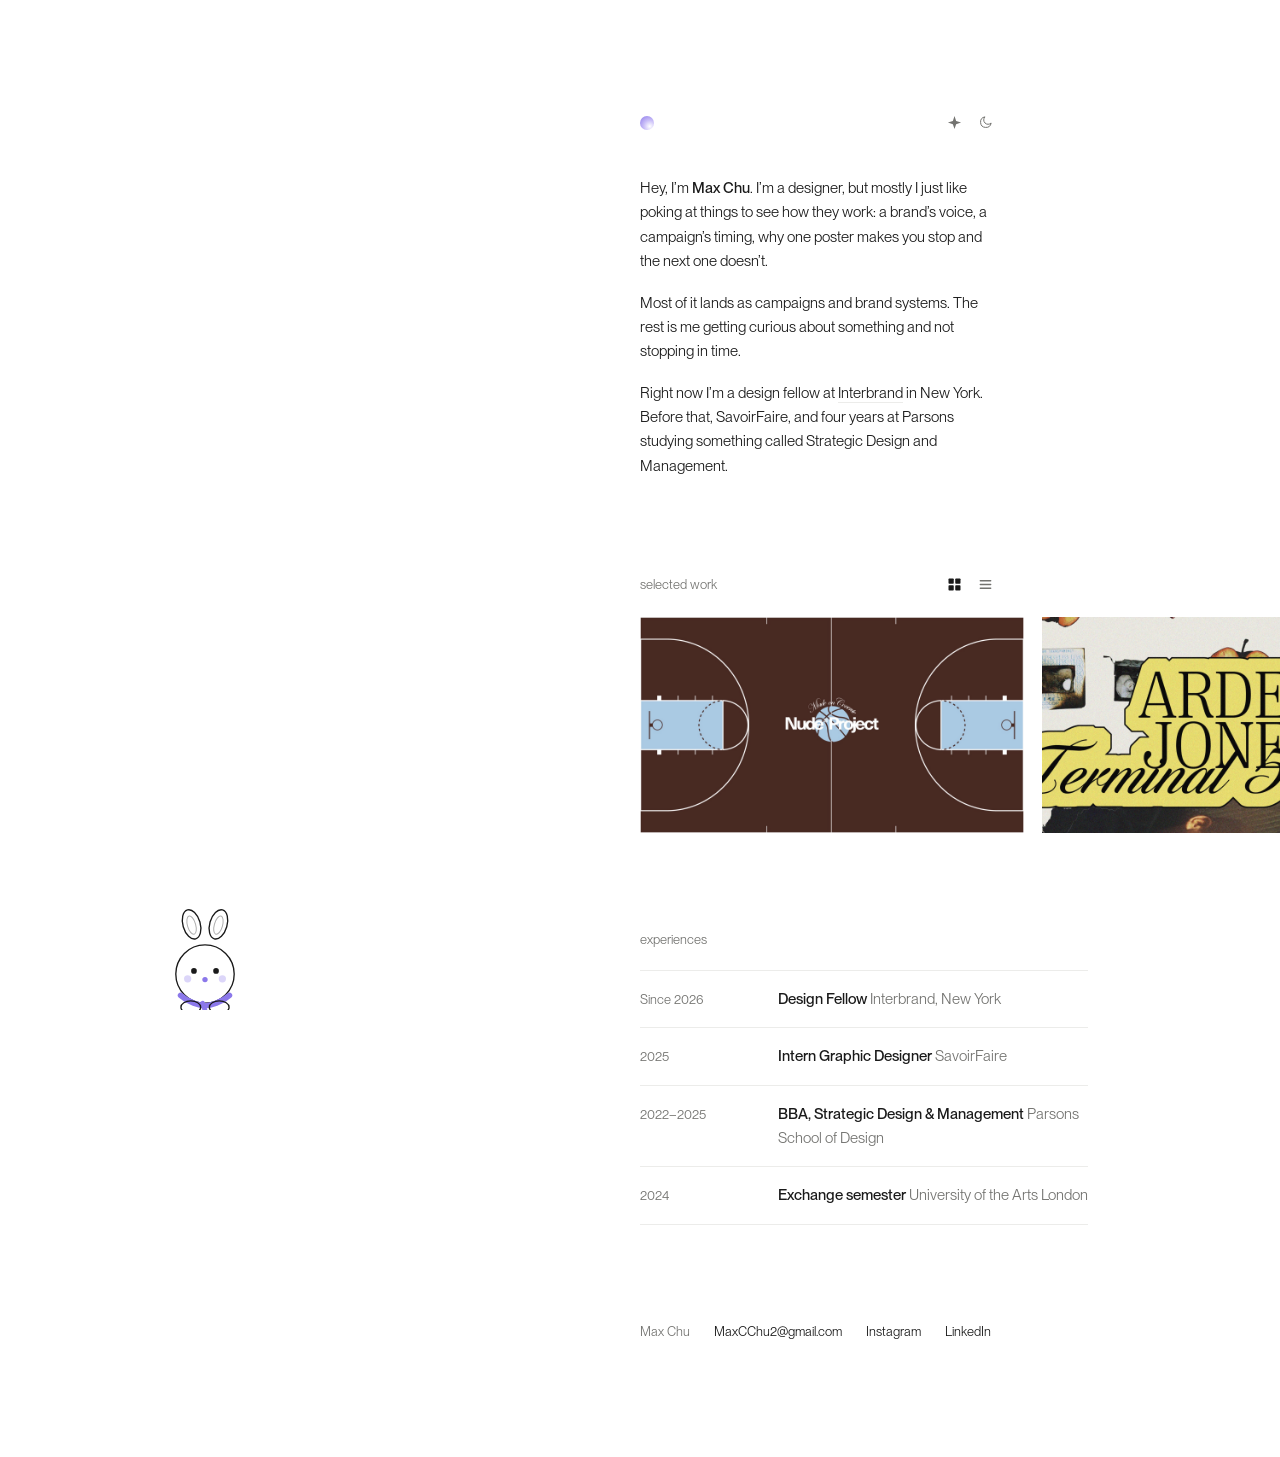
<file: index.html>
<!doctype html>
<html lang="en">
<head>
<meta charset="utf-8">
<meta name="viewport" content="width=device-width, initial-scale=1">
<title>Max Chu · campaign & brand design</title>
<meta name="description" content="Max Chu. Campaigns and brands, made in New York.">
<link rel="icon" href="assets/favicon.svg" type="image/svg+xml">
<meta name="color-scheme" content="light dark">
<script>(function(){try{var t=localStorage.getItem('theme');if(t==='light'||t==='dark')document.documentElement.setAttribute('data-theme',t);}catch(e){}})();</script>
<link rel="preload" as="font" type="font/woff2" crossorigin href="assets/fonts/PPNeueMontreal-Book.woff2">
<link rel="stylesheet" href="assets/css/style.css?v=1789846102">
</head>
<body>
<a class="skip" href="#main">Skip to content</a>
<main id="main" class="sheet">
  <div class="bay">
  <div class="top">
    <button type="button" class="mark" aria-label="Play basketball" aria-expanded="false"></button>
    <div class="tools">
      <button type="button" data-act="special" aria-pressed="false" aria-label="Special mode"><svg viewBox="0 0 24 24" fill="currentColor" aria-hidden="true"><path d="M12 1.5 14.6 9.4 22.5 12 14.6 14.6 12 22.5 9.4 14.6 1.5 12 9.4 9.4Z"/></svg></button>
      <button type="button" data-act="mode" aria-label="Switch theme"><svg viewBox="0 0 24 24" fill="none" stroke="currentColor" stroke-width="1.6" aria-hidden="true"><path d="M21 12.8A8.5 8.5 0 1 1 11.2 3a6.6 6.6 0 0 0 9.8 9.8Z"/></svg></button>
    </div>
  </div>
  <h1 class="sr-only">Max Chu, campaign and brand designer</h1>

  <div class="intro fade">
    <p>Hey, I’m <strong>Max Chu</strong>. I’m a designer, but mostly I just like poking at things to see how they work: a brand’s voice, a campaign’s timing, why one poster makes you stop and the next one doesn’t.</p>
    <p>Most of it lands as campaigns and brand systems. The rest is me getting curious about something and not stopping in time.</p>
    <p>Right now I’m a design fellow at <a href="https://interbrand.com">Interbrand</a> in New York. Before that, SavoirFaire, and four years at Parsons studying something called Strategic Design and Management.</p>
  </div>

  <section class="work fade" data-view="grid">
    <div class="work__bar">
      <h2 class="eyebrow">selected work</h2>
      <div class="viewtoggle" role="group" aria-label="View">
        <button type="button" data-view="grid" aria-pressed="true" aria-label="Image view"><svg viewBox="0 0 20 20" fill="currentColor" aria-hidden="true"><rect x="2" y="2" width="7" height="7" rx="1"/><rect x="11" y="2" width="7" height="7" rx="1"/><rect x="2" y="11" width="7" height="7" rx="1"/><rect x="11" y="11" width="7" height="7" rx="1"/></svg></button>
        <button type="button" data-view="list" aria-pressed="false" aria-label="List view"><svg viewBox="0 0 20 20" fill="none" stroke="currentColor" stroke-width="1.7" stroke-linecap="round" aria-hidden="true"><path d="M3 5h14M3 10h14M3 15h14"/></svg></button>
      </div>
    </div>
    <div class="rail" tabindex="0" role="region" aria-label="Selected work" data-lenis-prevent>
      <a class="slide" href="work/nude-project.html" data-project="nude-project" aria-label="Open Made on Concrete"><img fetchpriority="high" src="assets/img/nude-project/04.jpg" alt="Nude Project — Made on Concrete"></a><a class="slide" href="work/arden-jones.html" data-project="arden-jones" aria-label="Open Age Tape Tour"><img loading="lazy" src="assets/img/arden-jones/01.jpg" alt="Arden Jones — Age Tape Tour"></a><a class="slide" href="work/scuffers.html" data-project="scuffers" aria-label="Open Scuffers Marketing Proposal"><img loading="lazy" src="assets/img/scuffers/01.jpg" alt="Scuffers — Scuffers Marketing Proposal"></a><a class="slide" href="work/76x.html" data-project="76x" aria-label="Open 76X"><img loading="lazy" src="assets/img/76x/03.jpg" alt="76X — 76X"></a><a class="slide" href="work/kona.html" data-project="kona" aria-label="Open Kona Coffee Roasters"><img loading="lazy" src="assets/img/kona/01.jpg" alt="Kona Coffee Roasters — Kona Coffee Roasters"></a><a class="slide" href="work/proper-company.html" data-project="proper-company" aria-label="Open Proper Company"><img loading="lazy" src="assets/img/proper-company/04.jpg" alt="Proper Company — Proper Company"></a><a class="slide" href="work/akaro.html" data-project="akaro" aria-label="Open Akaro"><img loading="lazy" src="assets/img/akaro/01.jpg" alt="Akaro — Akaro"></a><a class="slide" href="work/layr.html" data-project="layr" aria-label="Open Layr"><img loading="lazy" src="assets/img/layr/01.jpg" alt="Layr — Layr"></a><a class="slide" href="work/designing-confidence-through-space.html" data-project="designing-confidence-through-space" aria-label="Open Designing Confidence Through Space"><img loading="lazy" src="assets/img/designing-confidence-through-space/01.jpg" alt="Designing Confidence Through Space — Designing Confidence Through Space"></a>
    </div>
    <div class="worklist">
    <a class="wrow" href="work/proper-company.html" data-project="proper-company" data-img="assets/img/proper-company/04.jpg"><span class="wrow__lead"><span class="wrow__title">Proper Company</span><span class="wrow__yr">2026</span></span><span class="wrow__cat">Branding</span></a>
    <a class="wrow" href="work/layr.html" data-project="layr" data-img="assets/img/layr/01.jpg"><span class="wrow__lead"><span class="wrow__title">Layr</span><span class="wrow__yr">2026</span></span><span class="wrow__cat">Interface</span></a>
    <a class="wrow" href="work/nude-project.html" data-project="nude-project" data-img="assets/img/nude-project/04.jpg"><span class="wrow__lead"><span class="wrow__title">Made on Concrete</span><span class="wrow__yr">2025</span></span><span class="wrow__cat">Campaign</span></a>
    <a class="wrow" href="work/76x.html" data-project="76x" data-img="assets/img/76x/03.jpg"><span class="wrow__lead"><span class="wrow__title">76X</span><span class="wrow__yr">2025</span></span><span class="wrow__cat">Branding</span></a>
    <a class="wrow" href="work/kona.html" data-project="kona" data-img="assets/img/kona/01.jpg"><span class="wrow__lead"><span class="wrow__title">Kona Coffee Roasters</span><span class="wrow__yr">2025</span></span><span class="wrow__cat">Rebrand</span></a>
    <a class="wrow" href="work/akaro.html" data-project="akaro" data-img="assets/img/akaro/01.jpg"><span class="wrow__lead"><span class="wrow__title">Akaro</span><span class="wrow__yr">2025</span></span><span class="wrow__cat">Product</span></a>
    <a class="wrow" href="work/arden-jones.html" data-project="arden-jones" data-img="assets/img/arden-jones/01.jpg"><span class="wrow__lead"><span class="wrow__title">Age Tape Tour</span><span class="wrow__yr">2024</span></span><span class="wrow__cat">Campaign</span></a>
    <a class="wrow" href="work/scuffers.html" data-project="scuffers" data-img="assets/img/scuffers/01.jpg"><span class="wrow__lead"><span class="wrow__title">Scuffers Marketing Proposal</span><span class="wrow__yr">2024</span></span><span class="wrow__cat">Strategy</span></a>
    <a class="wrow" href="work/designing-confidence-through-space.html" data-project="designing-confidence-through-space" data-img="assets/img/designing-confidence-through-space/01.jpg"><span class="wrow__lead"><span class="wrow__title">Designing Confidence Through Space</span><span class="wrow__yr">2024</span></span><span class="wrow__cat">Research</span></a>
    </div>
  </section>

  <section class="exp fade">
    <h2 class="eyebrow">experiences</h2>
      <div class="row"><time>Since 2026</time><div><b>Design Fellow</b> <span>Interbrand, New York</span></div></div>
      <div class="row"><time>2025</time><div><b>Intern Graphic Designer</b> <span>SavoirFaire</span></div></div>
      <div class="row"><time>2022–2025</time><div><b>BBA, Strategic Design &amp; Management</b> <span>Parsons School of Design</span></div></div>
      <div class="row"><time>2024</time><div><b>Exchange semester</b> <span>University of the Arts London</span></div></div>
  </section>

  <footer class="foot">
    <span>Max Chu</span>
    <a href="mailto:MaxCChu2@gmail.com">MaxCChu2@gmail.com</a>
    <a href="https://www.instagram.com/maxcchu2/" target="_blank" rel="noopener">Instagram</a>
    <a href="https://www.linkedin.com/in/maxcchu2/" target="_blank" rel="noopener">LinkedIn</a>
  </footer>
  </div>
</main>
<div class="peek" aria-hidden="true"><img alt=""><img alt=""></div>
<div class="ambient" aria-hidden="true"></div>
<div class="hoops" id="hoops" hidden>
  <div class="hoops__rig">
    <div class="hoops__board" aria-hidden="true"></div>
    <svg viewBox="0 0 120 96" fill="none" stroke="currentColor"
         stroke-linecap="round" stroke-linejoin="round" aria-hidden="true">
      <defs>
        <linearGradient id="rimGrad" x1="0" y1="0" x2="0" y2="1">
          <stop class="hoops__rim-stop" offset="0%" stop-opacity="0.9"/>
          <stop class="hoops__rim-stop" offset="100%" stop-opacity="0.45"/>
        </linearGradient>
      </defs>
      <ellipse class="hoops__rim" cx="60" cy="54" rx="22" ry="5.5" stroke="url(#rimGrad)" stroke-width="2.4"/>
      <ellipse class="hoops__rim-inner" cx="60" cy="54" rx="17.5" ry="4.2" stroke-width="1"/>
      <path class="hoops__net" stroke-width="1.3" opacity="0.55"
            d="M43 56 L48 88 M51.5 56.5 L54.5 88 M60 57 L60 90 M68.5 56.5 L65.5 88 M77 56 L72 88"/>
      <path class="hoops__net" stroke-width="1.3" opacity="0.55"
            d="M45.5 67 Q60 72.5 74.5 67 M47.5 78 Q60 83 72.5 78"/>
    </svg>
    <span class="hoops__score" id="hoopScore">0</span>
  </div>
  <button class="hoops__ball" id="hoopBall" type="button" aria-label="Basketball, drag to shoot">
    <svg viewBox="0 0 44 44" fill="none" stroke-width="2" stroke-linecap="round" aria-hidden="true">
      <circle class="hoops__seam hoops__seam--edge" cx="22" cy="22" r="20.3"/>
      <path class="hoops__seam" d="M22 1.7v40.6M1.7 22h40.6M7 8c8 6.5 22 6.5 30 0M7 36c8-6.5 22-6.5 30 0"/>
    </svg>
    <span class="hoops__reticle" aria-hidden="true"></span>
  </button>
  <p class="hoops__hint" id="hoopHint">drag and release to shoot</p>
  <svg class="hoops__aim" id="hoopAim" aria-hidden="true"><line x1="0" y1="0" x2="0" y2="0"/></svg>
</div>
<div class="bunny" id="bunny" aria-hidden="true">
  <svg viewBox="0 0 120 150" fill="none" stroke="currentColor" stroke-width="1.7"
       stroke-linecap="round" stroke-linejoin="round">
    <ellipse cx="43" cy="41" rx="11" ry="19" transform="rotate(-16 43 41)"/>
    <ellipse cx="77" cy="41" rx="11" ry="19" transform="rotate(16 77 41)"/>
    <ellipse class="bunny__inner" cx="43" cy="42" rx="5.2" ry="12" transform="rotate(-16 43 42)" stroke-width="1.3"/>
    <ellipse class="bunny__inner" cx="77" cy="42" rx="5.2" ry="12" transform="rotate(16 77 42)" stroke-width="1.3"/>
    <circle cx="60" cy="104" r="37"/>
    <circle cx="46" cy="100" r="3.6" fill="currentColor" stroke="none"/>
    <circle cx="74" cy="100" r="3.6" fill="currentColor" stroke="none"/>
    <circle class="bunny__blush" cx="38" cy="110" r="4.6" stroke="none"/>
    <circle class="bunny__blush" cx="82" cy="110" r="4.6" stroke="none"/>
    <circle class="bunny__nose" cx="60" cy="111" r="3.4" stroke="none"/>
    <path class="bunny__scarf" d="M29 131c10 9 24 13 31 13s21-4 31-13" stroke-width="7"/>
    <path class="bunny__scarf" d="M57 141l4 12" stroke-width="6"/>
    <ellipse cx="42" cy="146" rx="12.5" ry="8"/>
    <ellipse cx="78" cy="146" rx="12.5" ry="8"/>
  </svg>
</div>
<div class="modal" id="modal" role="dialog" aria-modal="true" aria-labelledby="modal-title" hidden>
    <div class="modal__scrim" data-close></div>
    <button class="modal__close" type="button" aria-label="Close" data-close>
      <svg viewBox="0 0 24 24" fill="none" stroke="currentColor" stroke-width="1.6" aria-hidden="true"><path d="M6 6l12 12M18 6L6 18"/></svg>
    </button>
    <button class="modal__nav modal__prev" type="button" aria-label="Previous project">
      <svg viewBox="0 0 24 24" fill="none" stroke="currentColor" stroke-width="1.7" stroke-linecap="round" stroke-linejoin="round" aria-hidden="true"><path d="M15 5l-7 7 7 7"/></svg>
    </button>
    <button class="modal__nav modal__next" type="button" aria-label="Next project">
      <svg viewBox="0 0 24 24" fill="none" stroke="currentColor" stroke-width="1.7" stroke-linecap="round" stroke-linejoin="round" aria-hidden="true"><path d="M9 5l7 7-7 7"/></svg>
    </button>
    <div class="modal__card" data-lenis-prevent><div class="modal__body"></div></div>
  </div>
  <div class="zoom" id="zoom" role="dialog" aria-modal="true" aria-label="Enlarged image" hidden>
    <div class="zoom__scrim" data-close></div>
    <button class="zoom__nav zoom__prev" type="button" aria-label="Previous image">
      <svg viewBox="0 0 24 24" fill="none" stroke="currentColor" stroke-width="1.7" stroke-linecap="round" stroke-linejoin="round" aria-hidden="true"><path d="M15 5l-7 7 7 7"/></svg>
    </button>
    <button class="zoom__nav zoom__next" type="button" aria-label="Next image">
      <svg viewBox="0 0 24 24" fill="none" stroke="currentColor" stroke-width="1.7" stroke-linecap="round" stroke-linejoin="round" aria-hidden="true"><path d="M9 5l7 7-7 7"/></svg>
    </button>
    <figure class="zoom__fig"><img alt="" class="shown"><img alt=""></figure>
  </div>
<script>window.MC_PROJECTS={"nude-project": {"title": "Made on Concrete", "cat": "Campaign", "year": "2025", "desc": ["Made on Concrete is a conceptual project for Nude Project that celebrates the culture of street basketball. Instead of the spectacle of professional sport, it focuses on the raw, social energy of pickup games: friends gathering on the court, and the playful competition that lives between shots.", "The project frames basketball not as a performance but as a mood: a place to hang out, connect, and share the rhythm of the game."], "n": 16, "skip": [10, 16]}, "arden-jones": {"title": "Age Tape Tour", "cat": "Campaign", "year": "2024", "desc": ["A conceptual promotional campaign for Arden Jones and the Age Tape Tour, built around a raw, vintage-inspired aesthetic. Abstract visuals and subtle pops of colour translate the atmosphere of the music into an expressive promotional identity."], "n": 7, "skip": []}, "scuffers": {"title": "Scuffers Marketing Proposal", "cat": "Strategy", "year": "2024", "desc": ["This marketing proposal presents a case for Scuffers’ strategic entry into the U.S. market. Through a brand audit and analysis of trends in both global and local contexts, it outlines how Scuffers can anchor its brand identity and strengths to meet the needs of an American audience.", "It also suggests flexible marketing strategies and positioning to ensure long-term success in a highly competitive landscape."], "n": 15, "skip": []}, "76x": {"title": "76X", "cat": "Branding", "year": "2025", "desc": ["76X, located at historic Pier 76 along the Hudson River, is a cultural hub that transforms underutilised space into a premier destination for young artists to showcase their talents and gain exposure.", "The brand symbolises exploration and innovation, emphasising creative artistic expression. 76X aims to nurture emerging talent and foster community engagement through arts and culture."], "n": 15, "skip": []}, "kona": {"title": "Kona Coffee Roasters", "cat": "Rebrand", "year": "2025", "desc": ["Conceptual rebranding of New York City’s Kona Coffee Roasters. Established in 2017, Kona Coffee Roasters is the only coffee shop that brings Hawaii’s premium Kona coffee to New York City."], "n": 12, "skip": []}, "proper-company": {"title": "Proper Company", "cat": "Branding", "year": "2026", "desc": ["Proper Company is a conceptual social bar based in Hong Kong, designed for young creatives seeking connection without the pressures of performative networking.", "Positioned between a bar, members’ club, and creative space, it reframes social interaction as something more intentional, where conversation becomes the primary medium."], "n": 13, "skip": []}, "akaro": {"title": "Akaro", "cat": "Product", "year": "2025", "desc": ["Akaro is a desk-based light and sound object designed to guide your day through subtle shifts in atmosphere. Inspired by the logic of a traffic signal, it translates moments of focus, pause, and rest into a system of ambient cues.", "With a simple, tactile interface, Akaro lets users move seamlessly between states, turning light and sound into a quiet, continuous rhythm that supports both productivity and ease."], "n": 11, "skip": []}, "layr": {"title": "Layr", "cat": "Interface", "year": "2026", "desc": ["LAYR reframes weather as a system of influence, turning environmental data and context into actionable guidance.", "Weather apps are designed to inform, not to guide. While they provide accurate data (temperature, conditions, forecasts), they fail to translate it into meaningful, everyday decisions. Users are left to interpret how weather affects what they wear, how they move, or how they plan their day. Information exists, but usability stays passive: a gap between environmental data and lived experience.", "The design prioritises interpretation over presentation, shifting from “what the weather is” to “what the weather means.” Through a modular visual system and simplified decision cues, LAYR helps users navigate their day more intuitively, aligning data with behaviour, comfort, and routine."], "n": 15, "skip": []}, "designing-confidence-through-space": {"title": "Designing Confidence Through Space", "cat": "Research", "year": "2024", "desc": ["This study examines how architectural and aesthetic design affects self-confidence and workplace satisfaction. Using surveys, self-esteem scales, and qualitative feedback, it compares employees in enhanced versus standard workspaces.", "Findings highlight the role of design in shaping well-being and performance, with implications for architecture, fashion, and workplace practice."], "n": 8, "skip": []}};window.MC_ORDER=["nude-project", "arden-jones", "scuffers", "76x", "kona", "proper-company", "akaro", "layr", "designing-confidence-through-space"];</script>
<script src="assets/js/lenis.min.js" defer></script>
<script src="assets/js/main.js?v=1789846102" defer></script>
</body>
</html>
</file>
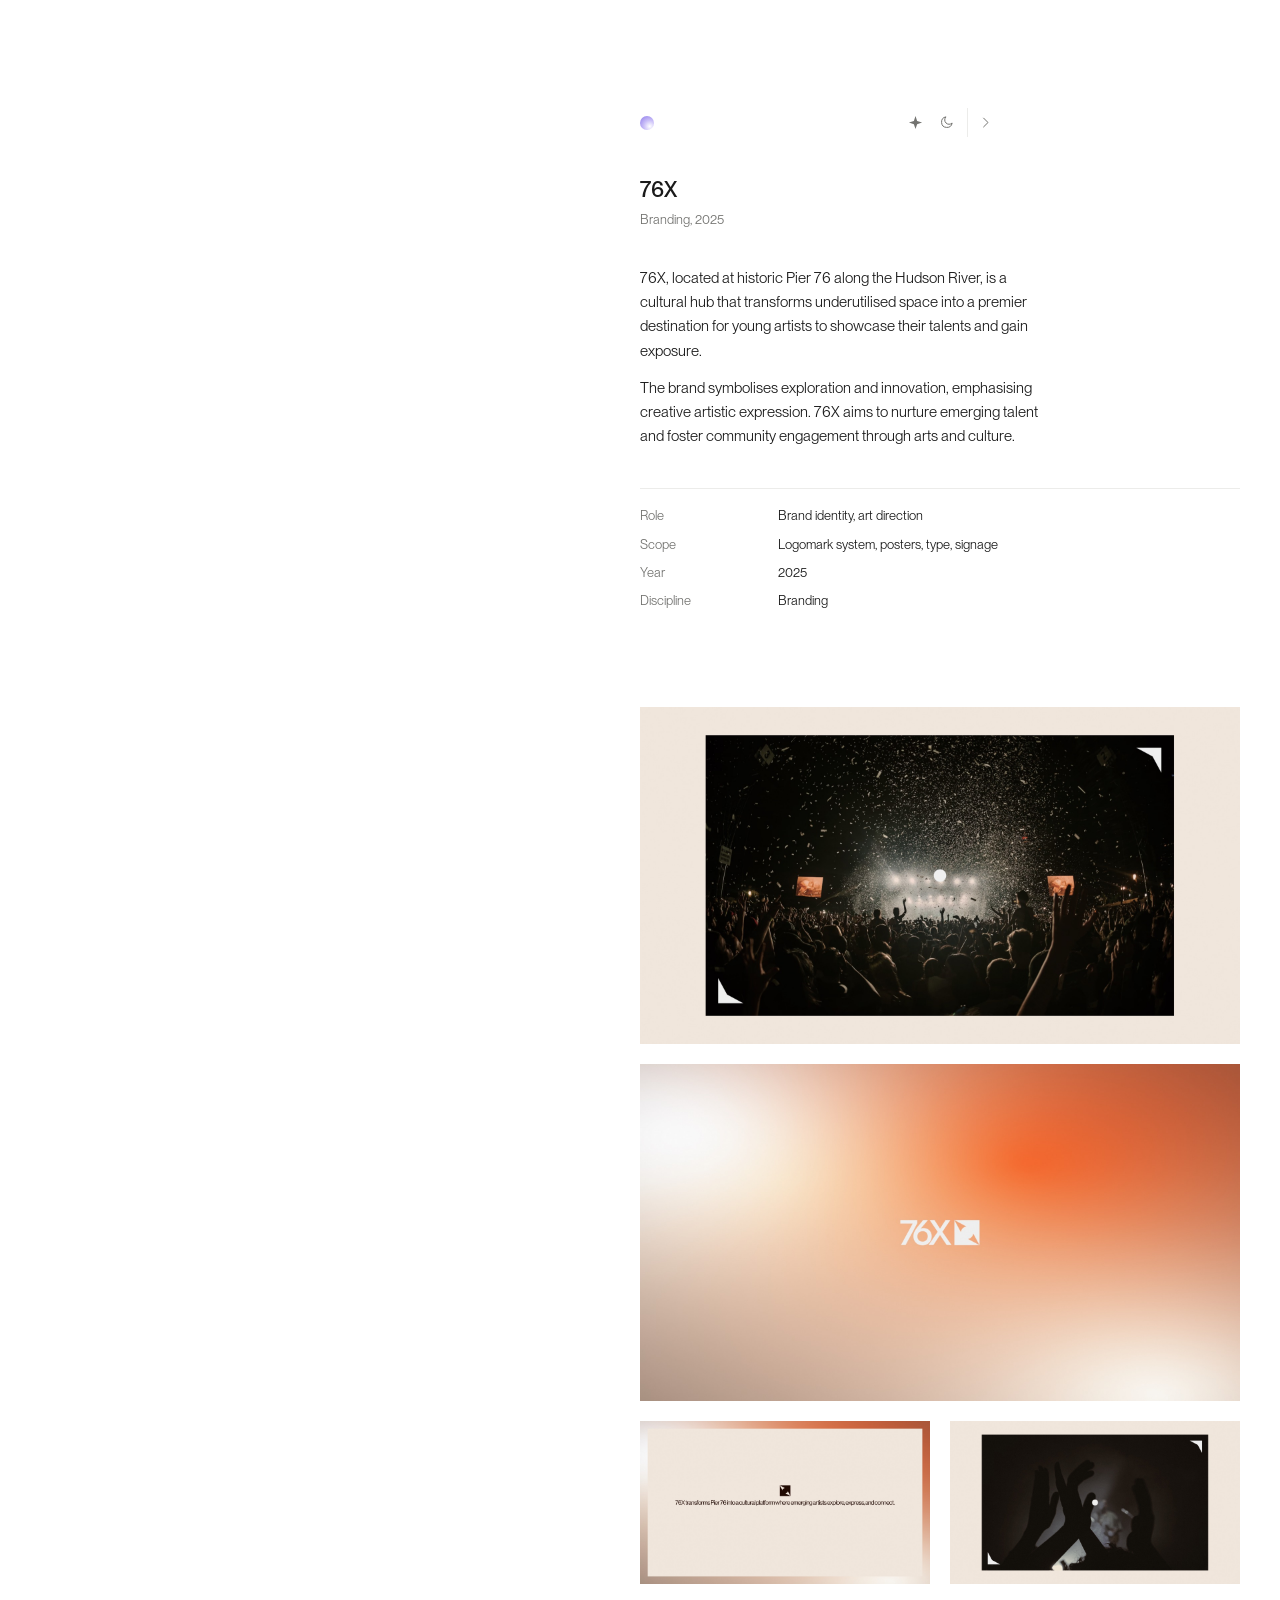
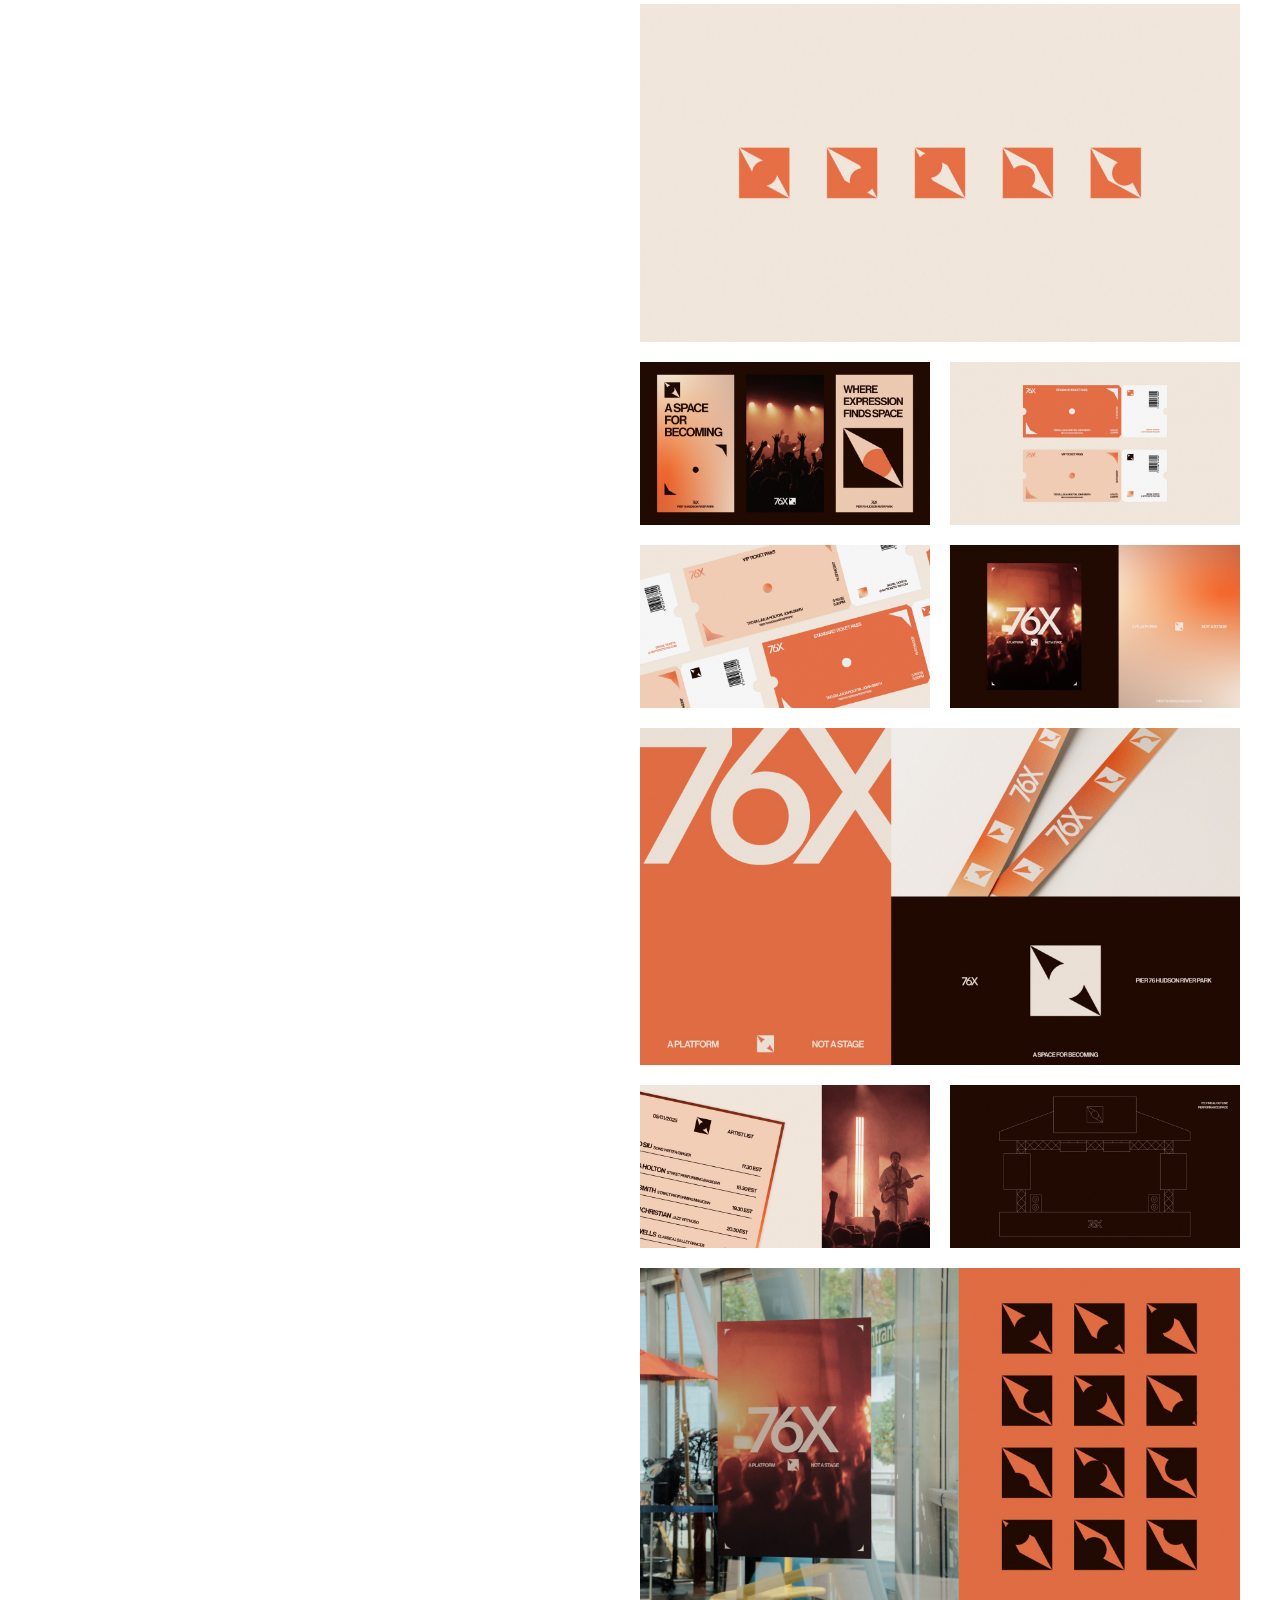
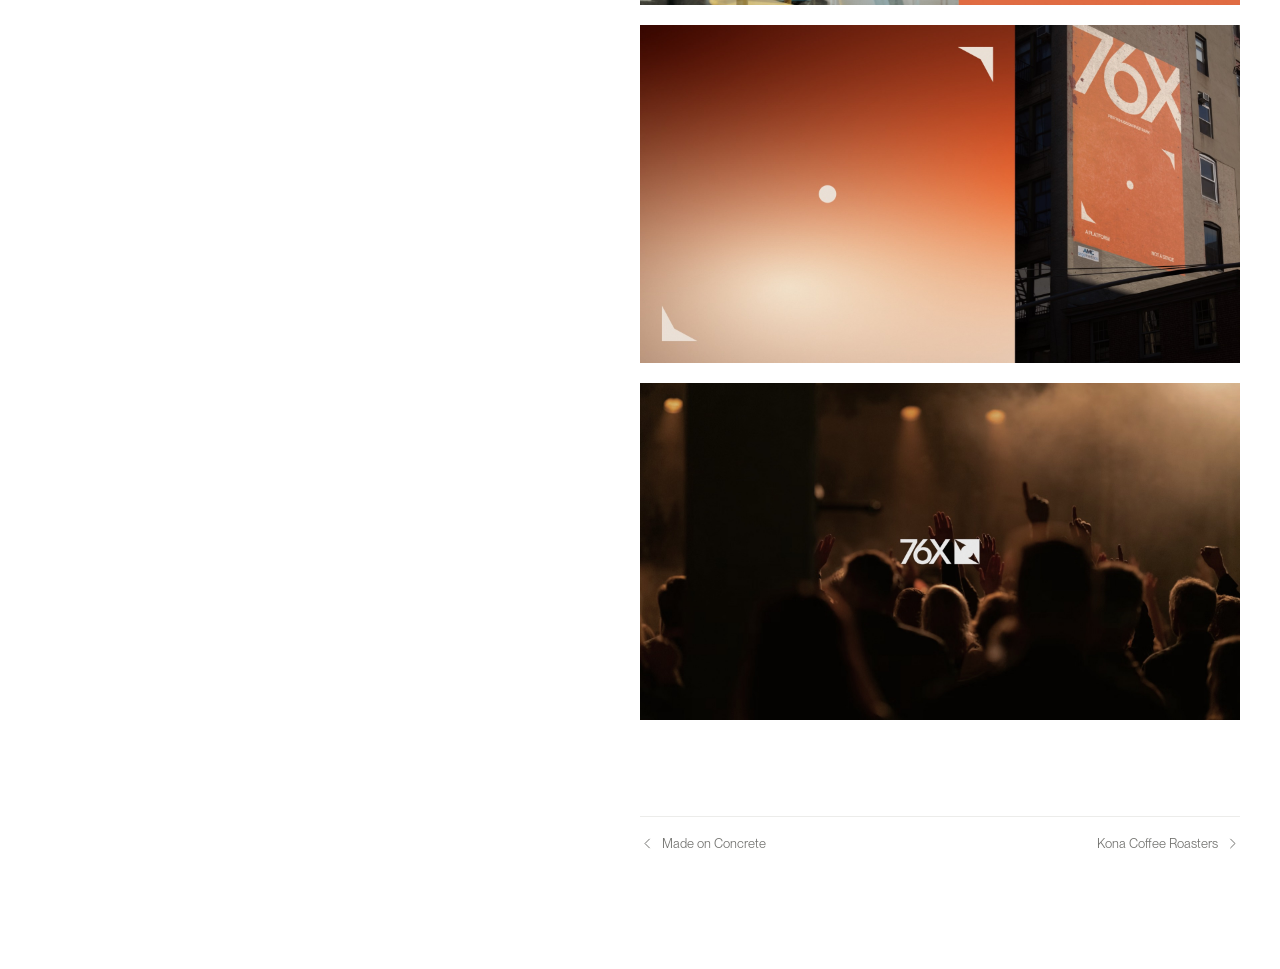
<file: work/76x.html>
<!doctype html>
<html lang="en">
<head>
<meta charset="utf-8">
<meta name="viewport" content="width=device-width, initial-scale=1">
<title>76X · Max Chu</title>
<meta name="description" content="76X, located at historic Pier 76 along the Hudson River, is a cultural hub that transforms underutilised space into a premier destination for young ar">
<link rel="icon" href="../assets/favicon.svg" type="image/svg+xml">
<meta name="color-scheme" content="light dark">
<script>(function(){try{var t=localStorage.getItem('theme');if(t==='light'||t==='dark')document.documentElement.setAttribute('data-theme',t);}catch(e){}})();</script>
<link rel="preload" as="font" type="font/woff2" crossorigin href="../assets/fonts/PPNeueMontreal-Book.woff2">
<link rel="stylesheet" href="../assets/css/style.css?v=1789846102">
</head>
<body>
<a class="skip" href="#main">Skip to content</a>
<main id="main" class="sheet sheet--case">
  <div class="bay">
    <div class="top">
      <a class="mark" href="../index.html" aria-label="Back to Max Chu"></a>
      <div class="tools">
        <button type="button" data-act="special" aria-pressed="false" aria-label="Special mode"><svg viewBox="0 0 24 24" fill="currentColor" aria-hidden="true"><path d="M12 1.5 14.6 9.4 22.5 12 14.6 14.6 12 22.5 9.4 14.6 1.5 12 9.4 9.4Z"/></svg></button>
        <button type="button" data-act="mode" aria-label="Switch theme"><svg viewBox="0 0 24 24" fill="none" stroke="currentColor" stroke-width="1.6" aria-hidden="true"><path d="M21 12.8A8.5 8.5 0 1 1 11.2 3a6.6 6.6 0 0 0 9.8 9.8Z"/></svg></button>
        <a class="tools__next" href="kona.html" rel="next" aria-label="Next project, Kona Coffee Roasters"><svg viewBox="0 0 24 24" fill="none" stroke="currentColor" stroke-width="1.6" stroke-linecap="round" stroke-linejoin="round" aria-hidden="true"><path d="M9 5l7 7-7 7"/></svg></a>
      </div>
    </div>
    <article class="case__body">
      <h1>76X</h1>
      <p class="case__meta">Branding, 2025</p>
      <div class="case__text"><p>76X, located at historic Pier 76 along the Hudson River, is a cultural hub that transforms underutilised space into a premier destination for young artists to showcase their talents and gain exposure.</p><p>The brand symbolises exploration and innovation, emphasising creative artistic expression. 76X aims to nurture emerging talent and foster community engagement through arts and culture.</p></div>
      <dl class="case__facts"><dt>Role</dt><dd>Brand identity, art direction</dd><dt>Scope</dt><dd>Logomark system, posters, type, signage</dd><dt>Year</dt><dd>2025</dd><dt>Discipline</dt><dd>Branding</dd></dl>
      <div class="case__shots"><img fetchpriority="high" src="../assets/img/76x/03.jpg" alt="76X"><img loading="lazy" src="../assets/img/76x/01.jpg" alt="76X, detail"><div class="case__row"><img loading="lazy" src="../assets/img/76x/02.jpg" alt="76X, detail"><img loading="lazy" src="../assets/img/76x/04.jpg" alt="76X, detail"></div><img loading="lazy" src="../assets/img/76x/05.jpg" alt="76X, detail"><div class="case__row"><img loading="lazy" src="../assets/img/76x/06.jpg" alt="76X, detail"><img loading="lazy" src="../assets/img/76x/07.jpg" alt="76X, detail"></div><div class="case__row"><img loading="lazy" src="../assets/img/76x/08.jpg" alt="76X, detail"><img loading="lazy" src="../assets/img/76x/09.jpg" alt="76X, detail"></div><img loading="lazy" src="../assets/img/76x/10.jpg" alt="76X, detail"><div class="case__row"><img loading="lazy" src="../assets/img/76x/11.jpg" alt="76X, detail"><img loading="lazy" src="../assets/img/76x/12.jpg" alt="76X, detail"></div><img loading="lazy" src="../assets/img/76x/13.jpg" alt="76X, detail"><img loading="lazy" src="../assets/img/76x/14.jpg" alt="76X, detail"><img loading="lazy" src="../assets/img/76x/15.jpg" alt="76X, detail"></div>
      <nav class="case__nav"><a class="case__step case__step--prev" href="nude-project.html" rel="prev" aria-label="Previous project, Made on Concrete"><svg viewBox="0 0 24 24" fill="none" stroke="currentColor" stroke-width="1.6" stroke-linecap="round" stroke-linejoin="round" aria-hidden="true"><path d="M15 5l-7 7 7 7"/></svg><span>Made on Concrete</span></a><a class="case__step case__step--next" href="kona.html" rel="next" aria-label="Next project, Kona Coffee Roasters"><span>Kona Coffee Roasters</span><svg viewBox="0 0 24 24" fill="none" stroke="currentColor" stroke-width="1.6" stroke-linecap="round" stroke-linejoin="round" aria-hidden="true"><path d="M9 5l7 7-7 7"/></svg></a></nav>
    </article>
  </div>
  <div class="zoom" id="zoom" role="dialog" aria-modal="true" aria-label="Enlarged image" hidden>
    <div class="zoom__scrim" data-close></div>
    <button class="zoom__nav zoom__prev" type="button" aria-label="Previous image">
      <svg viewBox="0 0 24 24" fill="none" stroke="currentColor" stroke-width="1.7" stroke-linecap="round" stroke-linejoin="round" aria-hidden="true"><path d="M15 5l-7 7 7 7"/></svg>
    </button>
    <button class="zoom__nav zoom__next" type="button" aria-label="Next image">
      <svg viewBox="0 0 24 24" fill="none" stroke="currentColor" stroke-width="1.7" stroke-linecap="round" stroke-linejoin="round" aria-hidden="true"><path d="M9 5l7 7-7 7"/></svg>
    </button>
    <figure class="zoom__fig"><img alt="" class="shown"><img alt=""></figure>
  </div>
</main>
<script src="../assets/js/lenis.min.js" defer></script>
<script src="../assets/js/main.js?v=1789846102" defer></script>
</body>
</html>
</file>
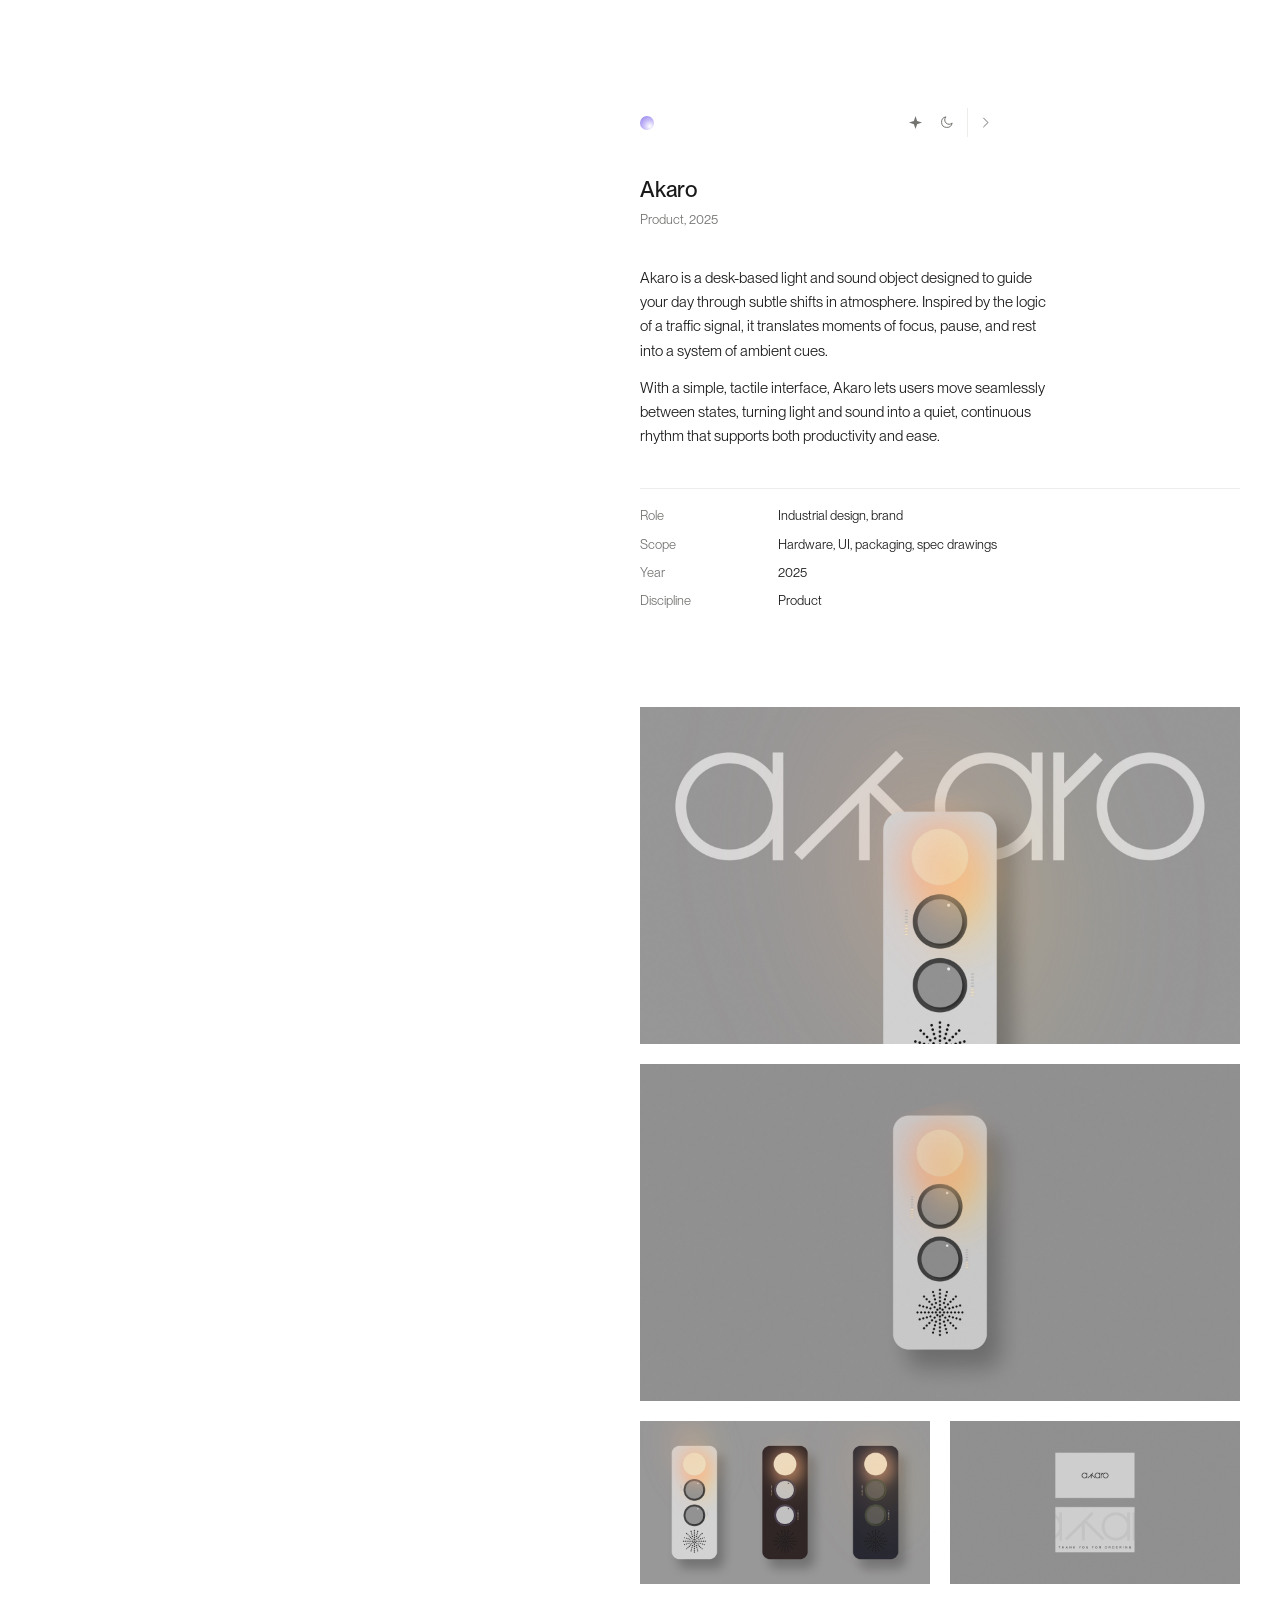
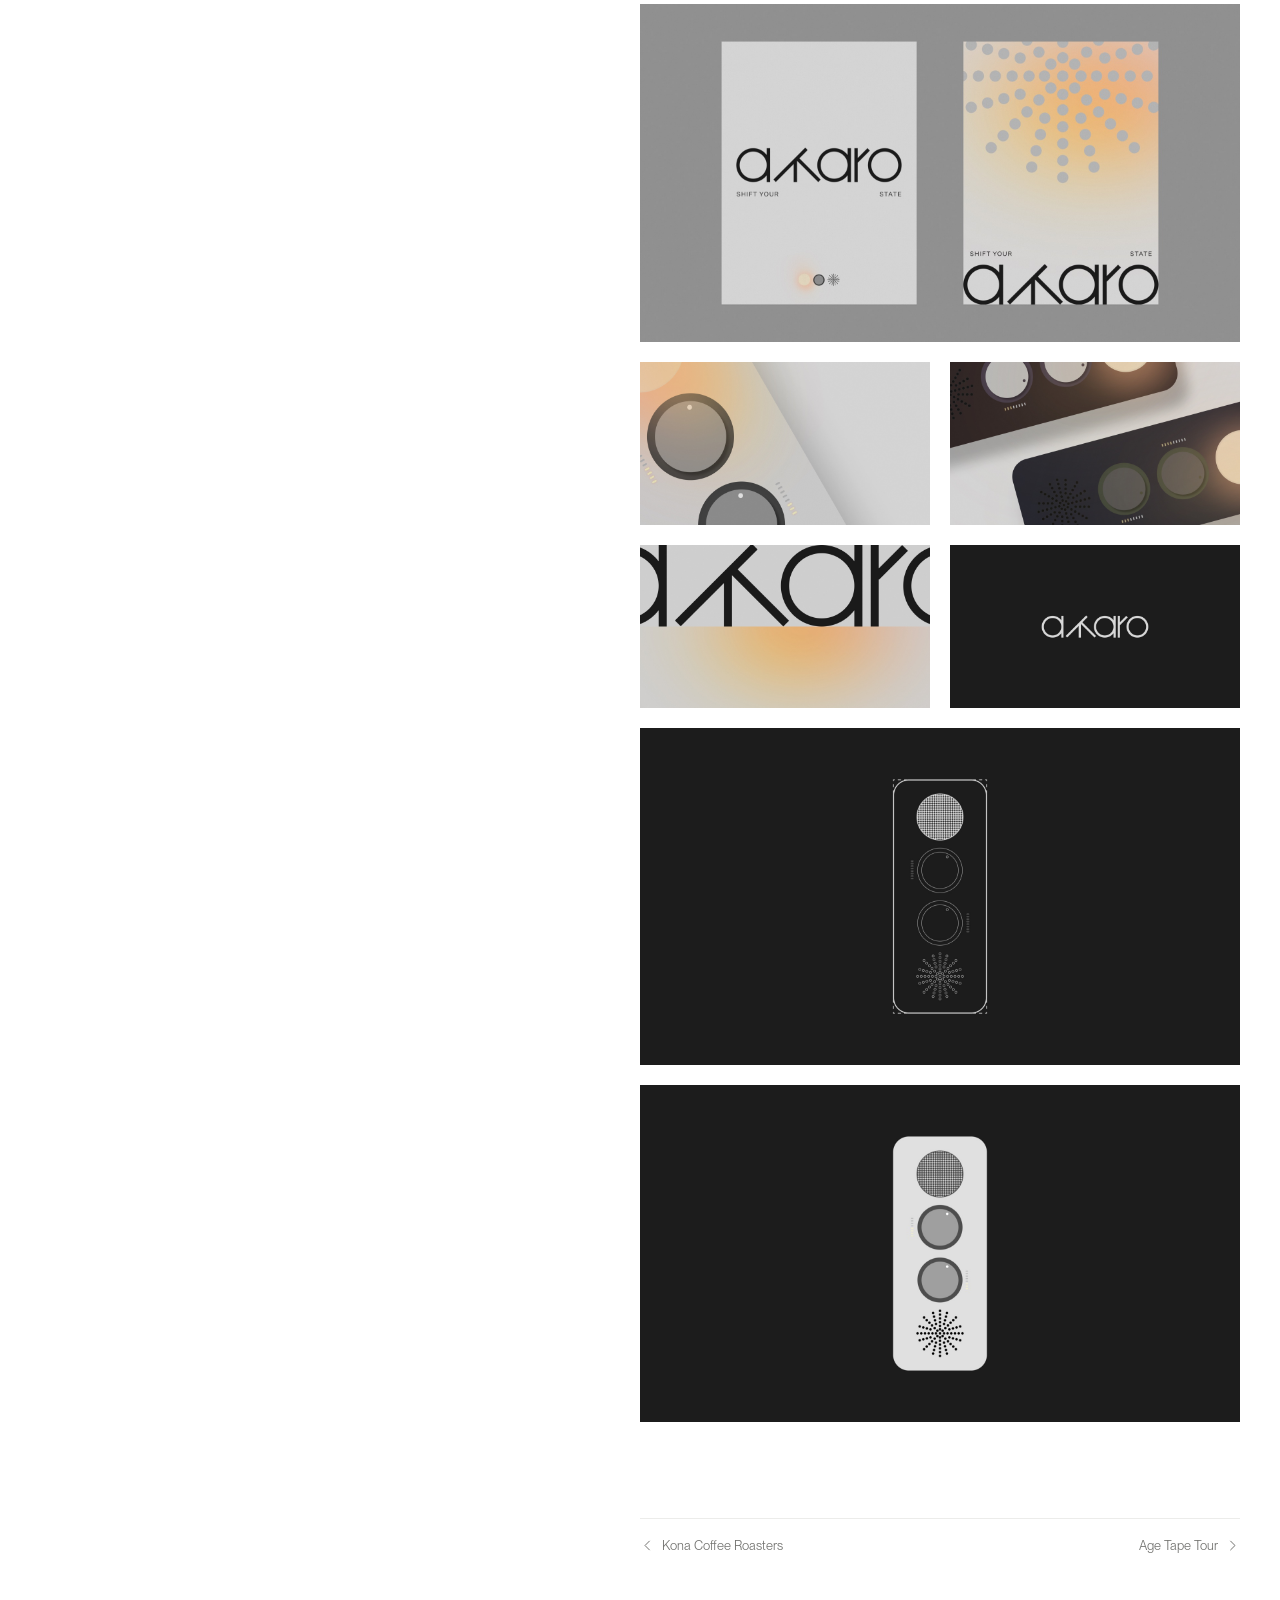
<file: work/akaro.html>
<!doctype html>
<html lang="en">
<head>
<meta charset="utf-8">
<meta name="viewport" content="width=device-width, initial-scale=1">
<title>Akaro · Max Chu</title>
<meta name="description" content="Akaro is a desk-based light and sound object designed to guide your day through subtle shifts in atmosphere. Inspired by the logic of a traffic signal">
<link rel="icon" href="../assets/favicon.svg" type="image/svg+xml">
<meta name="color-scheme" content="light dark">
<script>(function(){try{var t=localStorage.getItem('theme');if(t==='light'||t==='dark')document.documentElement.setAttribute('data-theme',t);}catch(e){}})();</script>
<link rel="preload" as="font" type="font/woff2" crossorigin href="../assets/fonts/PPNeueMontreal-Book.woff2">
<link rel="stylesheet" href="../assets/css/style.css?v=1789846102">
</head>
<body>
<a class="skip" href="#main">Skip to content</a>
<main id="main" class="sheet sheet--case">
  <div class="bay">
    <div class="top">
      <a class="mark" href="../index.html" aria-label="Back to Max Chu"></a>
      <div class="tools">
        <button type="button" data-act="special" aria-pressed="false" aria-label="Special mode"><svg viewBox="0 0 24 24" fill="currentColor" aria-hidden="true"><path d="M12 1.5 14.6 9.4 22.5 12 14.6 14.6 12 22.5 9.4 14.6 1.5 12 9.4 9.4Z"/></svg></button>
        <button type="button" data-act="mode" aria-label="Switch theme"><svg viewBox="0 0 24 24" fill="none" stroke="currentColor" stroke-width="1.6" aria-hidden="true"><path d="M21 12.8A8.5 8.5 0 1 1 11.2 3a6.6 6.6 0 0 0 9.8 9.8Z"/></svg></button>
        <a class="tools__next" href="arden-jones.html" rel="next" aria-label="Next project, Age Tape Tour"><svg viewBox="0 0 24 24" fill="none" stroke="currentColor" stroke-width="1.6" stroke-linecap="round" stroke-linejoin="round" aria-hidden="true"><path d="M9 5l7 7-7 7"/></svg></a>
      </div>
    </div>
    <article class="case__body">
      <h1>Akaro</h1>
      <p class="case__meta">Product, 2025</p>
      <div class="case__text"><p>Akaro is a desk-based light and sound object designed to guide your day through subtle shifts in atmosphere. Inspired by the logic of a traffic signal, it translates moments of focus, pause, and rest into a system of ambient cues.</p><p>With a simple, tactile interface, Akaro lets users move seamlessly between states, turning light and sound into a quiet, continuous rhythm that supports both productivity and ease.</p></div>
      <dl class="case__facts"><dt>Role</dt><dd>Industrial design, brand</dd><dt>Scope</dt><dd>Hardware, UI, packaging, spec drawings</dd><dt>Year</dt><dd>2025</dd><dt>Discipline</dt><dd>Product</dd></dl>
      <div class="case__shots"><img fetchpriority="high" src="../assets/img/akaro/01.jpg" alt="Akaro"><img loading="lazy" src="../assets/img/akaro/02.jpg" alt="Akaro, detail"><div class="case__row"><img loading="lazy" src="../assets/img/akaro/03.jpg" alt="Akaro, detail"><img loading="lazy" src="../assets/img/akaro/04.jpg" alt="Akaro, detail"></div><img loading="lazy" src="../assets/img/akaro/05.jpg" alt="Akaro, detail"><div class="case__row"><img loading="lazy" src="../assets/img/akaro/06.jpg" alt="Akaro, detail"><img loading="lazy" src="../assets/img/akaro/07.jpg" alt="Akaro, detail"></div><div class="case__row"><img loading="lazy" src="../assets/img/akaro/08.jpg" alt="Akaro, detail"><img loading="lazy" src="../assets/img/akaro/09.jpg" alt="Akaro, detail"></div><img loading="lazy" src="../assets/img/akaro/10.jpg" alt="Akaro, detail"><img loading="lazy" src="../assets/img/akaro/11.jpg" alt="Akaro, detail"></div>
      <nav class="case__nav"><a class="case__step case__step--prev" href="kona.html" rel="prev" aria-label="Previous project, Kona Coffee Roasters"><svg viewBox="0 0 24 24" fill="none" stroke="currentColor" stroke-width="1.6" stroke-linecap="round" stroke-linejoin="round" aria-hidden="true"><path d="M15 5l-7 7 7 7"/></svg><span>Kona Coffee Roasters</span></a><a class="case__step case__step--next" href="arden-jones.html" rel="next" aria-label="Next project, Age Tape Tour"><span>Age Tape Tour</span><svg viewBox="0 0 24 24" fill="none" stroke="currentColor" stroke-width="1.6" stroke-linecap="round" stroke-linejoin="round" aria-hidden="true"><path d="M9 5l7 7-7 7"/></svg></a></nav>
    </article>
  </div>
  <div class="zoom" id="zoom" role="dialog" aria-modal="true" aria-label="Enlarged image" hidden>
    <div class="zoom__scrim" data-close></div>
    <button class="zoom__nav zoom__prev" type="button" aria-label="Previous image">
      <svg viewBox="0 0 24 24" fill="none" stroke="currentColor" stroke-width="1.7" stroke-linecap="round" stroke-linejoin="round" aria-hidden="true"><path d="M15 5l-7 7 7 7"/></svg>
    </button>
    <button class="zoom__nav zoom__next" type="button" aria-label="Next image">
      <svg viewBox="0 0 24 24" fill="none" stroke="currentColor" stroke-width="1.7" stroke-linecap="round" stroke-linejoin="round" aria-hidden="true"><path d="M9 5l7 7-7 7"/></svg>
    </button>
    <figure class="zoom__fig"><img alt="" class="shown"><img alt=""></figure>
  </div>
</main>
<script src="../assets/js/lenis.min.js" defer></script>
<script src="../assets/js/main.js?v=1789846102" defer></script>
</body>
</html>
</file>
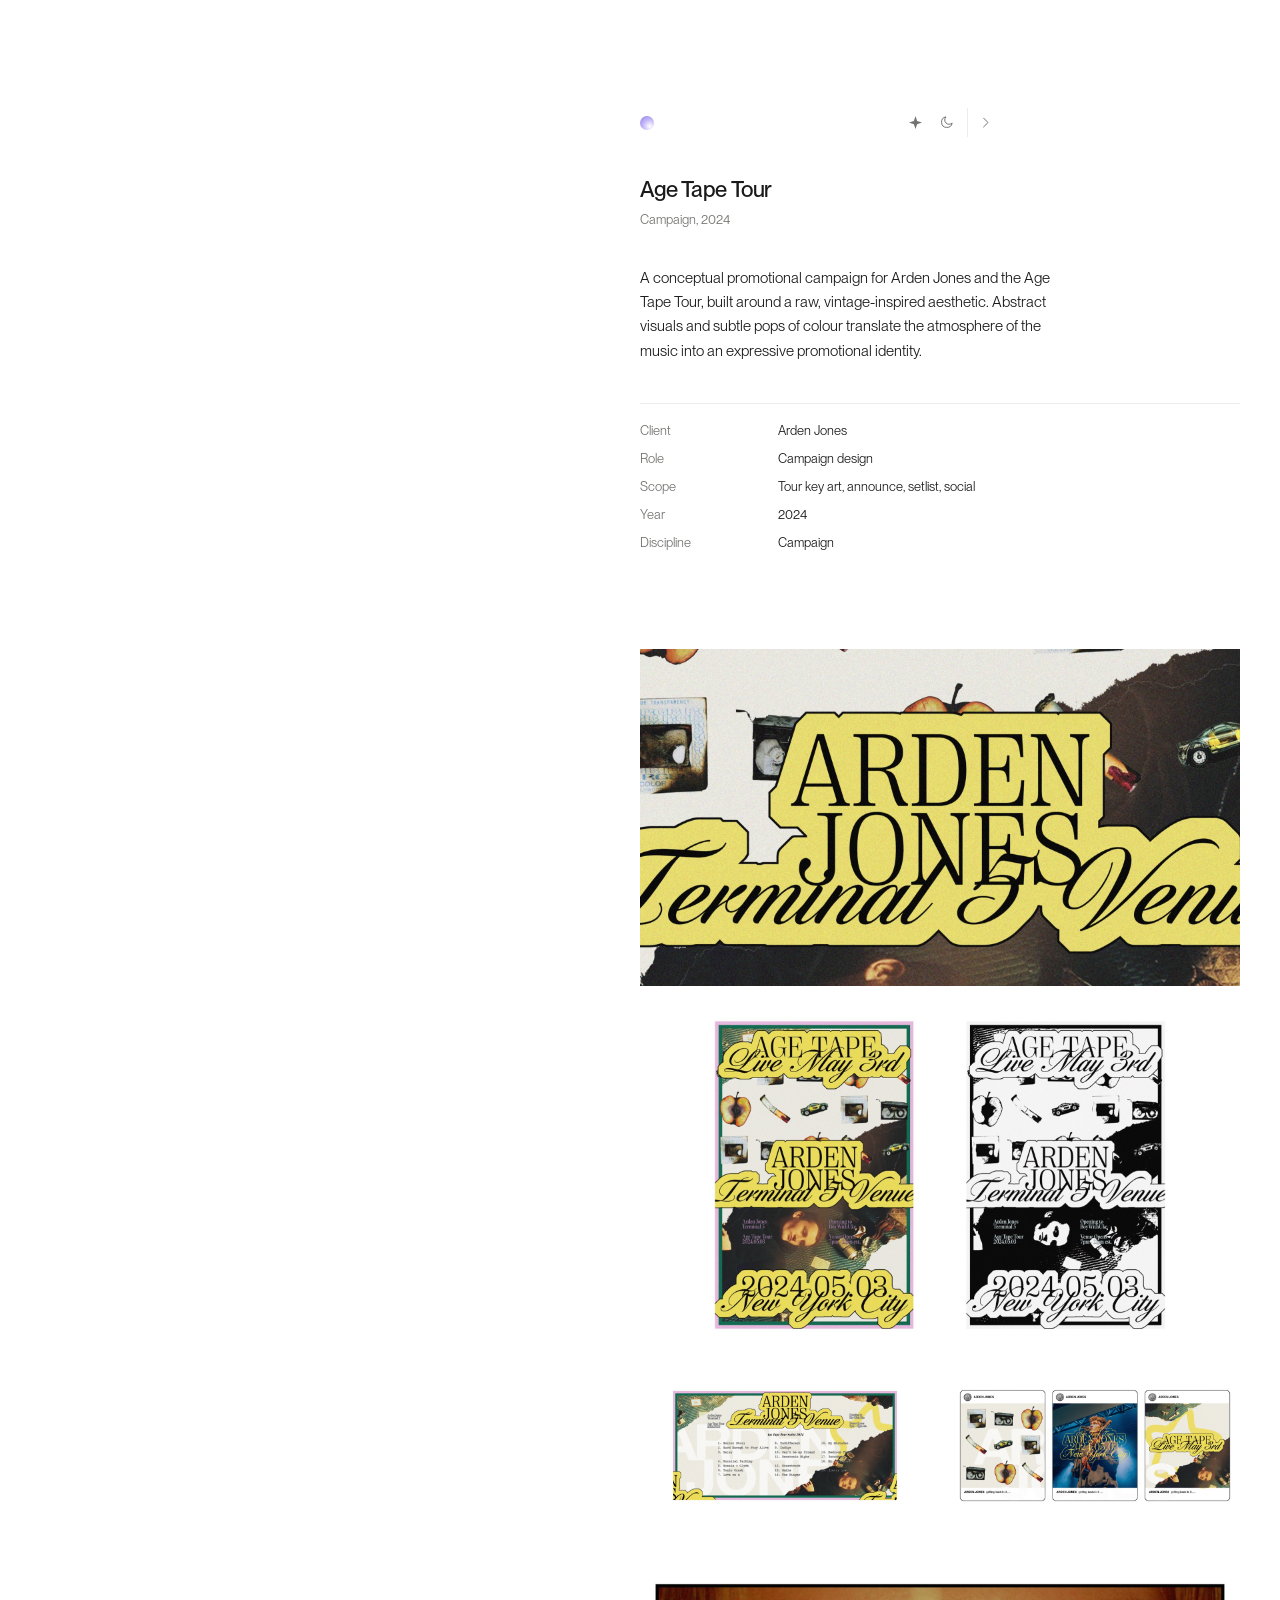
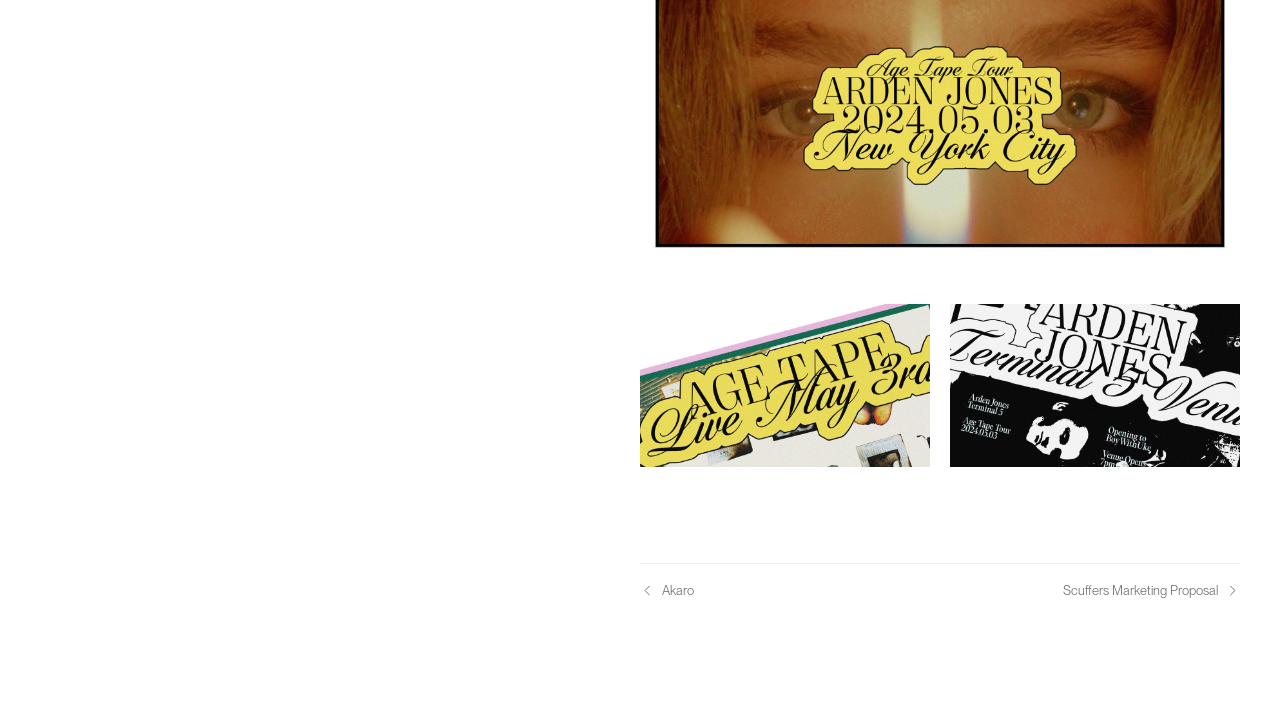
<file: work/arden-jones.html>
<!doctype html>
<html lang="en">
<head>
<meta charset="utf-8">
<meta name="viewport" content="width=device-width, initial-scale=1">
<title>Age Tape Tour · Max Chu</title>
<meta name="description" content="A conceptual promotional campaign for Arden Jones and the Age Tape Tour, built around a raw, vintage-inspired aesthetic. Abstract visuals and subtle p">
<link rel="icon" href="../assets/favicon.svg" type="image/svg+xml">
<meta name="color-scheme" content="light dark">
<script>(function(){try{var t=localStorage.getItem('theme');if(t==='light'||t==='dark')document.documentElement.setAttribute('data-theme',t);}catch(e){}})();</script>
<link rel="preload" as="font" type="font/woff2" crossorigin href="../assets/fonts/PPNeueMontreal-Book.woff2">
<link rel="stylesheet" href="../assets/css/style.css?v=1789846102">
</head>
<body>
<a class="skip" href="#main">Skip to content</a>
<main id="main" class="sheet sheet--case">
  <div class="bay">
    <div class="top">
      <a class="mark" href="../index.html" aria-label="Back to Max Chu"></a>
      <div class="tools">
        <button type="button" data-act="special" aria-pressed="false" aria-label="Special mode"><svg viewBox="0 0 24 24" fill="currentColor" aria-hidden="true"><path d="M12 1.5 14.6 9.4 22.5 12 14.6 14.6 12 22.5 9.4 14.6 1.5 12 9.4 9.4Z"/></svg></button>
        <button type="button" data-act="mode" aria-label="Switch theme"><svg viewBox="0 0 24 24" fill="none" stroke="currentColor" stroke-width="1.6" aria-hidden="true"><path d="M21 12.8A8.5 8.5 0 1 1 11.2 3a6.6 6.6 0 0 0 9.8 9.8Z"/></svg></button>
        <a class="tools__next" href="scuffers.html" rel="next" aria-label="Next project, Scuffers Marketing Proposal"><svg viewBox="0 0 24 24" fill="none" stroke="currentColor" stroke-width="1.6" stroke-linecap="round" stroke-linejoin="round" aria-hidden="true"><path d="M9 5l7 7-7 7"/></svg></a>
      </div>
    </div>
    <article class="case__body">
      <h1>Age Tape Tour</h1>
      <p class="case__meta">Campaign, 2024</p>
      <div class="case__text"><p>A conceptual promotional campaign for Arden Jones and the Age Tape Tour, built around a raw, vintage-inspired aesthetic. Abstract visuals and subtle pops of colour translate the atmosphere of the music into an expressive promotional identity.</p></div>
      <dl class="case__facts"><dt>Client</dt><dd>Arden Jones</dd><dt>Role</dt><dd>Campaign design</dd><dt>Scope</dt><dd>Tour key art, announce, setlist, social</dd><dt>Year</dt><dd>2024</dd><dt>Discipline</dt><dd>Campaign</dd></dl>
      <div class="case__shots"><img fetchpriority="high" src="../assets/img/arden-jones/01.jpg" alt="Age Tape Tour"><img loading="lazy" src="../assets/img/arden-jones/02.jpg" alt="Age Tape Tour, detail"><div class="case__row"><img loading="lazy" src="../assets/img/arden-jones/03.jpg" alt="Age Tape Tour, detail"><img loading="lazy" src="../assets/img/arden-jones/04.jpg" alt="Age Tape Tour, detail"></div><img loading="lazy" src="../assets/img/arden-jones/05.jpg" alt="Age Tape Tour, detail"><div class="case__row"><img loading="lazy" src="../assets/img/arden-jones/06.jpg" alt="Age Tape Tour, detail"><img loading="lazy" src="../assets/img/arden-jones/07.jpg" alt="Age Tape Tour, detail"></div></div>
      <nav class="case__nav"><a class="case__step case__step--prev" href="akaro.html" rel="prev" aria-label="Previous project, Akaro"><svg viewBox="0 0 24 24" fill="none" stroke="currentColor" stroke-width="1.6" stroke-linecap="round" stroke-linejoin="round" aria-hidden="true"><path d="M15 5l-7 7 7 7"/></svg><span>Akaro</span></a><a class="case__step case__step--next" href="scuffers.html" rel="next" aria-label="Next project, Scuffers Marketing Proposal"><span>Scuffers Marketing Proposal</span><svg viewBox="0 0 24 24" fill="none" stroke="currentColor" stroke-width="1.6" stroke-linecap="round" stroke-linejoin="round" aria-hidden="true"><path d="M9 5l7 7-7 7"/></svg></a></nav>
    </article>
  </div>
  <div class="zoom" id="zoom" role="dialog" aria-modal="true" aria-label="Enlarged image" hidden>
    <div class="zoom__scrim" data-close></div>
    <button class="zoom__nav zoom__prev" type="button" aria-label="Previous image">
      <svg viewBox="0 0 24 24" fill="none" stroke="currentColor" stroke-width="1.7" stroke-linecap="round" stroke-linejoin="round" aria-hidden="true"><path d="M15 5l-7 7 7 7"/></svg>
    </button>
    <button class="zoom__nav zoom__next" type="button" aria-label="Next image">
      <svg viewBox="0 0 24 24" fill="none" stroke="currentColor" stroke-width="1.7" stroke-linecap="round" stroke-linejoin="round" aria-hidden="true"><path d="M9 5l7 7-7 7"/></svg>
    </button>
    <figure class="zoom__fig"><img alt="" class="shown"><img alt=""></figure>
  </div>
</main>
<script src="../assets/js/lenis.min.js" defer></script>
<script src="../assets/js/main.js?v=1789846102" defer></script>
</body>
</html>
</file>
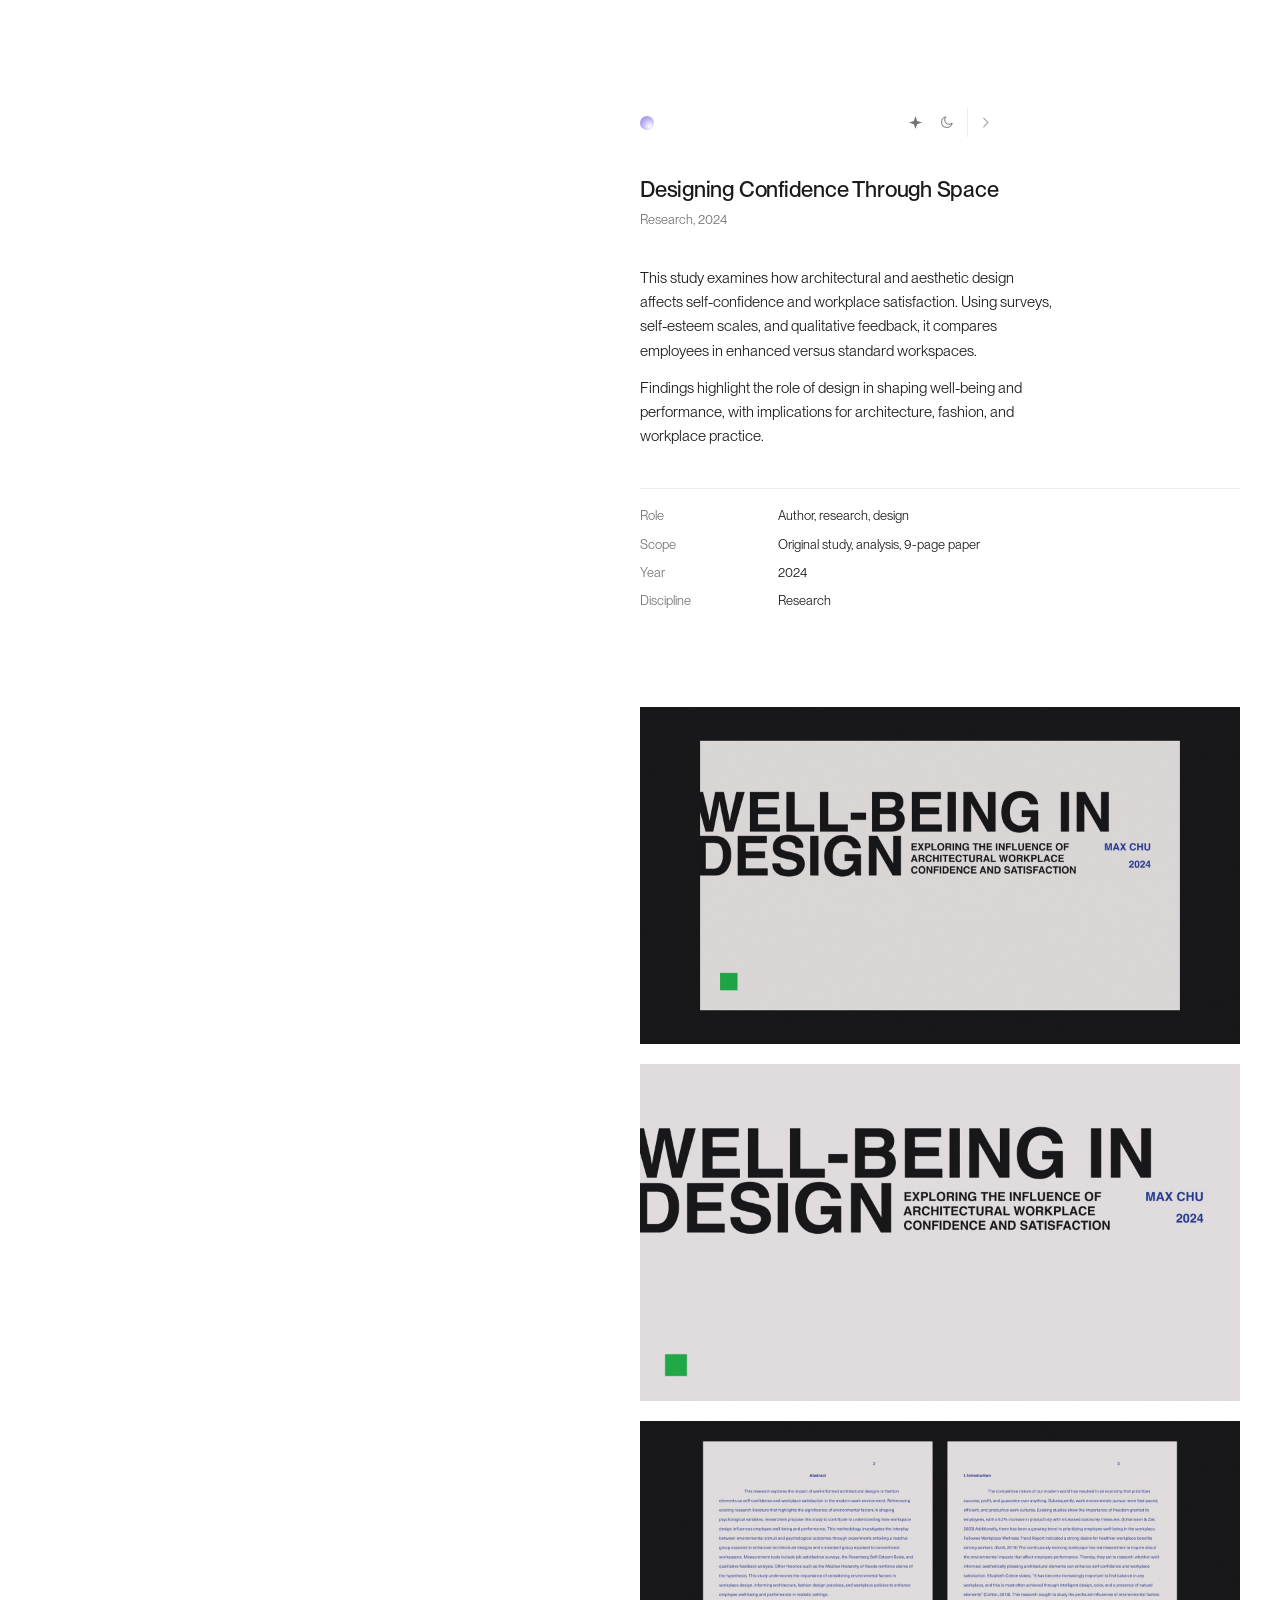
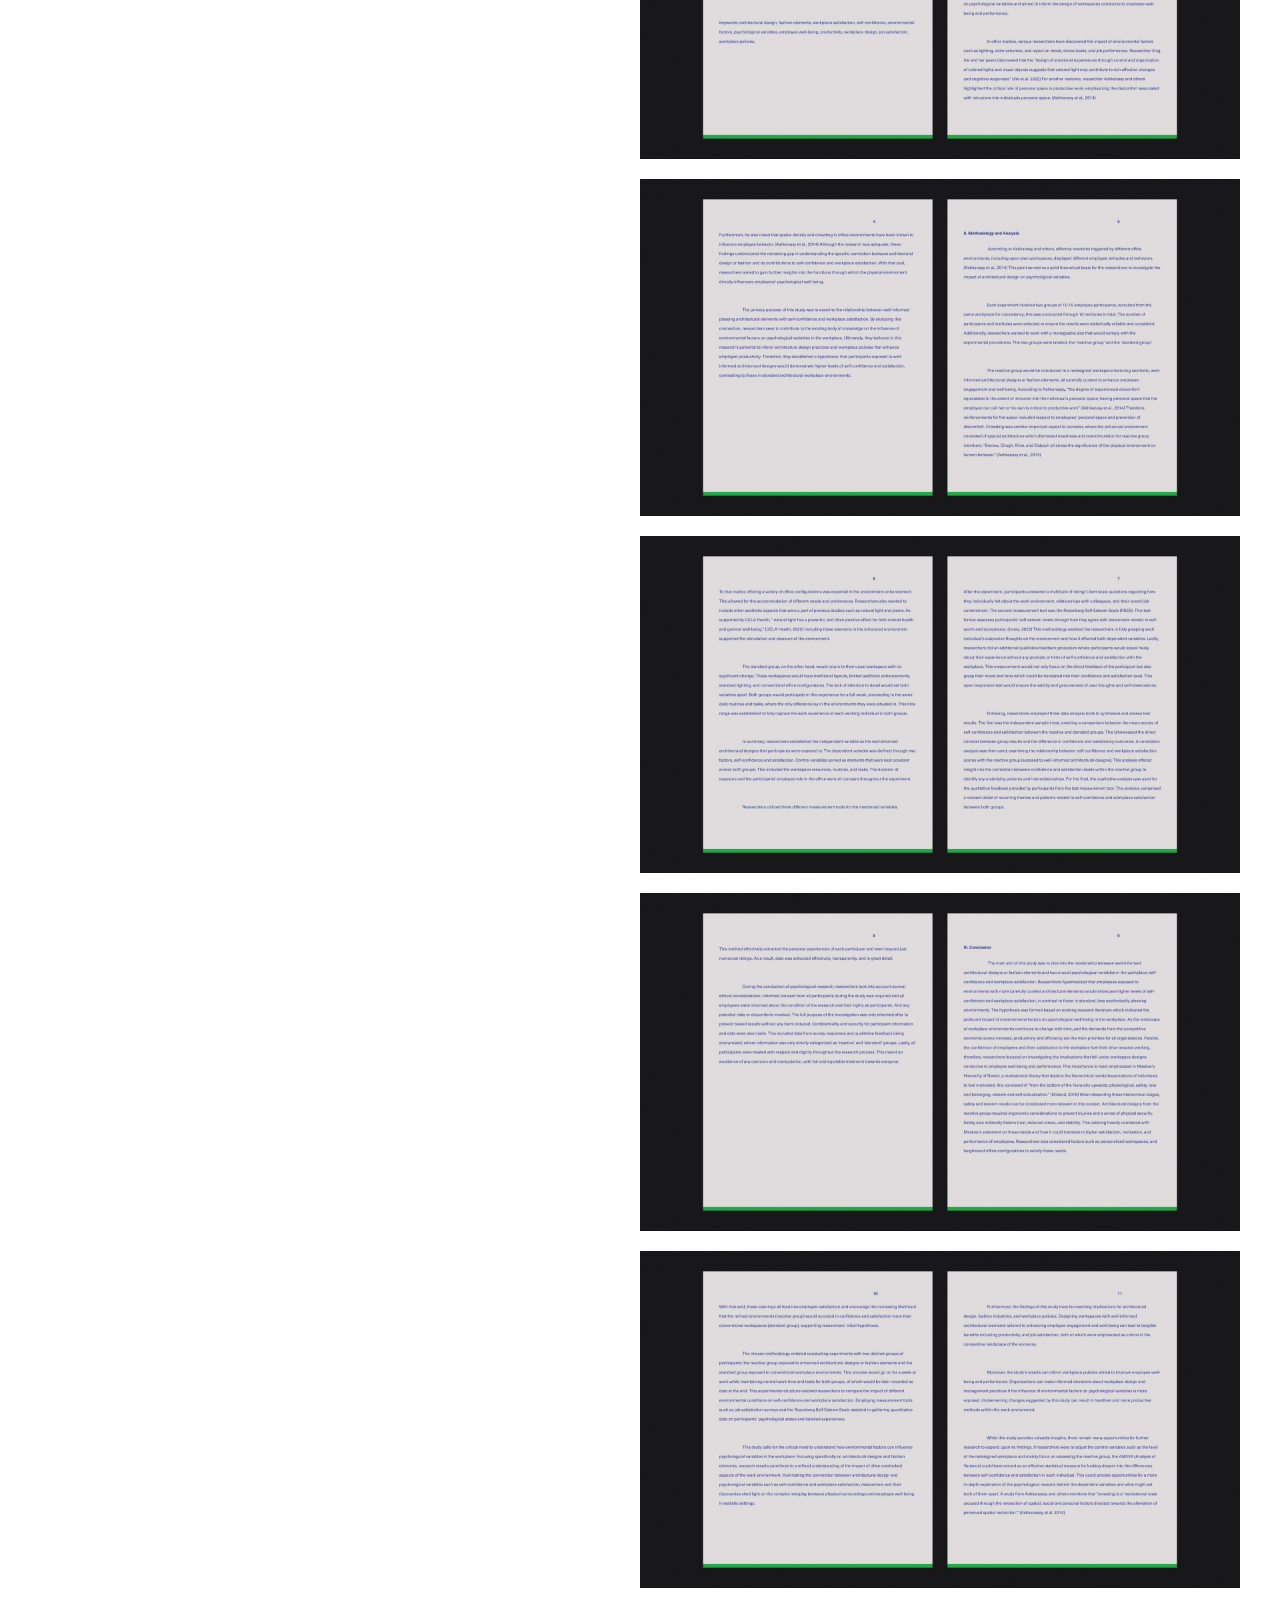
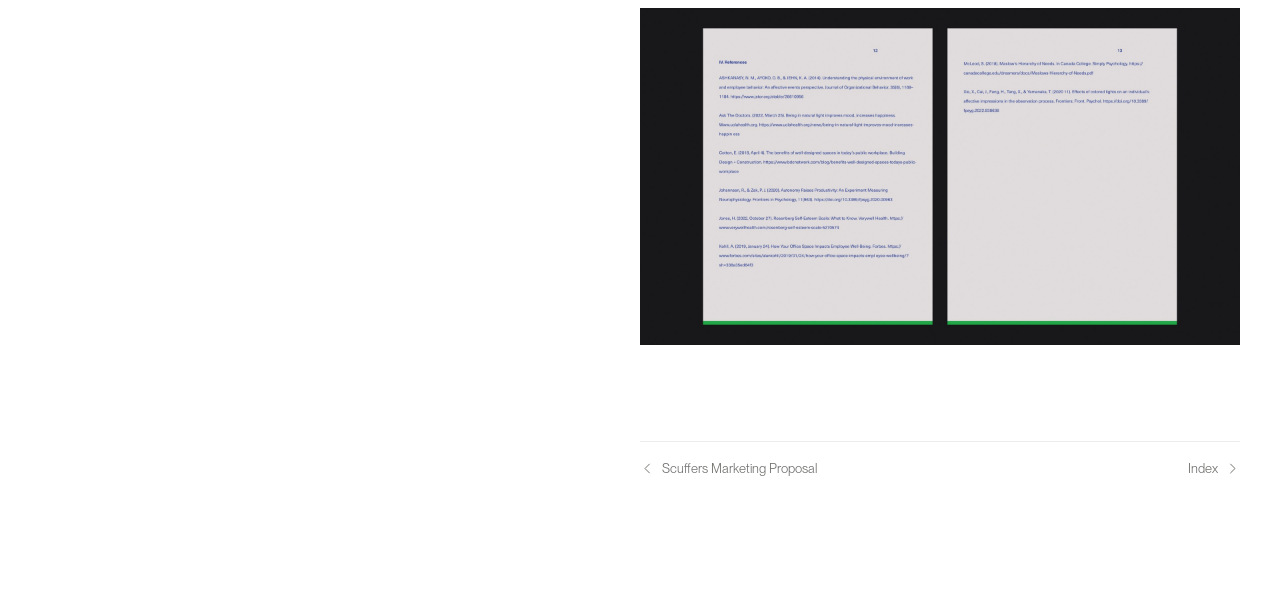
<file: work/designing-confidence-through-space.html>
<!doctype html>
<html lang="en">
<head>
<meta charset="utf-8">
<meta name="viewport" content="width=device-width, initial-scale=1">
<title>Designing Confidence Through Space · Max Chu</title>
<meta name="description" content="This study examines how architectural and aesthetic design affects self-confidence and workplace satisfaction. Using surveys, self-esteem scales, and ">
<link rel="icon" href="../assets/favicon.svg" type="image/svg+xml">
<meta name="color-scheme" content="light dark">
<script>(function(){try{var t=localStorage.getItem('theme');if(t==='light'||t==='dark')document.documentElement.setAttribute('data-theme',t);}catch(e){}})();</script>
<link rel="preload" as="font" type="font/woff2" crossorigin href="../assets/fonts/PPNeueMontreal-Book.woff2">
<link rel="stylesheet" href="../assets/css/style.css?v=1789846102">
</head>
<body>
<a class="skip" href="#main">Skip to content</a>
<main id="main" class="sheet sheet--case">
  <div class="bay">
    <div class="top">
      <a class="mark" href="../index.html" aria-label="Back to Max Chu"></a>
      <div class="tools">
        <button type="button" data-act="special" aria-pressed="false" aria-label="Special mode"><svg viewBox="0 0 24 24" fill="currentColor" aria-hidden="true"><path d="M12 1.5 14.6 9.4 22.5 12 14.6 14.6 12 22.5 9.4 14.6 1.5 12 9.4 9.4Z"/></svg></button>
        <button type="button" data-act="mode" aria-label="Switch theme"><svg viewBox="0 0 24 24" fill="none" stroke="currentColor" stroke-width="1.6" aria-hidden="true"><path d="M21 12.8A8.5 8.5 0 1 1 11.2 3a6.6 6.6 0 0 0 9.8 9.8Z"/></svg></button>
        <a class="tools__next" href="../index.html" aria-label="Back to index"><svg viewBox="0 0 24 24" fill="none" stroke="currentColor" stroke-width="1.6" stroke-linecap="round" stroke-linejoin="round" aria-hidden="true"><path d="M9 5l7 7-7 7"/></svg></a>
      </div>
    </div>
    <article class="case__body">
      <h1>Designing Confidence Through Space</h1>
      <p class="case__meta">Research, 2024</p>
      <div class="case__text"><p>This study examines how architectural and aesthetic design affects self-confidence and workplace satisfaction. Using surveys, self-esteem scales, and qualitative feedback, it compares employees in enhanced versus standard workspaces.</p><p>Findings highlight the role of design in shaping well-being and performance, with implications for architecture, fashion, and workplace practice.</p></div>
      <dl class="case__facts"><dt>Role</dt><dd>Author, research, design</dd><dt>Scope</dt><dd>Original study, analysis, 9-page paper</dd><dt>Year</dt><dd>2024</dd><dt>Discipline</dt><dd>Research</dd></dl>
      <div class="case__shots"><img fetchpriority="high" src="../assets/img/designing-confidence-through-space/01.jpg" alt="Designing Confidence Through Space"><img loading="lazy" src="../assets/img/designing-confidence-through-space/02.jpg" alt="Designing Confidence Through Space, detail"><img loading="lazy" src="../assets/img/designing-confidence-through-space/03.jpg" alt="Designing Confidence Through Space, detail"><img loading="lazy" src="../assets/img/designing-confidence-through-space/04.jpg" alt="Designing Confidence Through Space, detail"><img loading="lazy" src="../assets/img/designing-confidence-through-space/05.jpg" alt="Designing Confidence Through Space, detail"><img loading="lazy" src="../assets/img/designing-confidence-through-space/06.jpg" alt="Designing Confidence Through Space, detail"><img loading="lazy" src="../assets/img/designing-confidence-through-space/07.jpg" alt="Designing Confidence Through Space, detail"><img loading="lazy" src="../assets/img/designing-confidence-through-space/08.jpg" alt="Designing Confidence Through Space, detail"></div>
      <nav class="case__nav"><a class="case__step case__step--prev" href="scuffers.html" rel="prev" aria-label="Previous project, Scuffers Marketing Proposal"><svg viewBox="0 0 24 24" fill="none" stroke="currentColor" stroke-width="1.6" stroke-linecap="round" stroke-linejoin="round" aria-hidden="true"><path d="M15 5l-7 7 7 7"/></svg><span>Scuffers Marketing Proposal</span></a><a class="case__step case__step--next" href="../index.html"><span>Index</span><svg viewBox="0 0 24 24" fill="none" stroke="currentColor" stroke-width="1.6" stroke-linecap="round" stroke-linejoin="round" aria-hidden="true"><path d="M9 5l7 7-7 7"/></svg></a></nav>
    </article>
  </div>
  <div class="zoom" id="zoom" role="dialog" aria-modal="true" aria-label="Enlarged image" hidden>
    <div class="zoom__scrim" data-close></div>
    <button class="zoom__nav zoom__prev" type="button" aria-label="Previous image">
      <svg viewBox="0 0 24 24" fill="none" stroke="currentColor" stroke-width="1.7" stroke-linecap="round" stroke-linejoin="round" aria-hidden="true"><path d="M15 5l-7 7 7 7"/></svg>
    </button>
    <button class="zoom__nav zoom__next" type="button" aria-label="Next image">
      <svg viewBox="0 0 24 24" fill="none" stroke="currentColor" stroke-width="1.7" stroke-linecap="round" stroke-linejoin="round" aria-hidden="true"><path d="M9 5l7 7-7 7"/></svg>
    </button>
    <figure class="zoom__fig"><img alt="" class="shown"><img alt=""></figure>
  </div>
</main>
<script src="../assets/js/lenis.min.js" defer></script>
<script src="../assets/js/main.js?v=1789846102" defer></script>
</body>
</html>
</file>
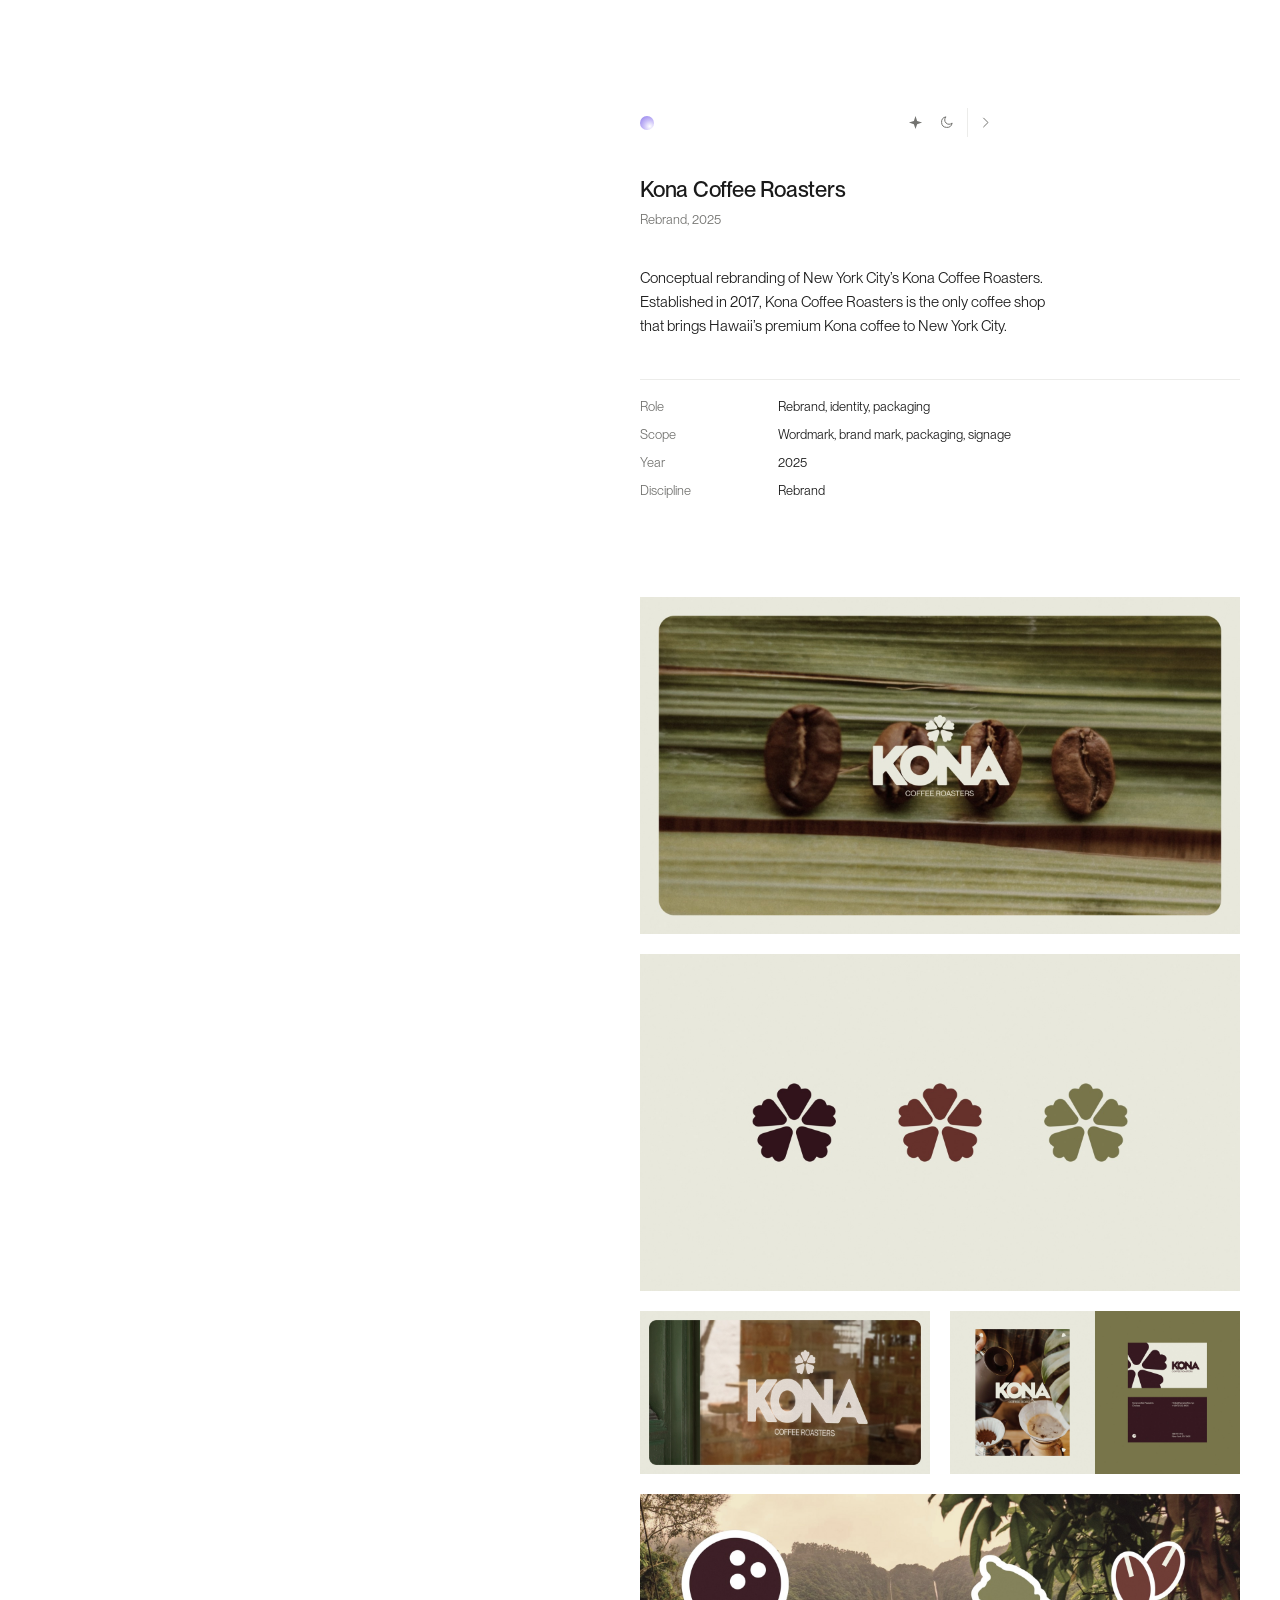
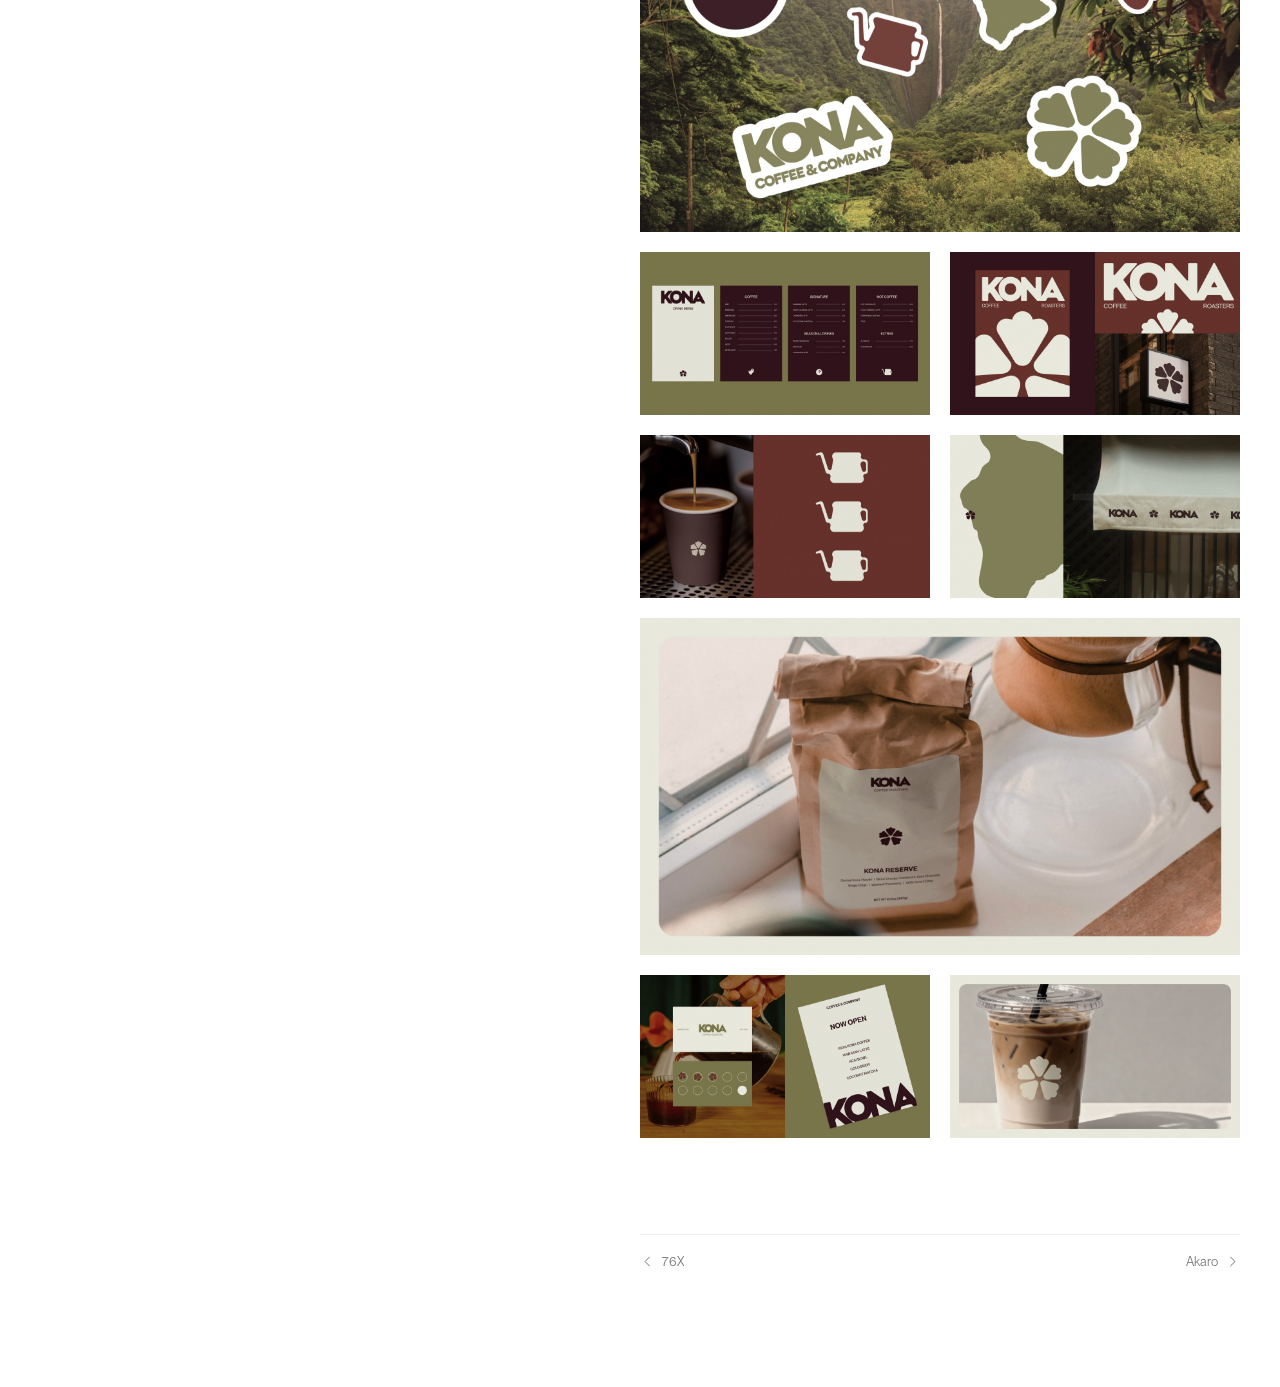
<file: work/kona.html>
<!doctype html>
<html lang="en">
<head>
<meta charset="utf-8">
<meta name="viewport" content="width=device-width, initial-scale=1">
<title>Kona Coffee Roasters · Max Chu</title>
<meta name="description" content="Conceptual rebranding of New York City’s Kona Coffee Roasters. Established in 2017, Kona Coffee Roasters is the only coffee shop that brings Hawaii’s ">
<link rel="icon" href="../assets/favicon.svg" type="image/svg+xml">
<meta name="color-scheme" content="light dark">
<script>(function(){try{var t=localStorage.getItem('theme');if(t==='light'||t==='dark')document.documentElement.setAttribute('data-theme',t);}catch(e){}})();</script>
<link rel="preload" as="font" type="font/woff2" crossorigin href="../assets/fonts/PPNeueMontreal-Book.woff2">
<link rel="stylesheet" href="../assets/css/style.css?v=1789846102">
</head>
<body>
<a class="skip" href="#main">Skip to content</a>
<main id="main" class="sheet sheet--case">
  <div class="bay">
    <div class="top">
      <a class="mark" href="../index.html" aria-label="Back to Max Chu"></a>
      <div class="tools">
        <button type="button" data-act="special" aria-pressed="false" aria-label="Special mode"><svg viewBox="0 0 24 24" fill="currentColor" aria-hidden="true"><path d="M12 1.5 14.6 9.4 22.5 12 14.6 14.6 12 22.5 9.4 14.6 1.5 12 9.4 9.4Z"/></svg></button>
        <button type="button" data-act="mode" aria-label="Switch theme"><svg viewBox="0 0 24 24" fill="none" stroke="currentColor" stroke-width="1.6" aria-hidden="true"><path d="M21 12.8A8.5 8.5 0 1 1 11.2 3a6.6 6.6 0 0 0 9.8 9.8Z"/></svg></button>
        <a class="tools__next" href="akaro.html" rel="next" aria-label="Next project, Akaro"><svg viewBox="0 0 24 24" fill="none" stroke="currentColor" stroke-width="1.6" stroke-linecap="round" stroke-linejoin="round" aria-hidden="true"><path d="M9 5l7 7-7 7"/></svg></a>
      </div>
    </div>
    <article class="case__body">
      <h1>Kona Coffee Roasters</h1>
      <p class="case__meta">Rebrand, 2025</p>
      <div class="case__text"><p>Conceptual rebranding of New York City’s Kona Coffee Roasters. Established in 2017, Kona Coffee Roasters is the only coffee shop that brings Hawaii’s premium Kona coffee to New York City.</p></div>
      <dl class="case__facts"><dt>Role</dt><dd>Rebrand, identity, packaging</dd><dt>Scope</dt><dd>Wordmark, brand mark, packaging, signage</dd><dt>Year</dt><dd>2025</dd><dt>Discipline</dt><dd>Rebrand</dd></dl>
      <div class="case__shots"><img fetchpriority="high" src="../assets/img/kona/01.jpg" alt="Kona Coffee Roasters"><img loading="lazy" src="../assets/img/kona/02.jpg" alt="Kona Coffee Roasters, detail"><div class="case__row"><img loading="lazy" src="../assets/img/kona/03.jpg" alt="Kona Coffee Roasters, detail"><img loading="lazy" src="../assets/img/kona/04.jpg" alt="Kona Coffee Roasters, detail"></div><img loading="lazy" src="../assets/img/kona/05.jpg" alt="Kona Coffee Roasters, detail"><div class="case__row"><img loading="lazy" src="../assets/img/kona/06.jpg" alt="Kona Coffee Roasters, detail"><img loading="lazy" src="../assets/img/kona/07.jpg" alt="Kona Coffee Roasters, detail"></div><div class="case__row"><img loading="lazy" src="../assets/img/kona/08.jpg" alt="Kona Coffee Roasters, detail"><img loading="lazy" src="../assets/img/kona/09.jpg" alt="Kona Coffee Roasters, detail"></div><img loading="lazy" src="../assets/img/kona/10.jpg" alt="Kona Coffee Roasters, detail"><div class="case__row"><img loading="lazy" src="../assets/img/kona/11.jpg" alt="Kona Coffee Roasters, detail"><img loading="lazy" src="../assets/img/kona/12.jpg" alt="Kona Coffee Roasters, detail"></div></div>
      <nav class="case__nav"><a class="case__step case__step--prev" href="76x.html" rel="prev" aria-label="Previous project, 76X"><svg viewBox="0 0 24 24" fill="none" stroke="currentColor" stroke-width="1.6" stroke-linecap="round" stroke-linejoin="round" aria-hidden="true"><path d="M15 5l-7 7 7 7"/></svg><span>76X</span></a><a class="case__step case__step--next" href="akaro.html" rel="next" aria-label="Next project, Akaro"><span>Akaro</span><svg viewBox="0 0 24 24" fill="none" stroke="currentColor" stroke-width="1.6" stroke-linecap="round" stroke-linejoin="round" aria-hidden="true"><path d="M9 5l7 7-7 7"/></svg></a></nav>
    </article>
  </div>
  <div class="zoom" id="zoom" role="dialog" aria-modal="true" aria-label="Enlarged image" hidden>
    <div class="zoom__scrim" data-close></div>
    <button class="zoom__nav zoom__prev" type="button" aria-label="Previous image">
      <svg viewBox="0 0 24 24" fill="none" stroke="currentColor" stroke-width="1.7" stroke-linecap="round" stroke-linejoin="round" aria-hidden="true"><path d="M15 5l-7 7 7 7"/></svg>
    </button>
    <button class="zoom__nav zoom__next" type="button" aria-label="Next image">
      <svg viewBox="0 0 24 24" fill="none" stroke="currentColor" stroke-width="1.7" stroke-linecap="round" stroke-linejoin="round" aria-hidden="true"><path d="M9 5l7 7-7 7"/></svg>
    </button>
    <figure class="zoom__fig"><img alt="" class="shown"><img alt=""></figure>
  </div>
</main>
<script src="../assets/js/lenis.min.js" defer></script>
<script src="../assets/js/main.js?v=1789846102" defer></script>
</body>
</html>
</file>
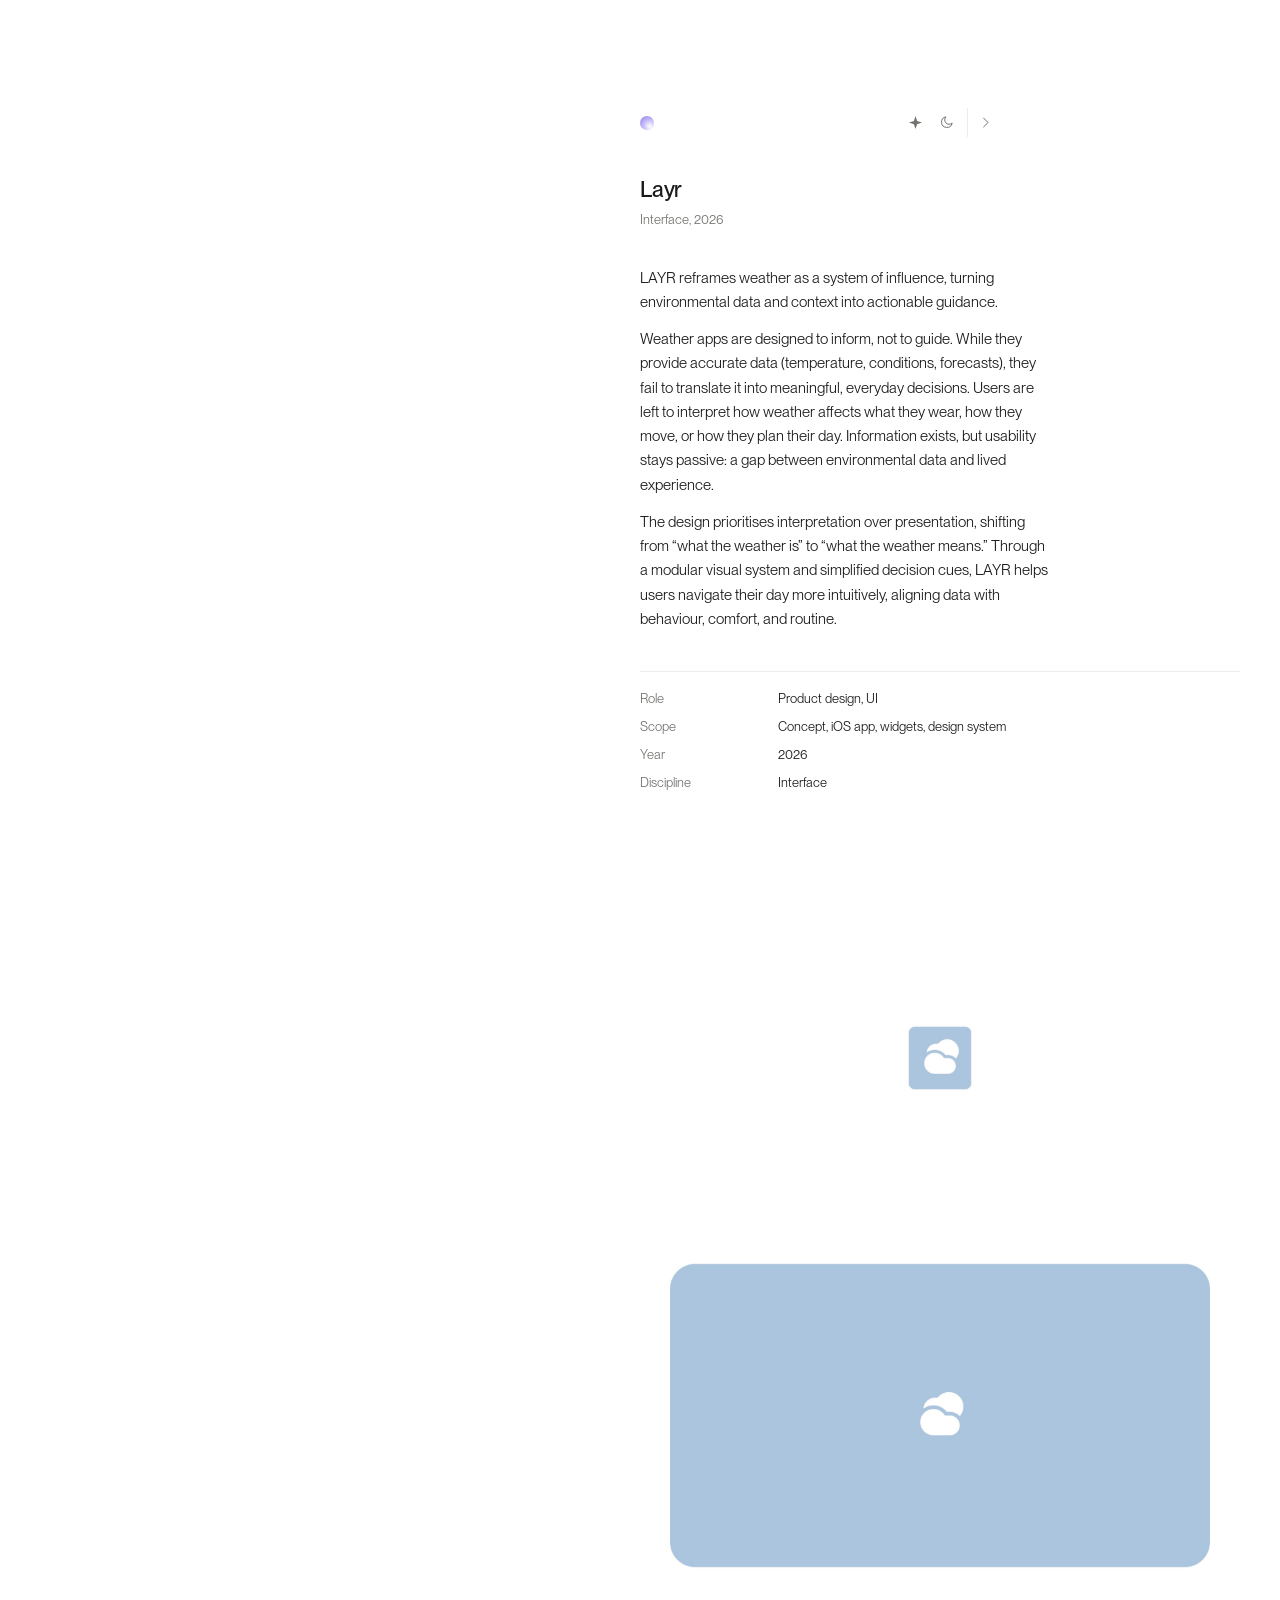
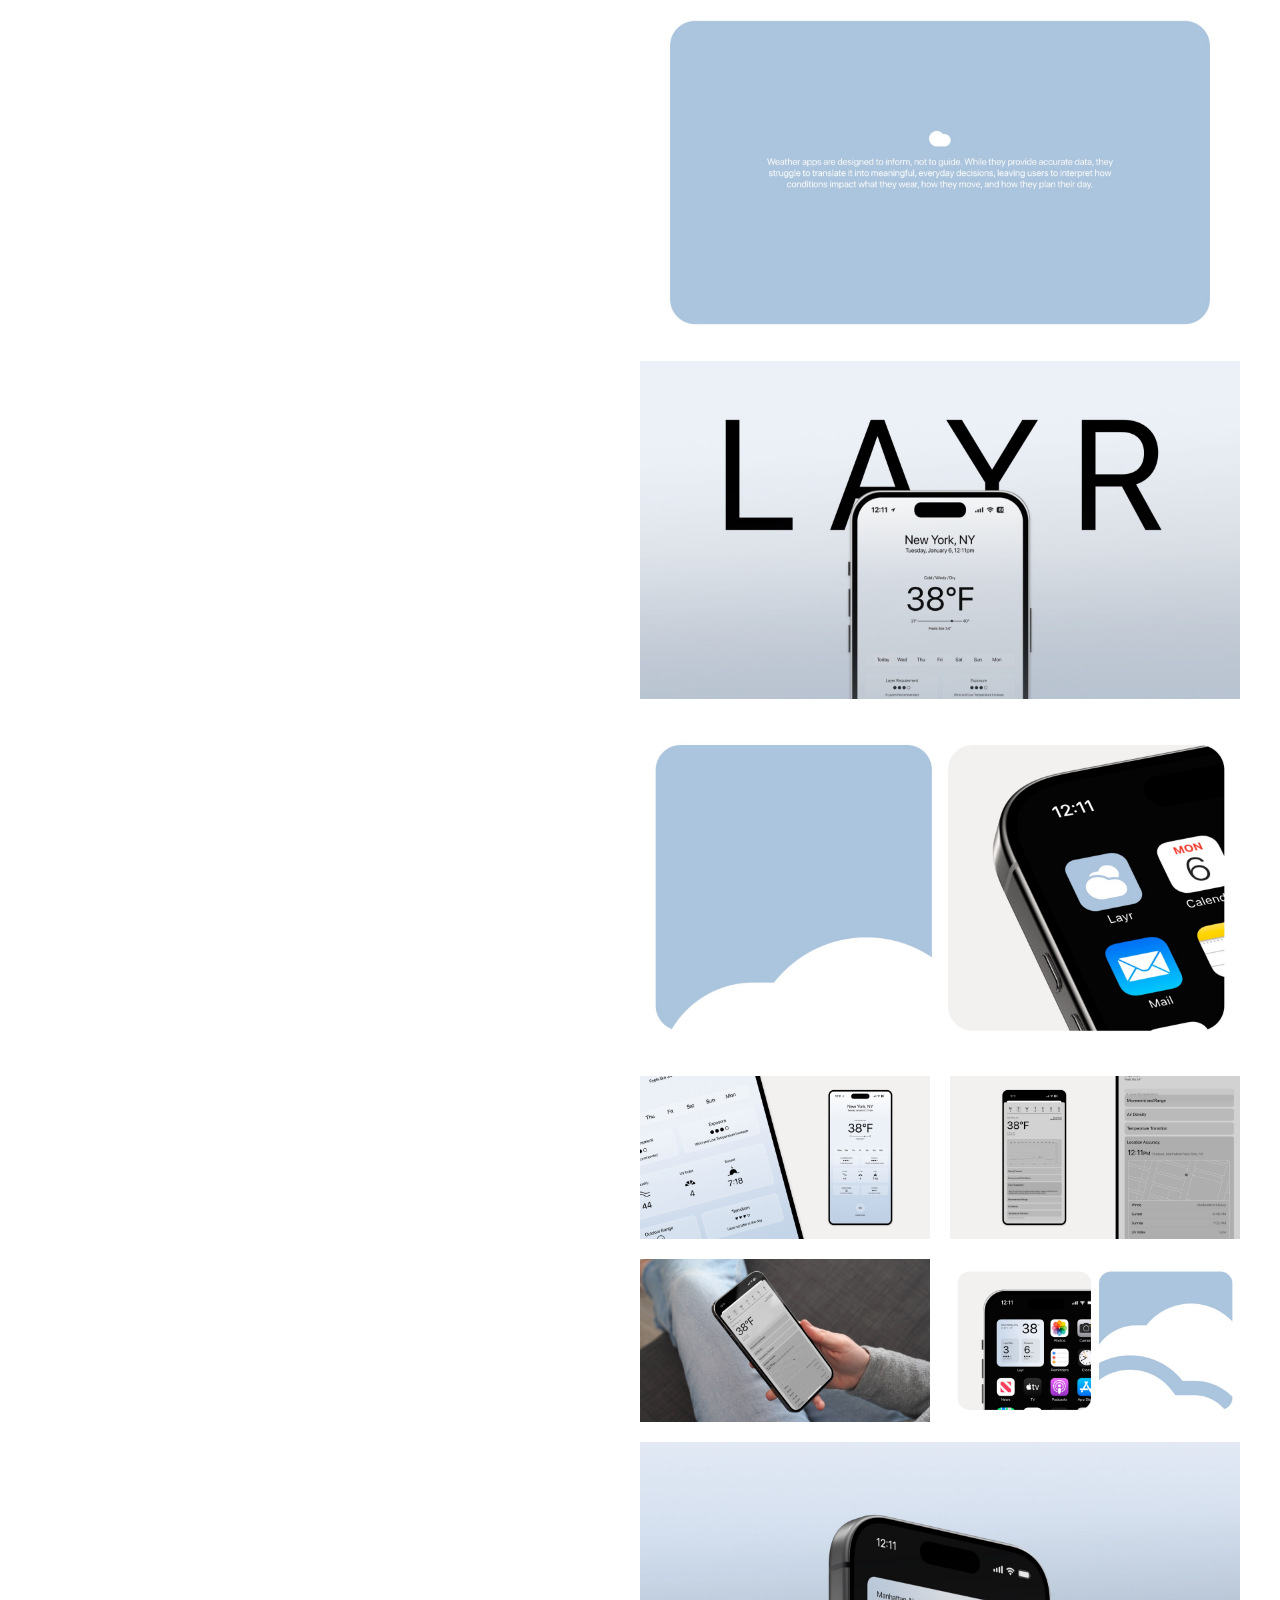
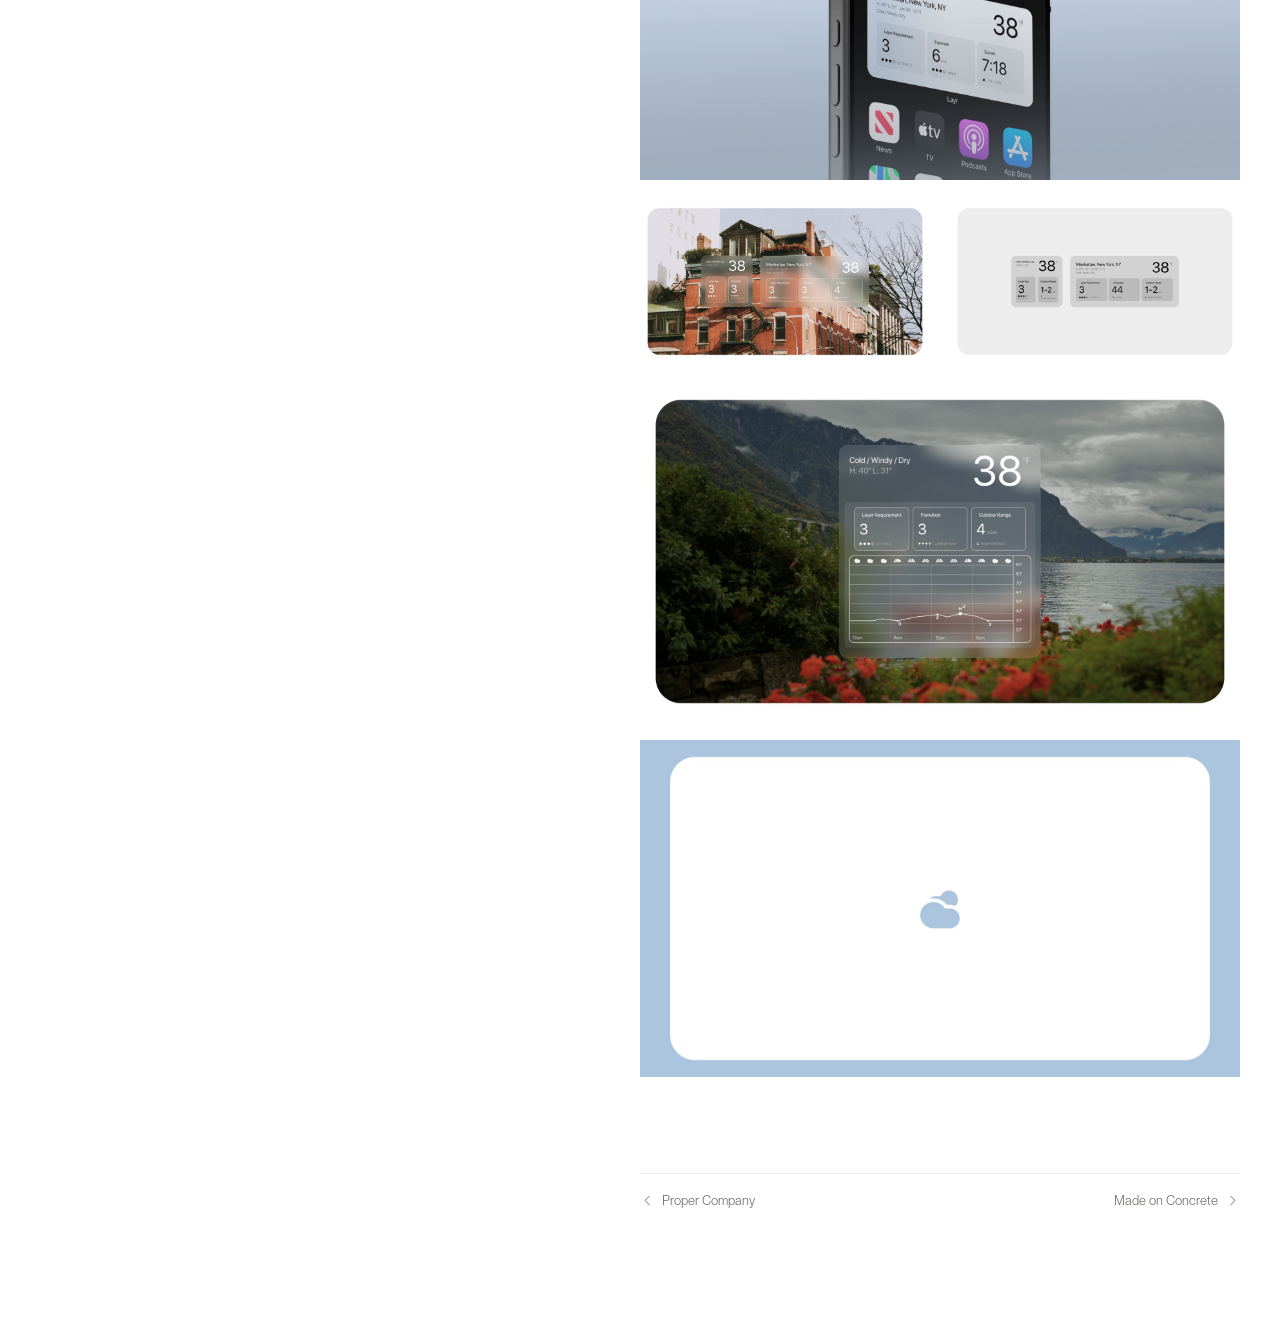
<file: work/layr.html>
<!doctype html>
<html lang="en">
<head>
<meta charset="utf-8">
<meta name="viewport" content="width=device-width, initial-scale=1">
<title>Layr · Max Chu</title>
<meta name="description" content="LAYR reframes weather as a system of influence, turning environmental data and context into actionable guidance. Weather apps are designed to inform, ">
<link rel="icon" href="../assets/favicon.svg" type="image/svg+xml">
<meta name="color-scheme" content="light dark">
<script>(function(){try{var t=localStorage.getItem('theme');if(t==='light'||t==='dark')document.documentElement.setAttribute('data-theme',t);}catch(e){}})();</script>
<link rel="preload" as="font" type="font/woff2" crossorigin href="../assets/fonts/PPNeueMontreal-Book.woff2">
<link rel="stylesheet" href="../assets/css/style.css?v=1789846102">
</head>
<body>
<a class="skip" href="#main">Skip to content</a>
<main id="main" class="sheet sheet--case">
  <div class="bay">
    <div class="top">
      <a class="mark" href="../index.html" aria-label="Back to Max Chu"></a>
      <div class="tools">
        <button type="button" data-act="special" aria-pressed="false" aria-label="Special mode"><svg viewBox="0 0 24 24" fill="currentColor" aria-hidden="true"><path d="M12 1.5 14.6 9.4 22.5 12 14.6 14.6 12 22.5 9.4 14.6 1.5 12 9.4 9.4Z"/></svg></button>
        <button type="button" data-act="mode" aria-label="Switch theme"><svg viewBox="0 0 24 24" fill="none" stroke="currentColor" stroke-width="1.6" aria-hidden="true"><path d="M21 12.8A8.5 8.5 0 1 1 11.2 3a6.6 6.6 0 0 0 9.8 9.8Z"/></svg></button>
        <a class="tools__next" href="nude-project.html" rel="next" aria-label="Next project, Made on Concrete"><svg viewBox="0 0 24 24" fill="none" stroke="currentColor" stroke-width="1.6" stroke-linecap="round" stroke-linejoin="round" aria-hidden="true"><path d="M9 5l7 7-7 7"/></svg></a>
      </div>
    </div>
    <article class="case__body">
      <h1>Layr</h1>
      <p class="case__meta">Interface, 2026</p>
      <div class="case__text"><p>LAYR reframes weather as a system of influence, turning environmental data and context into actionable guidance.</p><p>Weather apps are designed to inform, not to guide. While they provide accurate data (temperature, conditions, forecasts), they fail to translate it into meaningful, everyday decisions. Users are left to interpret how weather affects what they wear, how they move, or how they plan their day. Information exists, but usability stays passive: a gap between environmental data and lived experience.</p><p>The design prioritises interpretation over presentation, shifting from “what the weather is” to “what the weather means.” Through a modular visual system and simplified decision cues, LAYR helps users navigate their day more intuitively, aligning data with behaviour, comfort, and routine.</p></div>
      <dl class="case__facts"><dt>Role</dt><dd>Product design, UI</dd><dt>Scope</dt><dd>Concept, iOS app, widgets, design system</dd><dt>Year</dt><dd>2026</dd><dt>Discipline</dt><dd>Interface</dd></dl>
      <div class="case__shots"><img fetchpriority="high" src="../assets/img/layr/01.jpg" alt="Layr"><img loading="lazy" src="../assets/img/layr/02.jpg" alt="Layr, detail"><img loading="lazy" src="../assets/img/layr/03.jpg" alt="Layr, detail"><div class="case__slide" data-slide tabindex="0" role="group" aria-label="Screens that cycle on their own; hover or focus to pause"><img loading="lazy" src="../assets/img/layr/04.jpg" alt="Layr, detail" class="shown"><img loading="lazy" src="../assets/img/layr/05.jpg" alt="Layr, detail"></div><img loading="lazy" src="../assets/img/layr/06.jpg" alt="Layr, detail"><div class="case__row"><img loading="lazy" src="../assets/img/layr/07.jpg" alt="Layr, detail"><img loading="lazy" src="../assets/img/layr/08.jpg" alt="Layr, detail"></div><div class="case__row"><img loading="lazy" src="../assets/img/layr/09.jpg" alt="Layr, detail"><img loading="lazy" src="../assets/img/layr/10.jpg" alt="Layr, detail"></div><img loading="lazy" src="../assets/img/layr/11.jpg" alt="Layr, detail"><div class="case__row"><img loading="lazy" src="../assets/img/layr/12.jpg" alt="Layr, detail"><img loading="lazy" src="../assets/img/layr/13.jpg" alt="Layr, detail"></div><img loading="lazy" src="../assets/img/layr/14.jpg" alt="Layr, detail"><img loading="lazy" src="../assets/img/layr/15.jpg" alt="Layr, detail"></div>
      <nav class="case__nav"><a class="case__step case__step--prev" href="proper-company.html" rel="prev" aria-label="Previous project, Proper Company"><svg viewBox="0 0 24 24" fill="none" stroke="currentColor" stroke-width="1.6" stroke-linecap="round" stroke-linejoin="round" aria-hidden="true"><path d="M15 5l-7 7 7 7"/></svg><span>Proper Company</span></a><a class="case__step case__step--next" href="nude-project.html" rel="next" aria-label="Next project, Made on Concrete"><span>Made on Concrete</span><svg viewBox="0 0 24 24" fill="none" stroke="currentColor" stroke-width="1.6" stroke-linecap="round" stroke-linejoin="round" aria-hidden="true"><path d="M9 5l7 7-7 7"/></svg></a></nav>
    </article>
  </div>
  <div class="zoom" id="zoom" role="dialog" aria-modal="true" aria-label="Enlarged image" hidden>
    <div class="zoom__scrim" data-close></div>
    <button class="zoom__nav zoom__prev" type="button" aria-label="Previous image">
      <svg viewBox="0 0 24 24" fill="none" stroke="currentColor" stroke-width="1.7" stroke-linecap="round" stroke-linejoin="round" aria-hidden="true"><path d="M15 5l-7 7 7 7"/></svg>
    </button>
    <button class="zoom__nav zoom__next" type="button" aria-label="Next image">
      <svg viewBox="0 0 24 24" fill="none" stroke="currentColor" stroke-width="1.7" stroke-linecap="round" stroke-linejoin="round" aria-hidden="true"><path d="M9 5l7 7-7 7"/></svg>
    </button>
    <figure class="zoom__fig"><img alt="" class="shown"><img alt=""></figure>
  </div>
</main>
<script src="../assets/js/lenis.min.js" defer></script>
<script src="../assets/js/main.js?v=1789846102" defer></script>
</body>
</html>
</file>
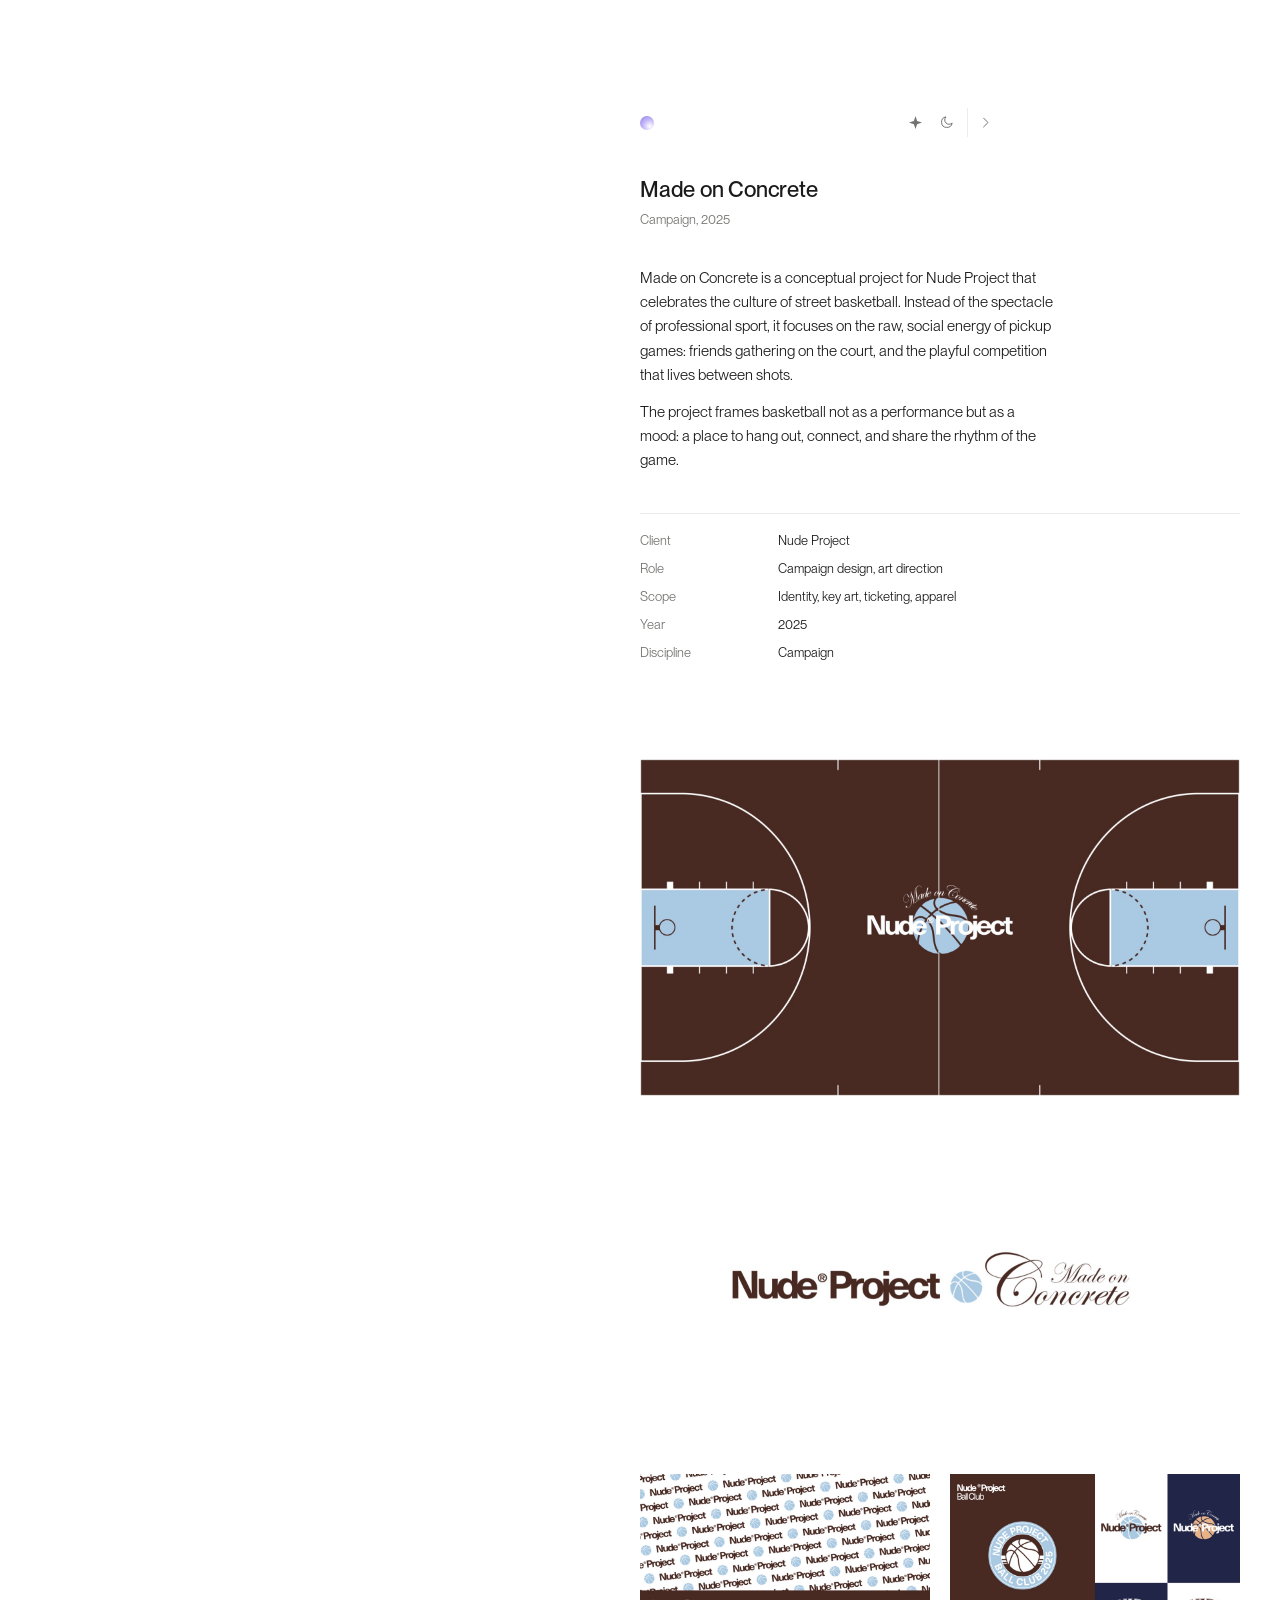
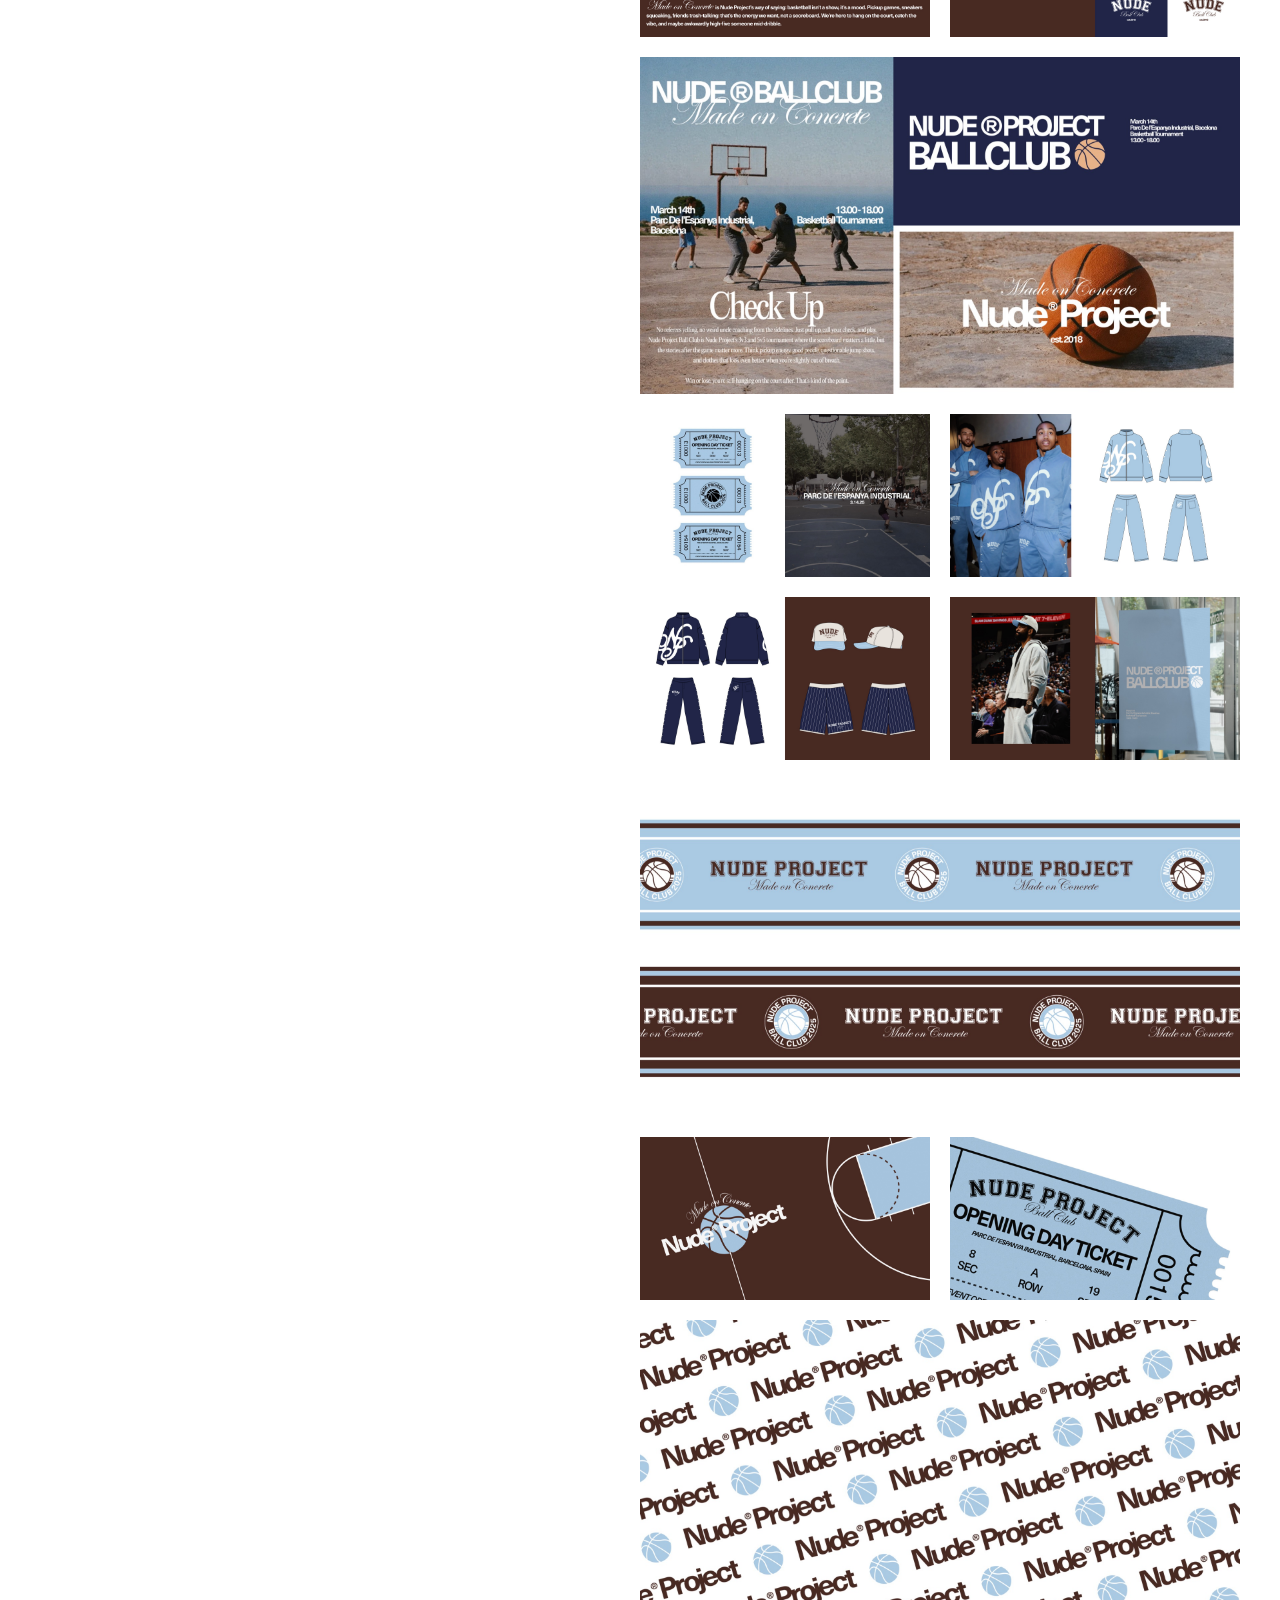
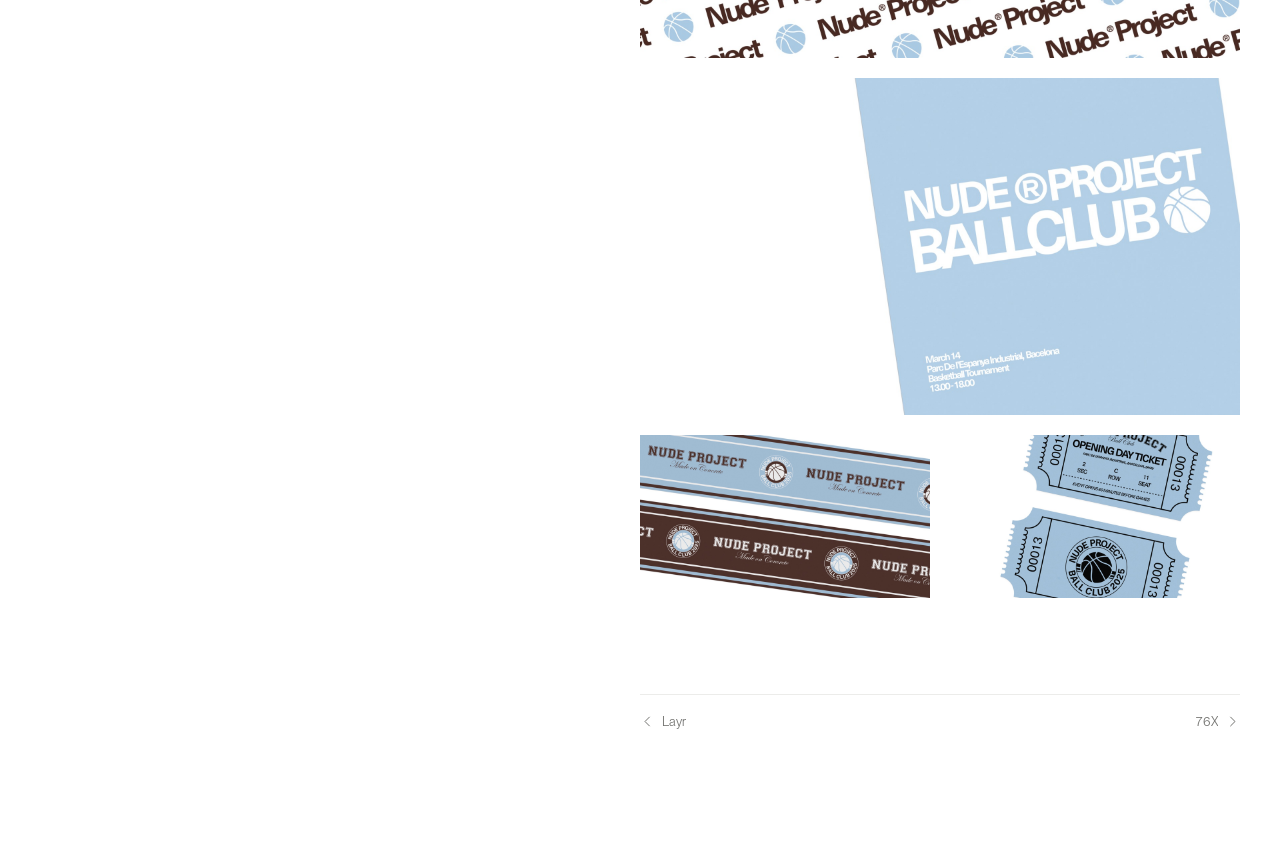
<file: work/nude-project.html>
<!doctype html>
<html lang="en">
<head>
<meta charset="utf-8">
<meta name="viewport" content="width=device-width, initial-scale=1">
<title>Made on Concrete · Max Chu</title>
<meta name="description" content="Made on Concrete is a conceptual project for Nude Project that celebrates the culture of street basketball. Instead of the spectacle of professional s">
<link rel="icon" href="../assets/favicon.svg" type="image/svg+xml">
<meta name="color-scheme" content="light dark">
<script>(function(){try{var t=localStorage.getItem('theme');if(t==='light'||t==='dark')document.documentElement.setAttribute('data-theme',t);}catch(e){}})();</script>
<link rel="preload" as="font" type="font/woff2" crossorigin href="../assets/fonts/PPNeueMontreal-Book.woff2">
<link rel="stylesheet" href="../assets/css/style.css?v=1789846102">
</head>
<body>
<a class="skip" href="#main">Skip to content</a>
<main id="main" class="sheet sheet--case">
  <div class="bay">
    <div class="top">
      <a class="mark" href="../index.html" aria-label="Back to Max Chu"></a>
      <div class="tools">
        <button type="button" data-act="special" aria-pressed="false" aria-label="Special mode"><svg viewBox="0 0 24 24" fill="currentColor" aria-hidden="true"><path d="M12 1.5 14.6 9.4 22.5 12 14.6 14.6 12 22.5 9.4 14.6 1.5 12 9.4 9.4Z"/></svg></button>
        <button type="button" data-act="mode" aria-label="Switch theme"><svg viewBox="0 0 24 24" fill="none" stroke="currentColor" stroke-width="1.6" aria-hidden="true"><path d="M21 12.8A8.5 8.5 0 1 1 11.2 3a6.6 6.6 0 0 0 9.8 9.8Z"/></svg></button>
        <a class="tools__next" href="76x.html" rel="next" aria-label="Next project, 76X"><svg viewBox="0 0 24 24" fill="none" stroke="currentColor" stroke-width="1.6" stroke-linecap="round" stroke-linejoin="round" aria-hidden="true"><path d="M9 5l7 7-7 7"/></svg></a>
      </div>
    </div>
    <article class="case__body">
      <h1>Made on Concrete</h1>
      <p class="case__meta">Campaign, 2025</p>
      <div class="case__text"><p>Made on Concrete is a conceptual project for Nude Project that celebrates the culture of street basketball. Instead of the spectacle of professional sport, it focuses on the raw, social energy of pickup games: friends gathering on the court, and the playful competition that lives between shots.</p><p>The project frames basketball not as a performance but as a mood: a place to hang out, connect, and share the rhythm of the game.</p></div>
      <dl class="case__facts"><dt>Client</dt><dd>Nude Project</dd><dt>Role</dt><dd>Campaign design, art direction</dd><dt>Scope</dt><dd>Identity, key art, ticketing, apparel</dd><dt>Year</dt><dd>2025</dd><dt>Discipline</dt><dd>Campaign</dd></dl>
      <div class="case__shots"><img fetchpriority="high" src="../assets/img/nude-project/04.jpg" alt="Made on Concrete"><img loading="lazy" src="../assets/img/nude-project/01.jpg" alt="Made on Concrete, detail"><div class="case__row"><img loading="lazy" src="../assets/img/nude-project/02.jpg" alt="Made on Concrete, detail"><img loading="lazy" src="../assets/img/nude-project/03.jpg" alt="Made on Concrete, detail"></div><img loading="lazy" src="../assets/img/nude-project/05.jpg" alt="Made on Concrete, detail"><div class="case__row"><img loading="lazy" src="../assets/img/nude-project/06.jpg" alt="Made on Concrete, detail"><img loading="lazy" src="../assets/img/nude-project/07.jpg" alt="Made on Concrete, detail"></div><div class="case__row"><img loading="lazy" src="../assets/img/nude-project/08.jpg" alt="Made on Concrete, detail"><img loading="lazy" src="../assets/img/nude-project/09.jpg" alt="Made on Concrete, detail"></div><img loading="lazy" src="../assets/img/nude-project/10.jpg" alt="Made on Concrete, detail"><div class="case__row"><img loading="lazy" src="../assets/img/nude-project/11.jpg" alt="Made on Concrete, detail"><img loading="lazy" src="../assets/img/nude-project/12.jpg" alt="Made on Concrete, detail"></div><img loading="lazy" src="../assets/img/nude-project/13.jpg" alt="Made on Concrete, detail"><img loading="lazy" src="../assets/img/nude-project/14.jpg" alt="Made on Concrete, detail"><div class="case__row"><img loading="lazy" src="../assets/img/nude-project/15.jpg" alt="Made on Concrete, detail"><img loading="lazy" src="../assets/img/nude-project/16.jpg" alt="Made on Concrete, detail"></div></div>
      <nav class="case__nav"><a class="case__step case__step--prev" href="layr.html" rel="prev" aria-label="Previous project, Layr"><svg viewBox="0 0 24 24" fill="none" stroke="currentColor" stroke-width="1.6" stroke-linecap="round" stroke-linejoin="round" aria-hidden="true"><path d="M15 5l-7 7 7 7"/></svg><span>Layr</span></a><a class="case__step case__step--next" href="76x.html" rel="next" aria-label="Next project, 76X"><span>76X</span><svg viewBox="0 0 24 24" fill="none" stroke="currentColor" stroke-width="1.6" stroke-linecap="round" stroke-linejoin="round" aria-hidden="true"><path d="M9 5l7 7-7 7"/></svg></a></nav>
    </article>
  </div>
  <div class="zoom" id="zoom" role="dialog" aria-modal="true" aria-label="Enlarged image" hidden>
    <div class="zoom__scrim" data-close></div>
    <button class="zoom__nav zoom__prev" type="button" aria-label="Previous image">
      <svg viewBox="0 0 24 24" fill="none" stroke="currentColor" stroke-width="1.7" stroke-linecap="round" stroke-linejoin="round" aria-hidden="true"><path d="M15 5l-7 7 7 7"/></svg>
    </button>
    <button class="zoom__nav zoom__next" type="button" aria-label="Next image">
      <svg viewBox="0 0 24 24" fill="none" stroke="currentColor" stroke-width="1.7" stroke-linecap="round" stroke-linejoin="round" aria-hidden="true"><path d="M9 5l7 7-7 7"/></svg>
    </button>
    <figure class="zoom__fig"><img alt="" class="shown"><img alt=""></figure>
  </div>
</main>
<script src="../assets/js/lenis.min.js" defer></script>
<script src="../assets/js/main.js?v=1789846102" defer></script>
</body>
</html>
</file>
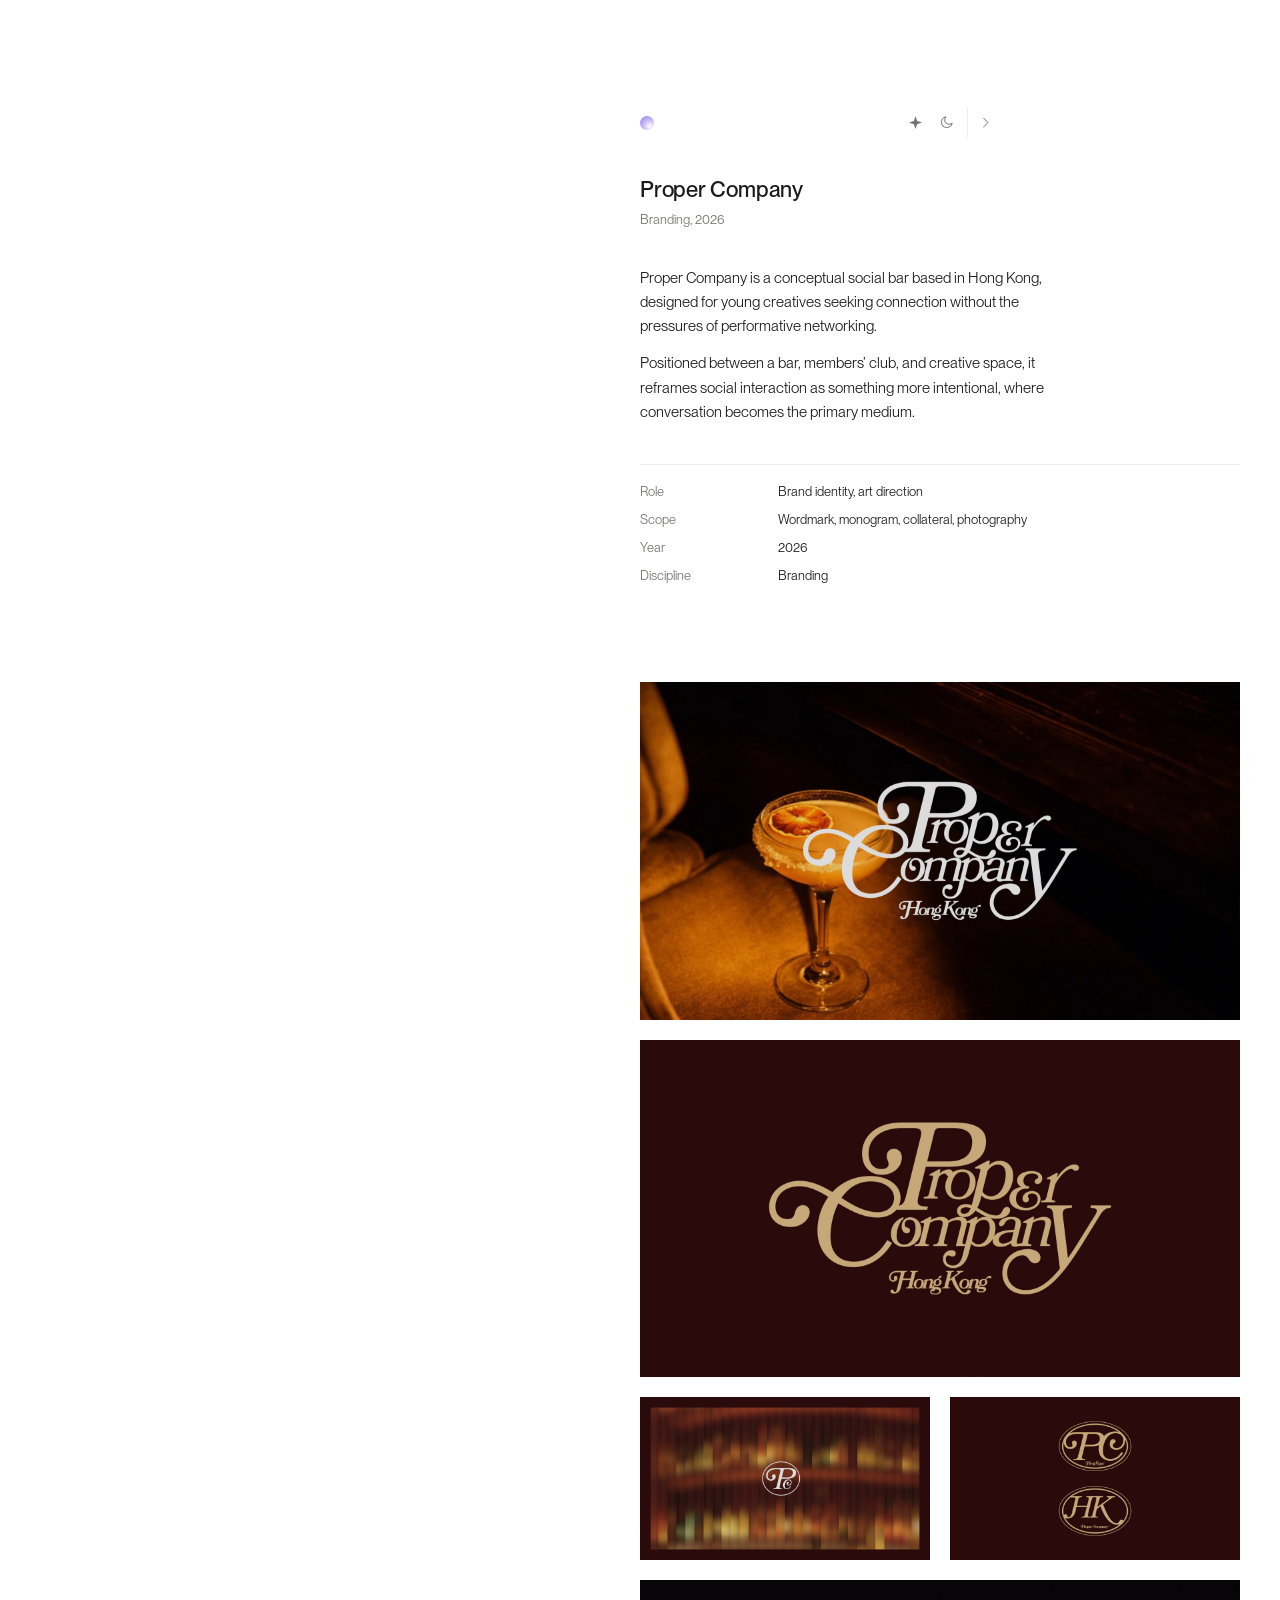
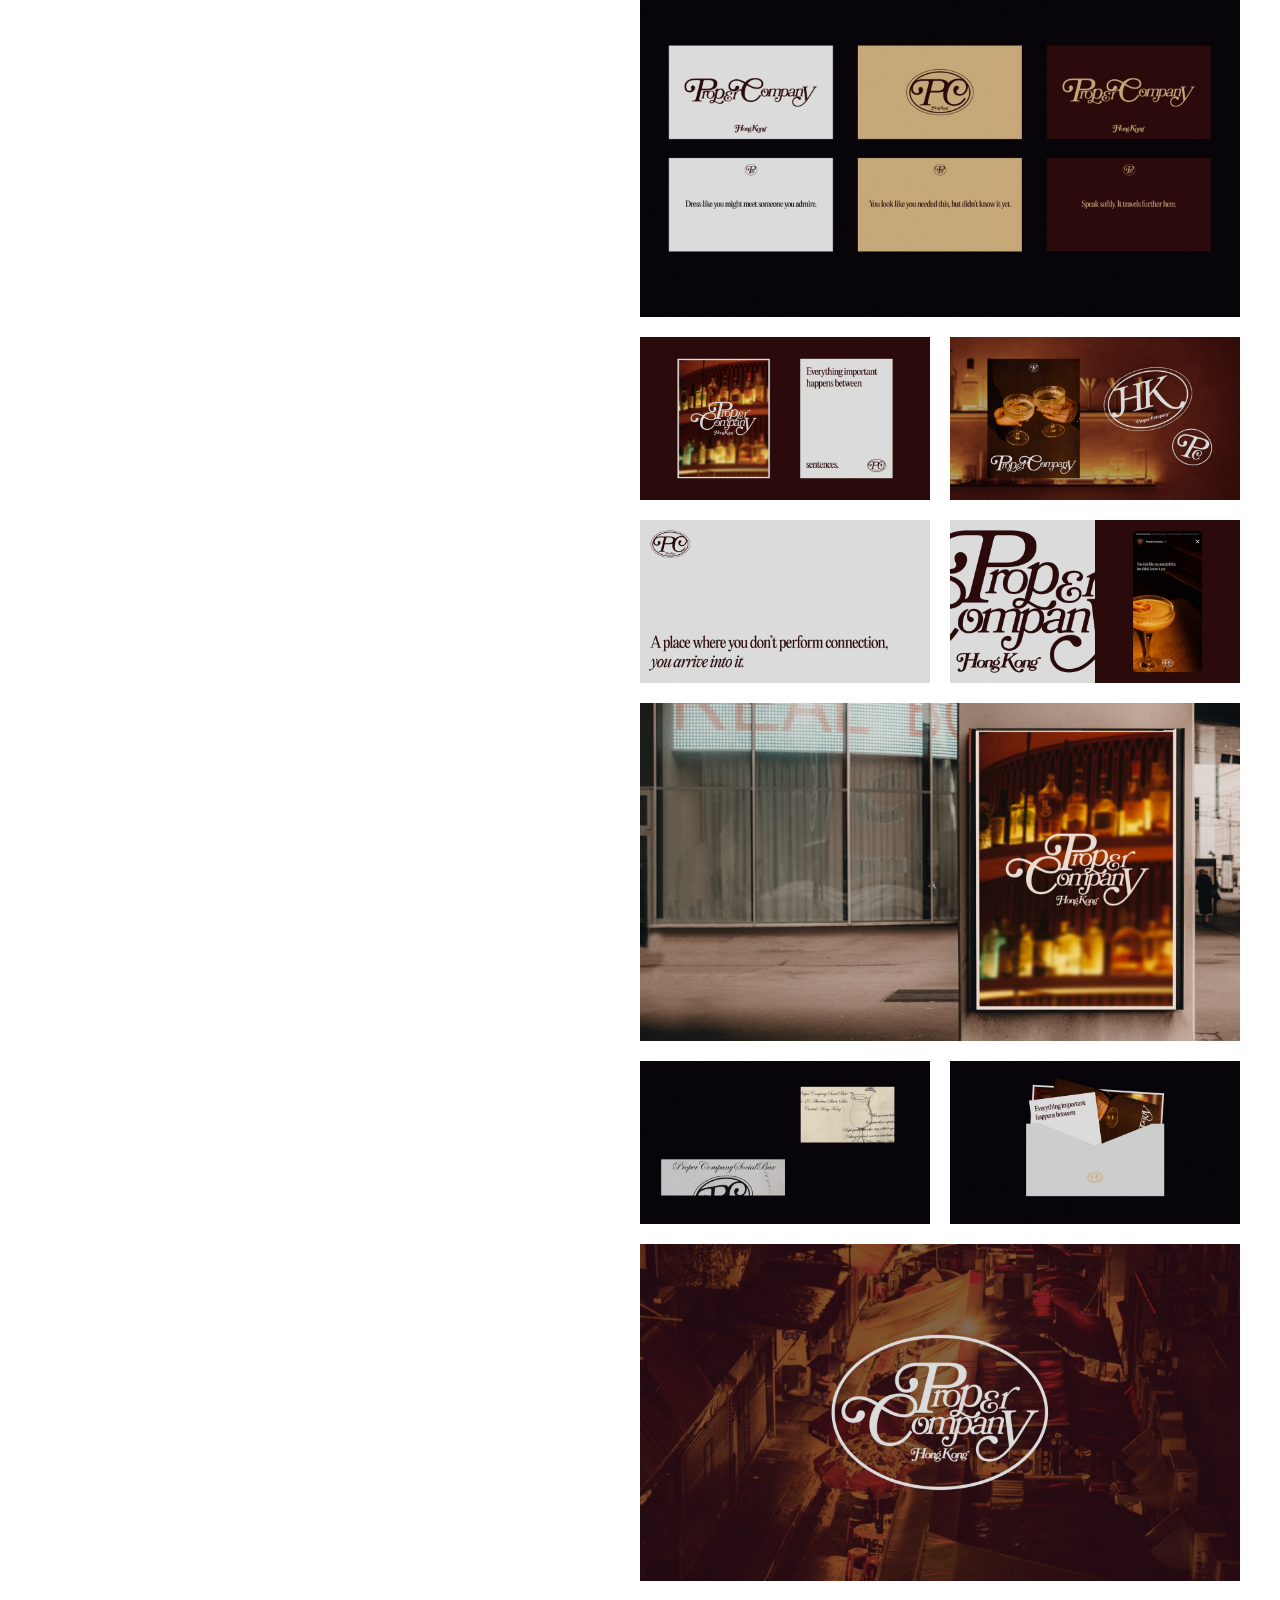
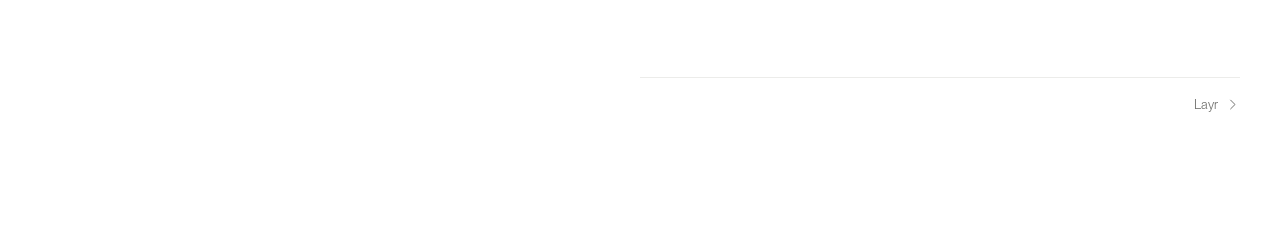
<file: work/proper-company.html>
<!doctype html>
<html lang="en">
<head>
<meta charset="utf-8">
<meta name="viewport" content="width=device-width, initial-scale=1">
<title>Proper Company · Max Chu</title>
<meta name="description" content="Proper Company is a conceptual social bar based in Hong Kong, designed for young creatives seeking connection without the pressures of performative ne">
<link rel="icon" href="../assets/favicon.svg" type="image/svg+xml">
<meta name="color-scheme" content="light dark">
<script>(function(){try{var t=localStorage.getItem('theme');if(t==='light'||t==='dark')document.documentElement.setAttribute('data-theme',t);}catch(e){}})();</script>
<link rel="preload" as="font" type="font/woff2" crossorigin href="../assets/fonts/PPNeueMontreal-Book.woff2">
<link rel="stylesheet" href="../assets/css/style.css?v=1789846102">
</head>
<body>
<a class="skip" href="#main">Skip to content</a>
<main id="main" class="sheet sheet--case">
  <div class="bay">
    <div class="top">
      <a class="mark" href="../index.html" aria-label="Back to Max Chu"></a>
      <div class="tools">
        <button type="button" data-act="special" aria-pressed="false" aria-label="Special mode"><svg viewBox="0 0 24 24" fill="currentColor" aria-hidden="true"><path d="M12 1.5 14.6 9.4 22.5 12 14.6 14.6 12 22.5 9.4 14.6 1.5 12 9.4 9.4Z"/></svg></button>
        <button type="button" data-act="mode" aria-label="Switch theme"><svg viewBox="0 0 24 24" fill="none" stroke="currentColor" stroke-width="1.6" aria-hidden="true"><path d="M21 12.8A8.5 8.5 0 1 1 11.2 3a6.6 6.6 0 0 0 9.8 9.8Z"/></svg></button>
        <a class="tools__next" href="layr.html" rel="next" aria-label="Next project, Layr"><svg viewBox="0 0 24 24" fill="none" stroke="currentColor" stroke-width="1.6" stroke-linecap="round" stroke-linejoin="round" aria-hidden="true"><path d="M9 5l7 7-7 7"/></svg></a>
      </div>
    </div>
    <article class="case__body">
      <h1>Proper Company</h1>
      <p class="case__meta">Branding, 2026</p>
      <div class="case__text"><p>Proper Company is a conceptual social bar based in Hong Kong, designed for young creatives seeking connection without the pressures of performative networking.</p><p>Positioned between a bar, members’ club, and creative space, it reframes social interaction as something more intentional, where conversation becomes the primary medium.</p></div>
      <dl class="case__facts"><dt>Role</dt><dd>Brand identity, art direction</dd><dt>Scope</dt><dd>Wordmark, monogram, collateral, photography</dd><dt>Year</dt><dd>2026</dd><dt>Discipline</dt><dd>Branding</dd></dl>
      <div class="case__shots"><img fetchpriority="high" src="../assets/img/proper-company/04.jpg" alt="Proper Company"><img loading="lazy" src="../assets/img/proper-company/01.jpg" alt="Proper Company, detail"><div class="case__row"><img loading="lazy" src="../assets/img/proper-company/02.jpg" alt="Proper Company, detail"><img loading="lazy" src="../assets/img/proper-company/03.jpg" alt="Proper Company, detail"></div><img loading="lazy" src="../assets/img/proper-company/05.jpg" alt="Proper Company, detail"><div class="case__row"><img loading="lazy" src="../assets/img/proper-company/06.jpg" alt="Proper Company, detail"><img loading="lazy" src="../assets/img/proper-company/07.jpg" alt="Proper Company, detail"></div><div class="case__row"><img loading="lazy" src="../assets/img/proper-company/08.jpg" alt="Proper Company, detail"><img loading="lazy" src="../assets/img/proper-company/09.jpg" alt="Proper Company, detail"></div><img loading="lazy" src="../assets/img/proper-company/10.jpg" alt="Proper Company, detail"><div class="case__row"><img loading="lazy" src="../assets/img/proper-company/11.jpg" alt="Proper Company, detail"><img loading="lazy" src="../assets/img/proper-company/12.jpg" alt="Proper Company, detail"></div><img loading="lazy" src="../assets/img/proper-company/13.jpg" alt="Proper Company, detail"></div>
      <nav class="case__nav"><span></span><a class="case__step case__step--next" href="layr.html" rel="next" aria-label="Next project, Layr"><span>Layr</span><svg viewBox="0 0 24 24" fill="none" stroke="currentColor" stroke-width="1.6" stroke-linecap="round" stroke-linejoin="round" aria-hidden="true"><path d="M9 5l7 7-7 7"/></svg></a></nav>
    </article>
  </div>
  <div class="zoom" id="zoom" role="dialog" aria-modal="true" aria-label="Enlarged image" hidden>
    <div class="zoom__scrim" data-close></div>
    <button class="zoom__nav zoom__prev" type="button" aria-label="Previous image">
      <svg viewBox="0 0 24 24" fill="none" stroke="currentColor" stroke-width="1.7" stroke-linecap="round" stroke-linejoin="round" aria-hidden="true"><path d="M15 5l-7 7 7 7"/></svg>
    </button>
    <button class="zoom__nav zoom__next" type="button" aria-label="Next image">
      <svg viewBox="0 0 24 24" fill="none" stroke="currentColor" stroke-width="1.7" stroke-linecap="round" stroke-linejoin="round" aria-hidden="true"><path d="M9 5l7 7-7 7"/></svg>
    </button>
    <figure class="zoom__fig"><img alt="" class="shown"><img alt=""></figure>
  </div>
</main>
<script src="../assets/js/lenis.min.js" defer></script>
<script src="../assets/js/main.js?v=1789846102" defer></script>
</body>
</html>
</file>
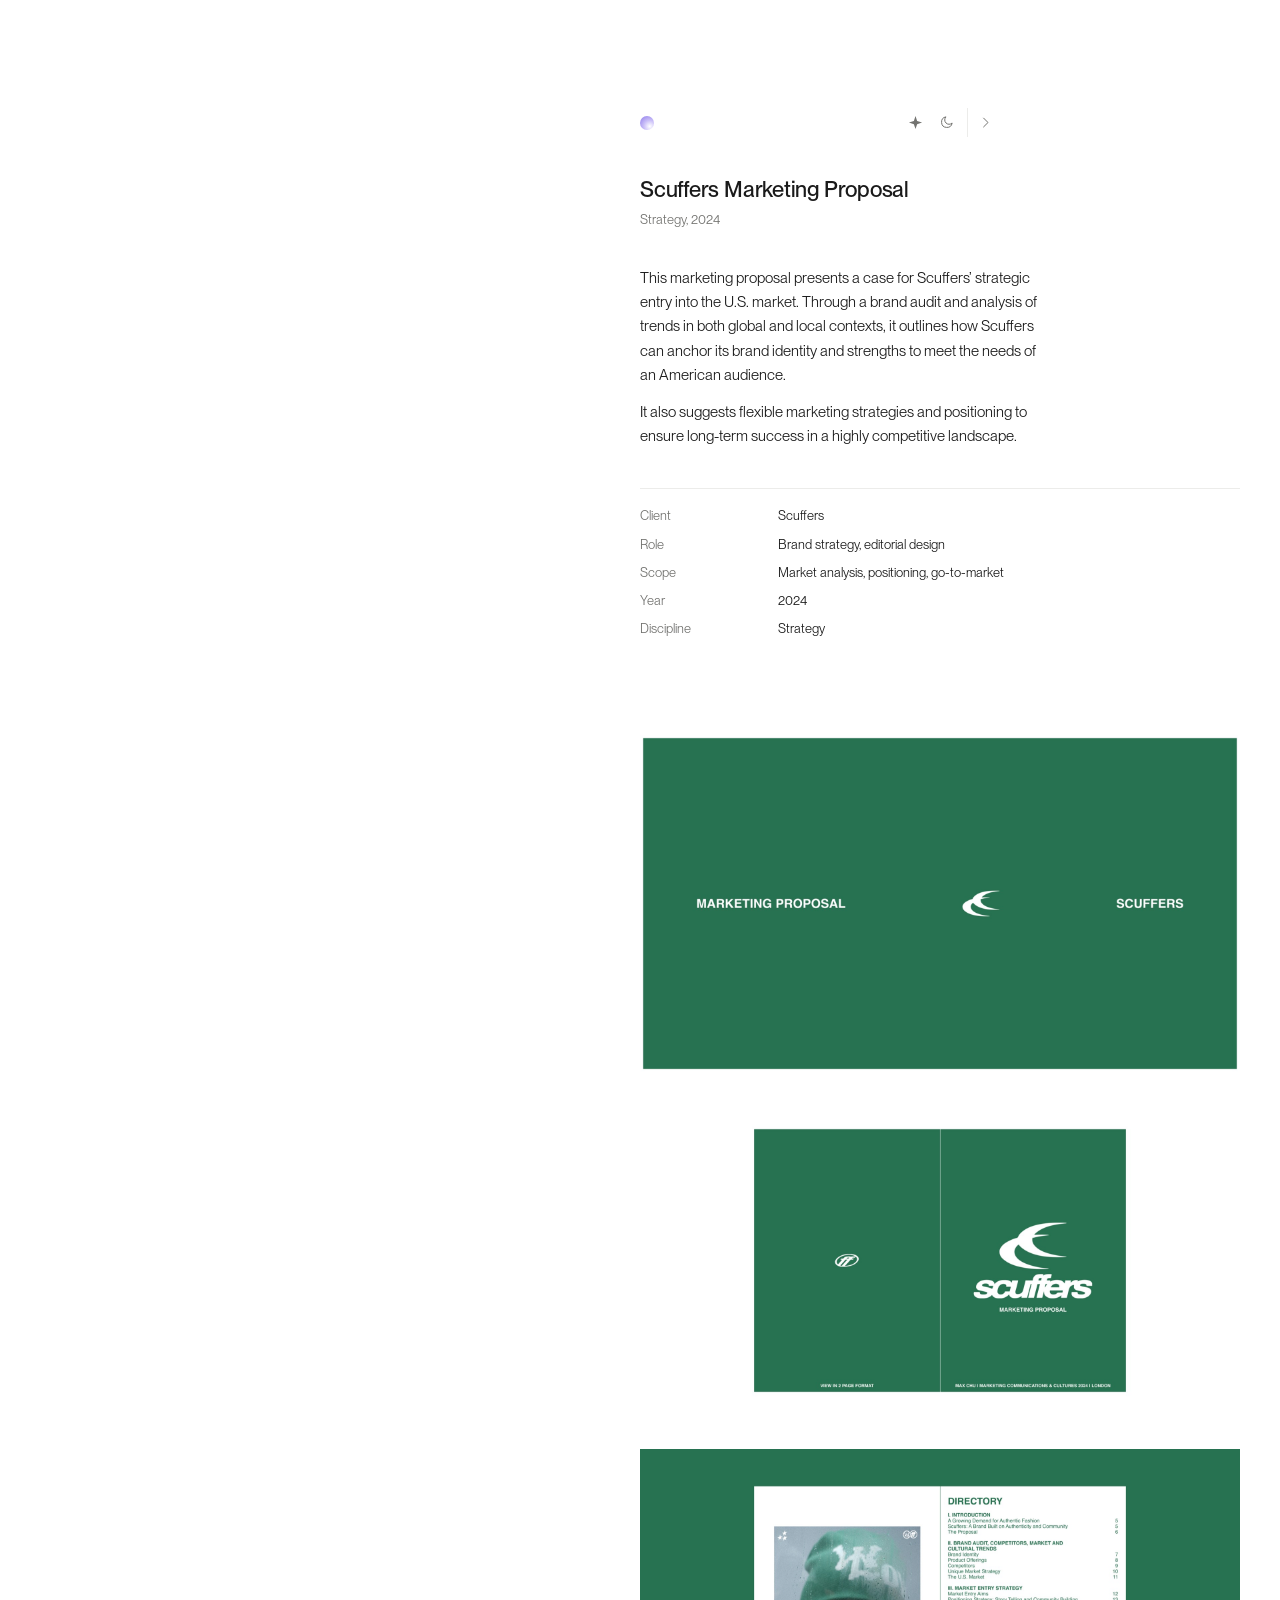
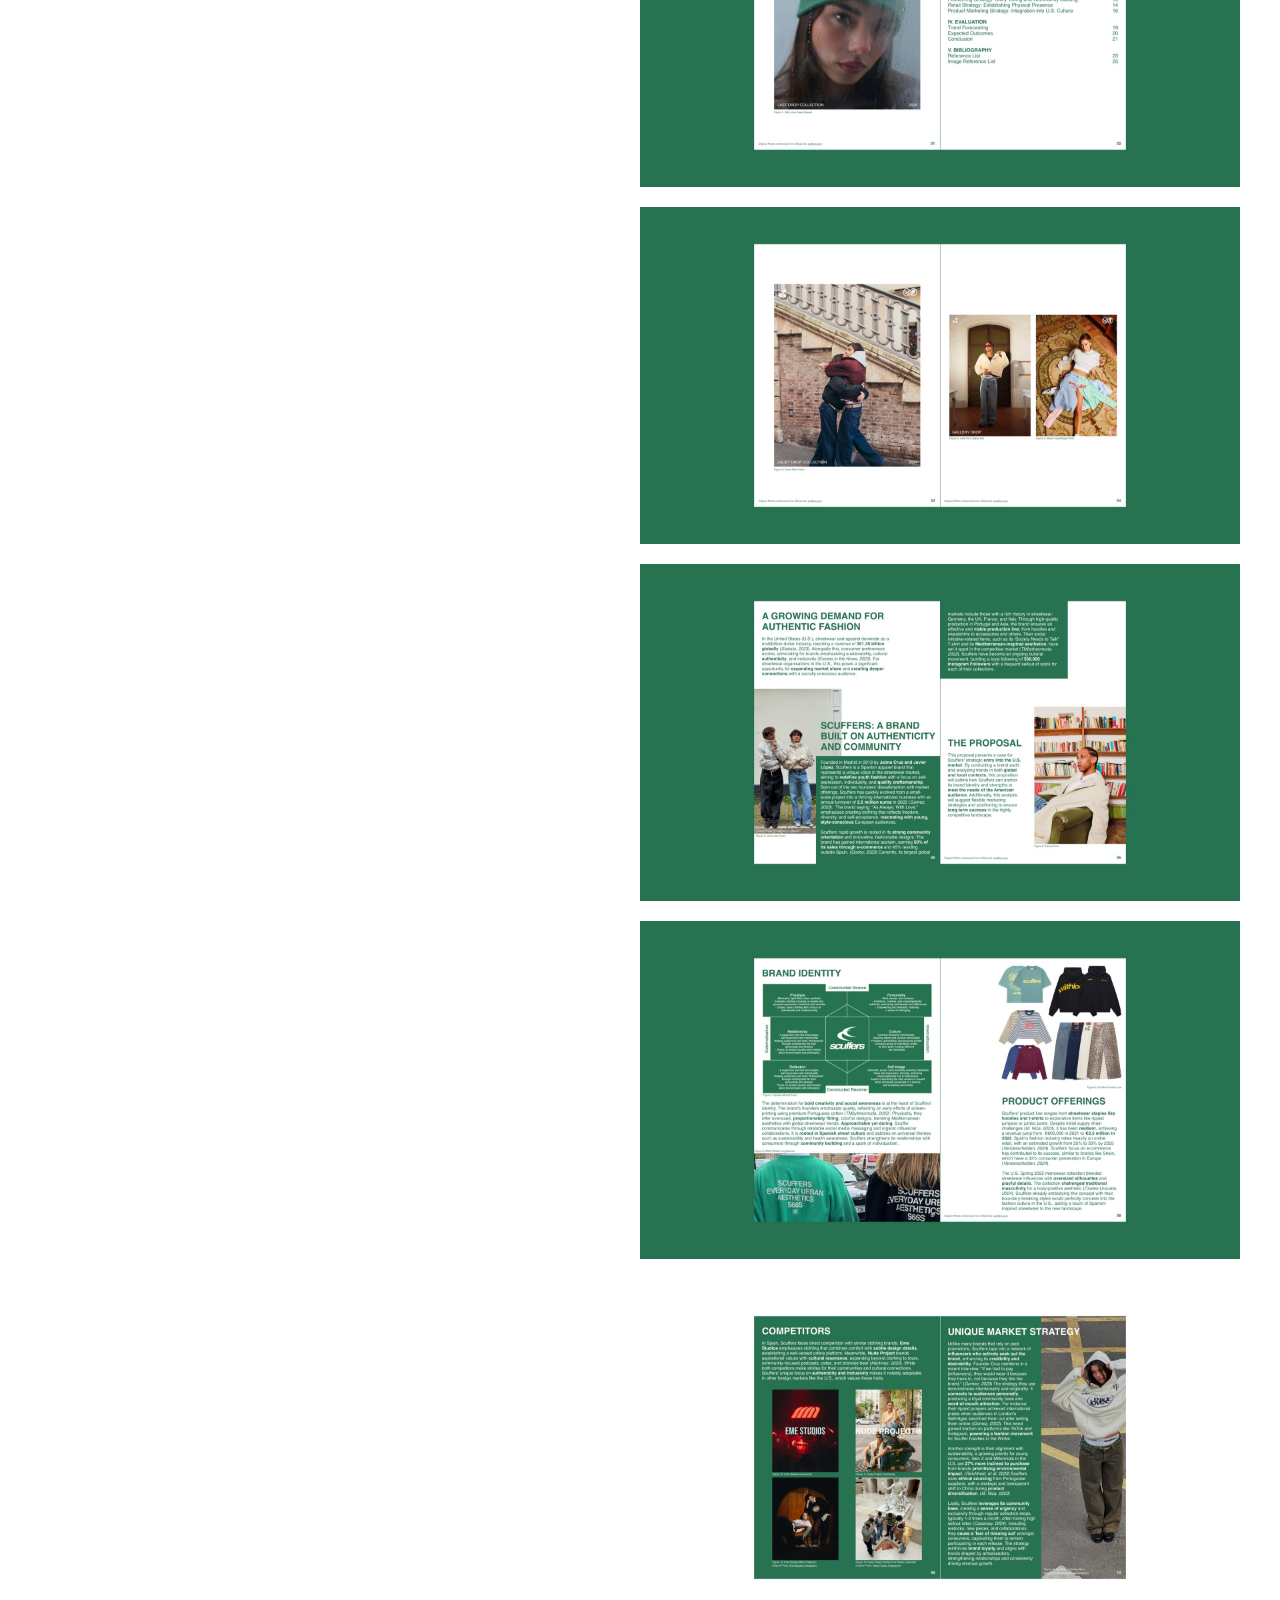
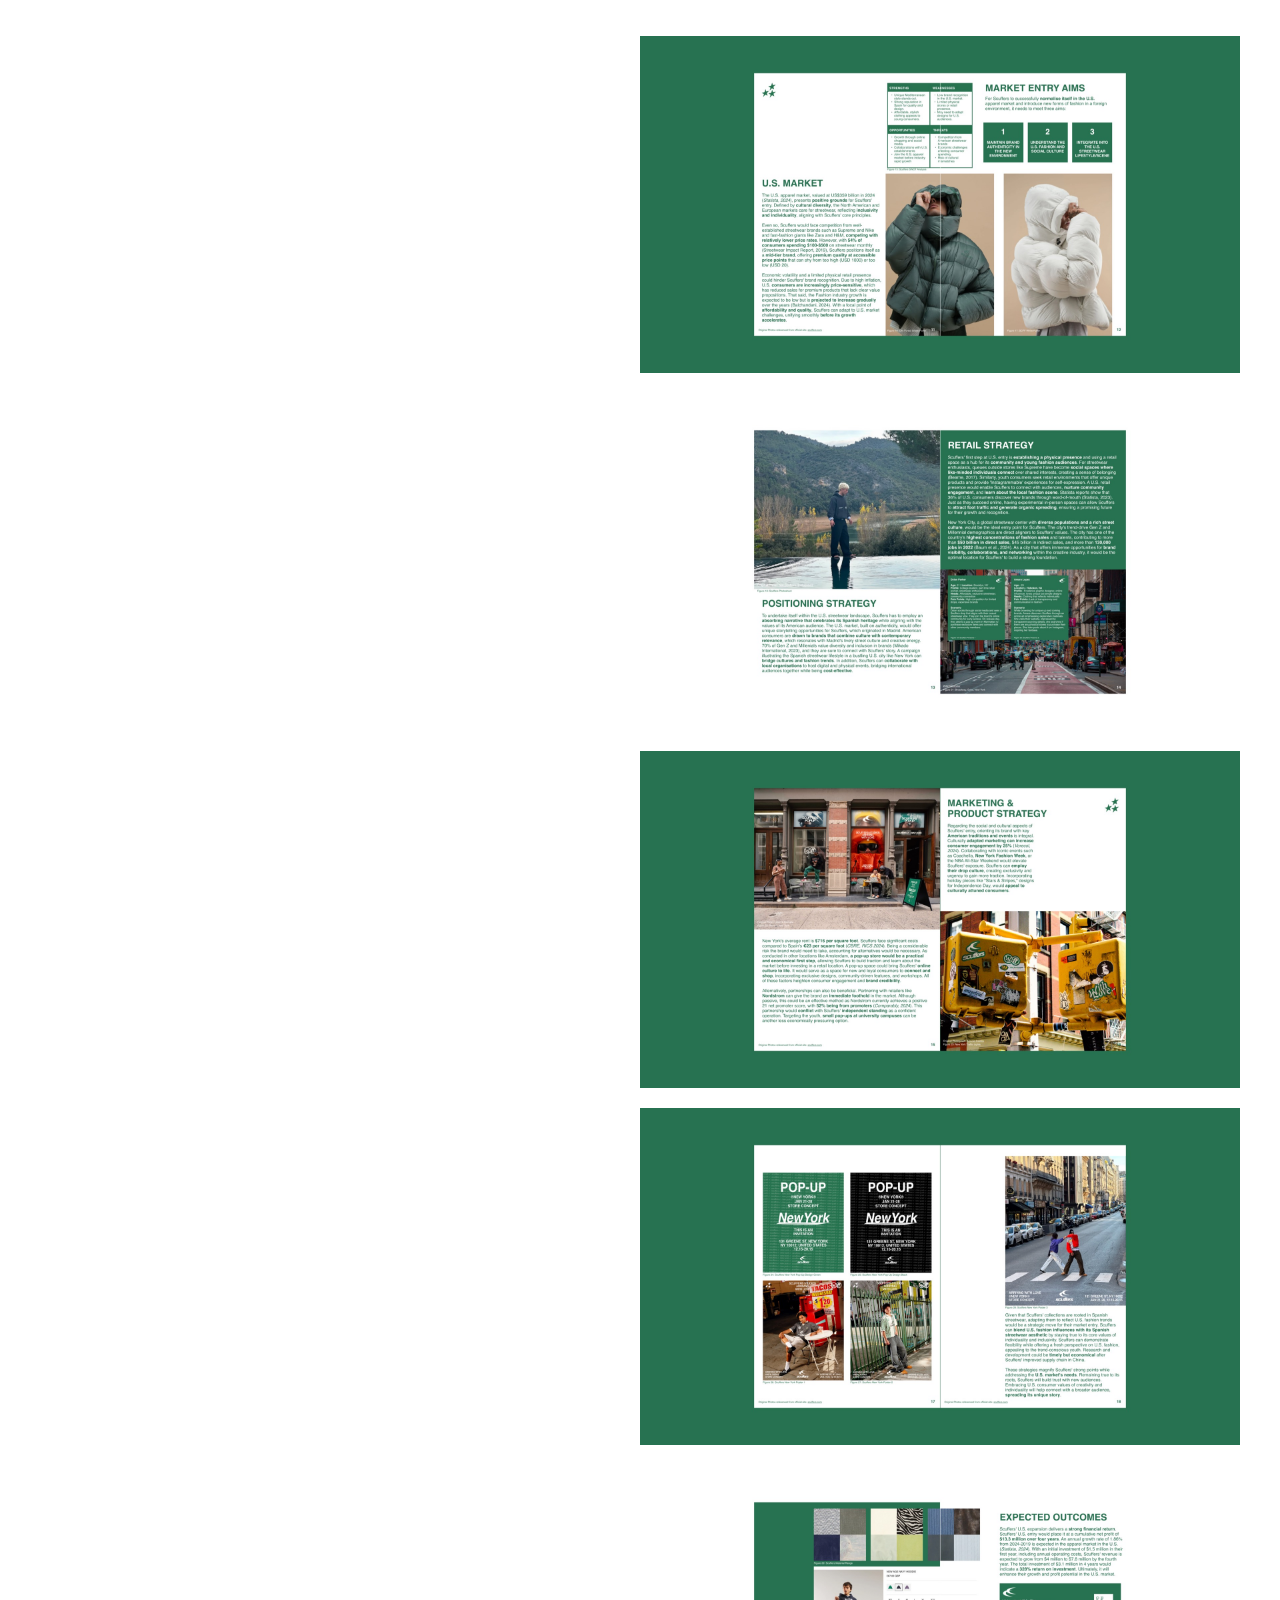
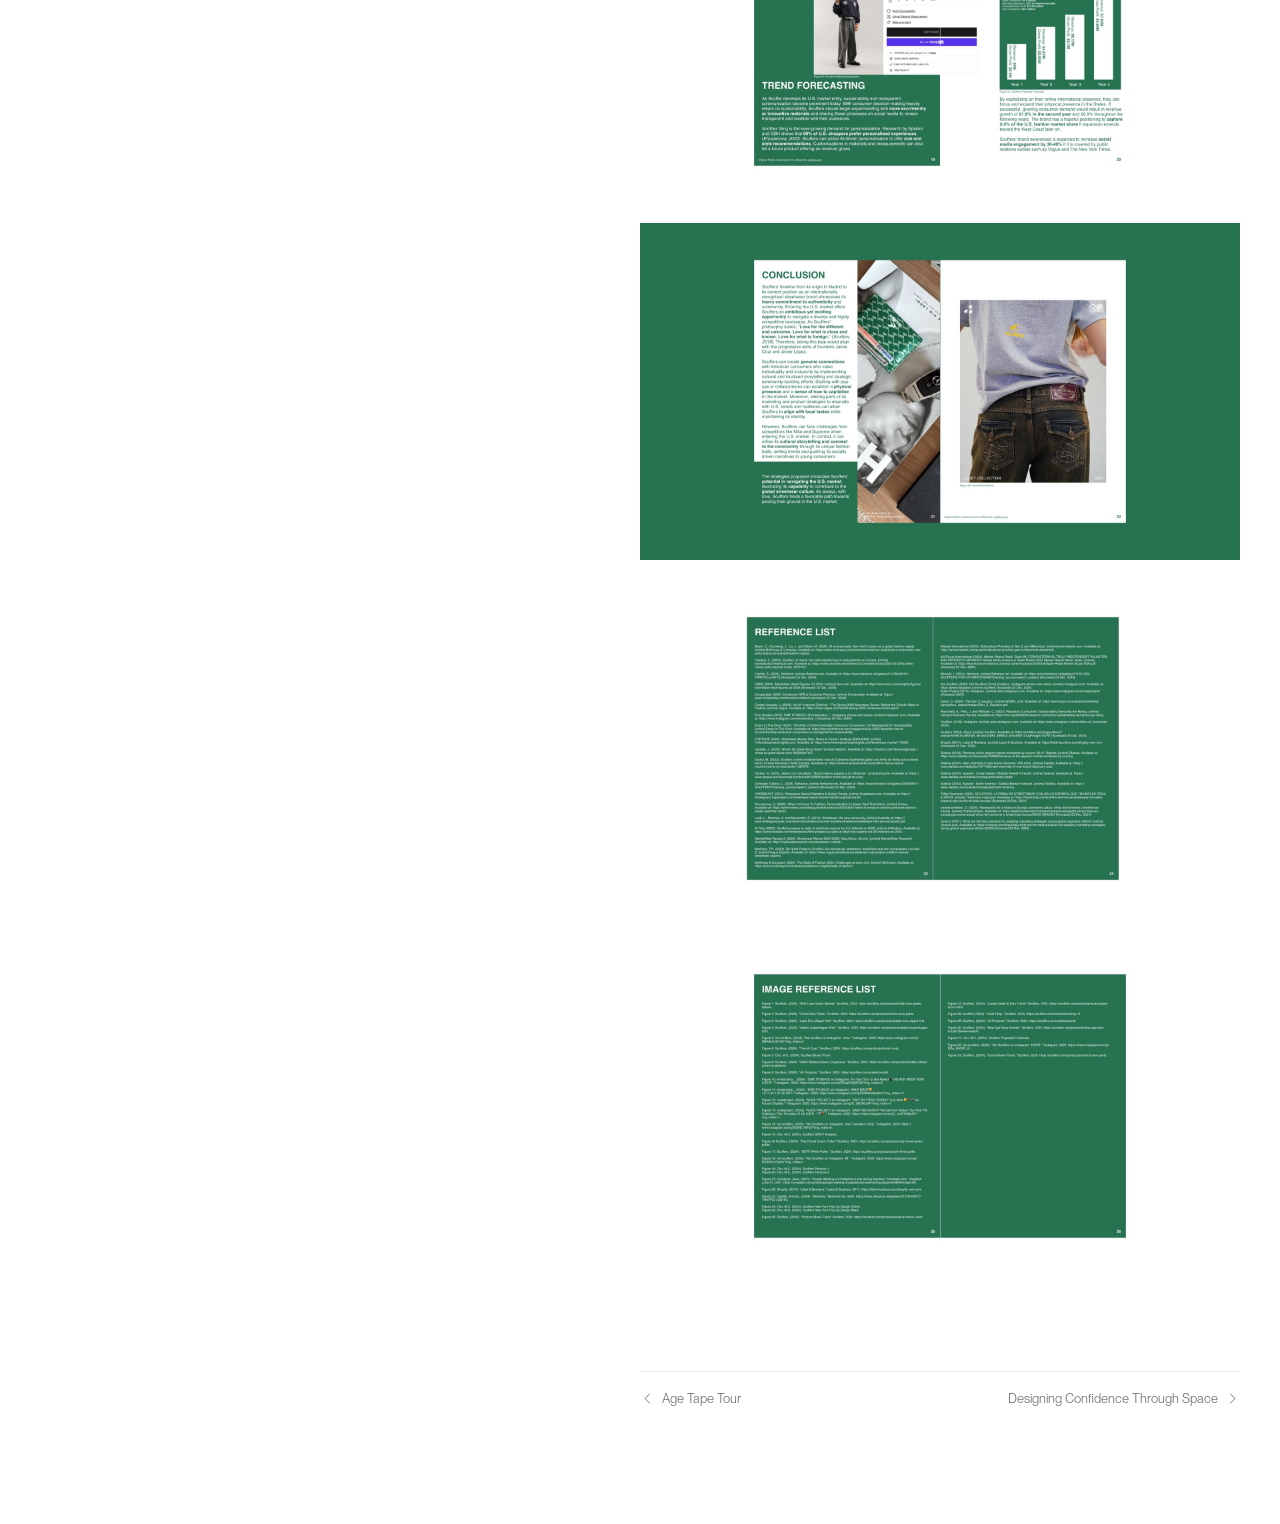
<file: work/scuffers.html>
<!doctype html>
<html lang="en">
<head>
<meta charset="utf-8">
<meta name="viewport" content="width=device-width, initial-scale=1">
<title>Scuffers Marketing Proposal · Max Chu</title>
<meta name="description" content="This marketing proposal presents a case for Scuffers’ strategic entry into the U.S. market. Through a brand audit and analysis of trends in both globa">
<link rel="icon" href="../assets/favicon.svg" type="image/svg+xml">
<meta name="color-scheme" content="light dark">
<script>(function(){try{var t=localStorage.getItem('theme');if(t==='light'||t==='dark')document.documentElement.setAttribute('data-theme',t);}catch(e){}})();</script>
<link rel="preload" as="font" type="font/woff2" crossorigin href="../assets/fonts/PPNeueMontreal-Book.woff2">
<link rel="stylesheet" href="../assets/css/style.css?v=1789846102">
</head>
<body>
<a class="skip" href="#main">Skip to content</a>
<main id="main" class="sheet sheet--case">
  <div class="bay">
    <div class="top">
      <a class="mark" href="../index.html" aria-label="Back to Max Chu"></a>
      <div class="tools">
        <button type="button" data-act="special" aria-pressed="false" aria-label="Special mode"><svg viewBox="0 0 24 24" fill="currentColor" aria-hidden="true"><path d="M12 1.5 14.6 9.4 22.5 12 14.6 14.6 12 22.5 9.4 14.6 1.5 12 9.4 9.4Z"/></svg></button>
        <button type="button" data-act="mode" aria-label="Switch theme"><svg viewBox="0 0 24 24" fill="none" stroke="currentColor" stroke-width="1.6" aria-hidden="true"><path d="M21 12.8A8.5 8.5 0 1 1 11.2 3a6.6 6.6 0 0 0 9.8 9.8Z"/></svg></button>
        <a class="tools__next" href="designing-confidence-through-space.html" rel="next" aria-label="Next project, Designing Confidence Through Space"><svg viewBox="0 0 24 24" fill="none" stroke="currentColor" stroke-width="1.6" stroke-linecap="round" stroke-linejoin="round" aria-hidden="true"><path d="M9 5l7 7-7 7"/></svg></a>
      </div>
    </div>
    <article class="case__body">
      <h1>Scuffers Marketing Proposal</h1>
      <p class="case__meta">Strategy, 2024</p>
      <div class="case__text"><p>This marketing proposal presents a case for Scuffers’ strategic entry into the U.S. market. Through a brand audit and analysis of trends in both global and local contexts, it outlines how Scuffers can anchor its brand identity and strengths to meet the needs of an American audience.</p><p>It also suggests flexible marketing strategies and positioning to ensure long-term success in a highly competitive landscape.</p></div>
      <dl class="case__facts"><dt>Client</dt><dd>Scuffers</dd><dt>Role</dt><dd>Brand strategy, editorial design</dd><dt>Scope</dt><dd>Market analysis, positioning, go-to-market</dd><dt>Year</dt><dd>2024</dd><dt>Discipline</dt><dd>Strategy</dd></dl>
      <div class="case__shots"><img fetchpriority="high" src="../assets/img/scuffers/01.jpg" alt="Scuffers Marketing Proposal"><img loading="lazy" src="../assets/img/scuffers/02.jpg" alt="Scuffers Marketing Proposal, detail"><img loading="lazy" src="../assets/img/scuffers/03.jpg" alt="Scuffers Marketing Proposal, detail"><img loading="lazy" src="../assets/img/scuffers/04.jpg" alt="Scuffers Marketing Proposal, detail"><img loading="lazy" src="../assets/img/scuffers/05.jpg" alt="Scuffers Marketing Proposal, detail"><img loading="lazy" src="../assets/img/scuffers/06.jpg" alt="Scuffers Marketing Proposal, detail"><img loading="lazy" src="../assets/img/scuffers/07.jpg" alt="Scuffers Marketing Proposal, detail"><img loading="lazy" src="../assets/img/scuffers/08.jpg" alt="Scuffers Marketing Proposal, detail"><img loading="lazy" src="../assets/img/scuffers/09.jpg" alt="Scuffers Marketing Proposal, detail"><img loading="lazy" src="../assets/img/scuffers/10.jpg" alt="Scuffers Marketing Proposal, detail"><img loading="lazy" src="../assets/img/scuffers/11.jpg" alt="Scuffers Marketing Proposal, detail"><img loading="lazy" src="../assets/img/scuffers/12.jpg" alt="Scuffers Marketing Proposal, detail"><img loading="lazy" src="../assets/img/scuffers/13.jpg" alt="Scuffers Marketing Proposal, detail"><img loading="lazy" src="../assets/img/scuffers/14.jpg" alt="Scuffers Marketing Proposal, detail"><img loading="lazy" src="../assets/img/scuffers/15.jpg" alt="Scuffers Marketing Proposal, detail"></div>
      <nav class="case__nav"><a class="case__step case__step--prev" href="arden-jones.html" rel="prev" aria-label="Previous project, Age Tape Tour"><svg viewBox="0 0 24 24" fill="none" stroke="currentColor" stroke-width="1.6" stroke-linecap="round" stroke-linejoin="round" aria-hidden="true"><path d="M15 5l-7 7 7 7"/></svg><span>Age Tape Tour</span></a><a class="case__step case__step--next" href="designing-confidence-through-space.html" rel="next" aria-label="Next project, Designing Confidence Through Space"><span>Designing Confidence Through Space</span><svg viewBox="0 0 24 24" fill="none" stroke="currentColor" stroke-width="1.6" stroke-linecap="round" stroke-linejoin="round" aria-hidden="true"><path d="M9 5l7 7-7 7"/></svg></a></nav>
    </article>
  </div>
  <div class="zoom" id="zoom" role="dialog" aria-modal="true" aria-label="Enlarged image" hidden>
    <div class="zoom__scrim" data-close></div>
    <button class="zoom__nav zoom__prev" type="button" aria-label="Previous image">
      <svg viewBox="0 0 24 24" fill="none" stroke="currentColor" stroke-width="1.7" stroke-linecap="round" stroke-linejoin="round" aria-hidden="true"><path d="M15 5l-7 7 7 7"/></svg>
    </button>
    <button class="zoom__nav zoom__next" type="button" aria-label="Next image">
      <svg viewBox="0 0 24 24" fill="none" stroke="currentColor" stroke-width="1.7" stroke-linecap="round" stroke-linejoin="round" aria-hidden="true"><path d="M9 5l7 7-7 7"/></svg>
    </button>
    <figure class="zoom__fig"><img alt="" class="shown"><img alt=""></figure>
  </div>
</main>
<script src="../assets/js/lenis.min.js" defer></script>
<script src="../assets/js/main.js?v=1789846102" defer></script>
</body>
</html>
</file>
<file: assets/css/style.css>
@import "../fonts/fonts.css";

/* ============================================================
   Max Chu — portfolio
   Full white. Everything pinned to the right. The left is
   deliberately empty.
   ============================================================ */

:root {
  --page: #ffffff;
  --text: #1a1a1a;
  --muted: #737370;
  --line: #ececea;
  --mark-a: #8b78ea;
  --mark-b: #cabff8;
  --sel: var(--mark-a);

  --font: "Neue Montreal", "Helvetica Neue", Arial, sans-serif;

  --bay: min(50%, 528px);
  --bay-right: clamp(52px, 15vw, 280px);   /* gap from the right edge — nudges the column toward centre */
  --shot-gap: clamp(12px, 2vw, 20px);      /* gap between paired case images — also the min. edge gap */
  --intro-w: 40ch;
  --pad-y: clamp(56px, 9vw, 116px);
  --block-gap: clamp(52px, 7.5vw, 100px);

  --fs: 0.9375rem;
  --fs-sm: 0.8125rem;

  --ease: cubic-bezier(0.4, 0, 0.2, 1);
}

:root[data-theme="dark"] {
  --page: #121211; --text: #ededeb; --muted: #8a8a85; --line: #292927;
}
@media (prefers-color-scheme: dark) {
  :root:not([data-theme="light"]):not([data-theme="special"]) {
    --page: #121211; --text: #ededeb; --muted: #8a8a85; --line: #292927;
  }
}
:root[data-theme="special"] {
  --page: #3a5be0; --text: #ffe11a; --muted: #e6ebff;
  --line: rgba(255, 255, 255, 0.22); --sel: #ffe11a;
}
:root[data-theme="special"] ::selection { color: #3a5be0; }

*, *::before, *::after { box-sizing: border-box; }
html { -webkit-text-size-adjust: 100%; }

body {
  margin: 0;
  background: var(--page);
  color: var(--text);
  font-family: var(--font);
  font-size: var(--fs);
  line-height: 1.62;
  font-weight: 400;
  -webkit-font-smoothing: antialiased;
  text-rendering: optimizeLegibility;
  overflow-x: hidden;
  transition: background 0.4s var(--ease), color 0.4s var(--ease);
}

a { color: inherit; text-decoration: none; }
img { display: block; max-width: 100%; height: auto; }
p { margin: 0 0 1.15em; }
[hidden] { display: none !important; }

::selection { background: var(--sel); color: #fff; }
:focus-visible { outline: 2px solid currentColor; outline-offset: 3px; }

.skip {
  position: fixed; top: 12px; left: 12px; z-index: 50;
  background: var(--text); color: var(--page); padding: 9px 13px; font-size: var(--fs-sm);
  transform: translateY(-160%); transition: transform 0.2s var(--ease);
}
.skip:focus { transform: none; }

/* ============================================================
   Right-anchored column
   ============================================================ */
.sheet {
  padding: var(--pad-y) var(--bay-right);
}
.bay { max-width: var(--bay); margin-left: auto; }
@media (max-width: 900px) {
  :root { --bay: 100%; --bay-right: clamp(20px, 6vw, 40px); }
}

.eyebrow { font-size: var(--fs-sm); font-weight: 400; color: var(--muted); margin: 0 0 20px; }
.sr-only {
  position: absolute; width: 1px; height: 1px; margin: -1px; padding: 0;
  overflow: hidden; clip-path: inset(50%); white-space: nowrap; border: 0;
}

.top {
  max-width: var(--intro-w);
  display: flex; justify-content: space-between; align-items: center;
  margin-bottom: clamp(26px, 4.5vw, 46px);
}
.mark {
  display: block;
  width: 14px; height: 14px; border-radius: 50%;
  border: 0; padding: 0; margin: 0;
  background: radial-gradient(circle at 70% 74%, #ffffff 0%, var(--mark-b) 42%, var(--mark-a) 100%);
  flex: none;
}
.tools, .viewtoggle { display: flex; align-items: center; gap: 2px; }
.tools button, .viewtoggle button, .tools a {
  border: 0; background: none; padding: 7px; margin: -7px 0;
  color: var(--muted); cursor: pointer; line-height: 0;
  transition: color 0.2s var(--ease), transform 0.15s var(--ease);
}
.tools button:hover, .viewtoggle button:hover, .tools a:hover { color: var(--text); }
.tools button:active, .viewtoggle button:active, .tools a:active { transform: scale(0.88); }
.tools svg, .viewtoggle svg { width: 15px; height: 15px; display: block; }
.viewtoggle button[aria-pressed="true"] { color: var(--text); }
:root[data-theme="special"] .tools button[data-act="special"] { color: var(--text); }

.intro { max-width: var(--intro-w); }
.intro strong { font-weight: 500; }
.intro a { border-bottom: 1px solid var(--line); transition: border-color 0.2s var(--ease); }
.intro a:hover { border-color: currentColor; }

/* ============================================================
   Selected work — image filmstrip or a column list
   ============================================================ */
.work { margin-top: var(--block-gap); }
.work__bar {
  max-width: var(--intro-w);
  display: flex; align-items: center; justify-content: space-between;
  margin-bottom: 22px;
}
.work__bar .eyebrow { margin: 0; }

.work[data-view="list"] .rail,
.work[data-view="grid"] .worklist { display: none; }

.rail {
  display: flex;
  align-items: flex-start;
  gap: clamp(10px, 1.4vw, 18px);
  margin-right: calc(-1 * var(--bay-right));
  padding-right: var(--bay-right);
  overflow-x: auto;
  overscroll-behavior-x: contain;
  cursor: grab;
  scrollbar-width: none;
}
.rail::-webkit-scrollbar { display: none; }
.rail.dragging { cursor: grabbing; user-select: none; }

.slide { flex: none; scroll-snap-align: start; }
.slide img {
  height: clamp(168px, 24vh, 264px);
  width: auto;
  aspect-ratio: 16 / 9;
  object-fit: cover;
  background: var(--line);
  -webkit-user-drag: none;
  user-select: none;
}

/* column list — same width as the experiences list */
.worklist { border-top: 1px solid var(--line); }
.wrow {
  display: grid;
  grid-template-columns: minmax(0, var(--intro-w)) 1fr;
  gap: clamp(1.5rem, 3vw, 2.5rem);
  align-items: baseline;
  padding: 16px 0;
  border-bottom: 1px solid var(--line);
  position: relative;
  transition: color 0.2s var(--ease);
}
.wrow__lead {
  display: flex; align-items: baseline; justify-content: space-between;
  gap: 1rem; min-width: 0;
}
.wrow__title { min-width: 0; overflow: hidden; text-overflow: ellipsis; white-space: nowrap; }
.wrow__yr { flex: none; color: var(--muted); font-size: var(--fs-sm); font-variant-numeric: tabular-nums; }
.wrow__cat { color: var(--muted); font-size: var(--fs-sm); text-align: right; white-space: nowrap; }
@media (hover: hover) {
  .worklist:hover .wrow { color: var(--muted); }
  .worklist:hover .wrow:hover { color: var(--text); }
}
@media (max-width: 560px) {
  .wrow { grid-template-columns: 1fr auto; gap: 1.25rem; }
  .wrow__yr { display: none; }
}

/* the hovered project, peeking into the empty left space */
.peek {
  position: fixed;
  left: clamp(16px, 5vw, 80px);
  top: 50%;
  translate: 0 -50%;
  width: min(42vw, 600px);
  height: min(64vh, 460px);
  z-index: -1;
  pointer-events: none;
  opacity: 0;
  transition: opacity 0.45s var(--ease);
}
.peek.on { opacity: 1; }
.peek img {
  position: absolute; inset: 0;
  width: 100%; height: 100%;
  object-fit: contain;
  object-position: left center;
  opacity: 0;
  transition: opacity 0.4s var(--ease);
}
@media (max-width: 900px), (hover: none) { .peek { display: none; } }
@media (prefers-reduced-motion: reduce) { .peek, .peek img { transition: opacity 0.12s linear; } }

/* a quiet presence in the empty left void — a soft glow that drifts
   toward wherever the cursor is, so the space reads as intentional
   rather than simply unused */
.ambient {
  position: fixed;
  left: var(--ax, 20vw);
  top: var(--ay, 40vh);
  translate: -50% -50%;
  width: min(30vw, 400px);
  height: min(30vw, 400px);
  border-radius: 50%;
  background: radial-gradient(circle, color-mix(in srgb, var(--mark-a) 20%, transparent), transparent 72%);
  filter: blur(36px);
  z-index: -1;
  opacity: 0;
  pointer-events: none;
  transition: opacity 0.8s var(--ease);
}
.ambient.on { opacity: 1; }
@media (max-width: 900px), (hover: none) { .ambient { display: none; } }
@media (prefers-reduced-motion: reduce) { .ambient { display: none; } }

/* a bunny that quietly appears over the bottom edge once you've
   scrolled all the way down — a reward for reaching the end */
.bunny {
  position: fixed;
  left: clamp(60px, 16vw, 210px);
  bottom: -110px;
  width: clamp(80px, 7.4vw, 104px);
  color: var(--text);
  translate: -50% 0;
  z-index: 5;
  pointer-events: none;
  transition: bottom 0.7s var(--ease);
}
.bunny svg { width: 100%; height: auto; display: block; }
.bunny__nose { fill: var(--mark-a); }
.bunny__blush { fill: color-mix(in srgb, var(--mark-a) 30%, transparent); }
.bunny__inner { opacity: 0.35; }
.bunny__scarf { stroke: var(--mark-a); }
.bunny.show { bottom: -20px; }
@media (max-width: 900px) { .bunny { display: none; } }
@media (prefers-reduced-motion: reduce) { .bunny { transition: none; } }

/* ============================================================
   Experiences
   ============================================================ */
.exp { margin-top: var(--block-gap); }
.row {
  display: grid;
  grid-template-columns: 7.5rem 1fr;
  gap: 1.1rem;
  padding: 16px 0;
  border-top: 1px solid var(--line);
  align-items: baseline;
}
.row:last-child { border-bottom: 1px solid var(--line); }
.row time { color: var(--muted); font-size: var(--fs-sm); font-variant-numeric: tabular-nums; }
.row b { font-weight: 500; }
.row span { color: var(--muted); }
@media (max-width: 480px) { .row { grid-template-columns: 1fr; gap: 0.15rem; } }

/* ============================================================
   Footer
   ============================================================ */
.foot {
  margin-top: var(--block-gap);
  font-size: var(--fs-sm); color: var(--muted);
  display: flex; flex-wrap: wrap; gap: 6px 24px;
}
.foot a { color: var(--text); }
.foot a:hover { color: var(--muted); }

/* ============================================================
   Project case — a single right-anchored column, same axis as
   home. No sidebar: the mark, tools and a "next" nod at the top
   are exactly where they are on the home page.
   ============================================================ */
.sheet--case { padding: var(--pad-y) var(--bay-right); }
.tools a.tools__next {
  margin-left: 4px; padding-left: 10px;
  border-left: 1px solid var(--line);
}

.case__body h1 { font-size: 1.375rem; line-height: 1.2; font-weight: 500; letter-spacing: -0.01em; margin: 0 0 6px; }
.case__meta { font-size: var(--fs-sm); color: var(--muted); margin: 0 0 clamp(22px, 3.5vw, 36px); }
.case__text { max-width: 46ch; }
.case__text p { margin: 0 0 0.85em; }
.case__text p:last-child { margin-bottom: 0; }
.case__facts {
  display: grid; grid-template-columns: 7.5rem 1fr; gap: 7px 1.1rem;
  font-size: var(--fs-sm); border-top: 1px solid var(--line);
  padding-top: 16px;
  margin: clamp(26px, 4vw, 40px) calc(-1 * var(--bay-right) + 2 * var(--shot-gap)) var(--block-gap) 0;
}
.case__facts dt { color: var(--muted); }
.case__facts dd { margin: 0; }
/* shots bleed most of the way to the real right edge, but keep a real
   gap there — at least as wide as the gap between two paired images */
.case__shots {
  display: flex; flex-direction: column; gap: var(--shot-gap);
  margin-right: calc(-1 * var(--bay-right) + 2 * var(--shot-gap));
}
.case__shots img { width: 100%; display: block; background: var(--line); cursor: zoom-in; }
.case__row { display: flex; gap: var(--shot-gap); }
.case__row img { flex: 1 1 0; min-width: 0; }

/* a slot that quietly crossfades between a few near-identical shots
   instead of giving each its own row — opt in per project */
.case__slide { position: relative; display: grid; aspect-ratio: 16 / 9; overflow: hidden; }
.case__slide img {
  grid-area: 1 / 1;
  width: 100%; height: 100%; object-fit: cover;
  opacity: 0;
  transition: opacity 0.8s var(--ease);
}
.case__slide img.shown { opacity: 1; }
@media (prefers-reduced-motion: reduce) { .case__slide img { transition: none; } }

/* the hairline rules frame the same width as the images above them */
.case__nav {
  margin: var(--block-gap) calc(-1 * var(--bay-right) + 2 * var(--shot-gap)) 0 0;
  padding-top: 16px; border-top: 1px solid var(--line);
  display: flex; justify-content: space-between; gap: 2rem; font-size: var(--fs-sm);
}
.case__step {
  display: flex; align-items: center; gap: 7px;
  color: var(--muted); min-width: 0;
}
.case__step:hover { color: var(--text); }
.case__step svg { flex: none; width: 15px; height: 15px; }
.case__step span { overflow: hidden; text-overflow: ellipsis; white-space: nowrap; }

@media (max-width: 900px) {
  .case__shots, .case__facts, .case__nav { margin-right: 0; }
}
@media (max-width: 480px) {
  .case__step span { max-width: 30vw; }
  .case__facts { grid-template-columns: 1fr; gap: 2px 0; }
  .case__facts dt { margin-top: 8px; }
}

/* ============================================================
   Project modal — a pane of frosted glass over the page
   ============================================================ */
.modal, .zoom { position: fixed; inset: 0; z-index: 200; }
.zoom { z-index: 210; }
.modal[hidden], .zoom[hidden] { display: none; }

.modal__scrim, .zoom__scrim {
  position: absolute; inset: 0;
  background: rgba(18, 18, 18, 0.12);
  -webkit-backdrop-filter: blur(7px);
  backdrop-filter: blur(7px);
}
:root[data-theme="dark"] .modal__scrim,
:root[data-theme="dark"] .zoom__scrim { background: rgba(0, 0, 0, 0.4); }
@media (prefers-color-scheme: dark) {
  :root:not([data-theme="light"]):not([data-theme="special"]) .modal__scrim,
  :root:not([data-theme="light"]):not([data-theme="special"]) .zoom__scrim { background: rgba(0, 0, 0, 0.4); }
}

.modal__card {
  position: relative;
  width: min(620px, calc(100vw - 2 * clamp(16px, 5vw, 56px)));
  max-height: min(760px, 84vh);
  margin: clamp(20px, 7vh, 80px) auto;
  border-radius: 14px;
  background: color-mix(in srgb, var(--page) 46%, transparent);
  -webkit-backdrop-filter: blur(32px) saturate(1.8);
  backdrop-filter: blur(32px) saturate(1.8);
  overflow-y: auto;
  overscroll-behavior: contain;
  scrollbar-width: thin;
}
@supports not ((backdrop-filter: blur(1px)) or (-webkit-backdrop-filter: blur(1px))) {
  .modal__card { background: color-mix(in srgb, var(--page) 94%, transparent); }
}
.modal__body { padding: clamp(22px, 3vw, 40px); }

.modal__close {
  position: absolute;
  top: clamp(12px, 3vh, 24px);
  right: clamp(12px, 3vw, 24px);
  z-index: 2;
  width: 30px; height: 30px;
  display: grid; place-items: center;
  border: 0;
  background: none;
  color: var(--text);
  cursor: pointer;
  transition: transform 0.2s var(--ease), opacity 0.2s var(--ease);
  opacity: 0.55;
}
.modal__close:hover { opacity: 1; transform: rotate(90deg); }
.modal__close svg { width: 15px; height: 15px; }

/* step to the previous/next project without leaving the modal */
.modal__nav {
  position: fixed;
  top: 50%; translate: 0 -50%;
  z-index: 201;
  width: 40px; height: 40px;
  display: grid; place-items: center;
  border: 0; background: none;
  color: var(--text);
  opacity: 0.5;
  cursor: pointer;
  transition: opacity 0.2s var(--ease);
}
.modal__nav:hover { opacity: 1; }
.modal__nav svg { width: 22px; height: 22px; }
.modal__prev { left: clamp(6px, 2vw, 22px); }
.modal__next { right: clamp(6px, 2vw, 22px); }
@media (max-width: 700px) { .modal__nav { display: none; } }

.modal__head { margin-bottom: clamp(20px, 3vw, 32px); max-width: 46ch; }
.modal__head h2 { font-size: 1.4rem; font-weight: 500; letter-spacing: -0.015em; margin: 0 0 6px; }
.modal__meta { font-size: var(--fs-sm); color: var(--muted); margin: 0 0 16px; }
.modal__desc { margin: 0 0 0.85em; font-size: var(--fs-sm); line-height: 1.66; color: var(--text); }
.modal__desc:last-child { margin-bottom: 0; }

.modal__body img {
  width: 100%;
  background: color-mix(in srgb, var(--text) 6%, transparent);
  margin-top: clamp(9px, 1.4vw, 14px);
  cursor: zoom-in;
}
.modal__body img:first-of-type { margin-top: 0; }

/* image zoom (lightbox) */
.zoom { display: grid; place-items: center; padding: clamp(20px, 5vw, 64px); }
.zoom__fig {
  position: relative; z-index: 1; margin: 0;
  display: grid;
  max-width: min(1000px, 86vw);
  max-height: 80vh;
  cursor: zoom-out;
}
.zoom__fig img {
  grid-area: 1 / 1;
  display: block;
  max-width: 100%;
  max-height: 80vh;
  width: auto; height: auto;
  margin: auto;
  opacity: 0;
  transition: opacity 0.28s var(--ease);
}
.zoom__fig img.shown { opacity: 1; }
@media (prefers-reduced-motion: reduce) { .zoom__fig img { transition: opacity 0.1s linear; } }
.zoom__nav {
  position: absolute;
  top: 50%; translate: 0 -50%;
  z-index: 2;
  width: 40px; height: 40px;
  display: grid; place-items: center;
  border: 0; background: none;
  color: var(--text);
  opacity: 0.5;
  cursor: pointer;
  transition: opacity 0.2s var(--ease);
}
.zoom__nav:hover { opacity: 1; }
.zoom__nav svg { width: 22px; height: 22px; }
.zoom__prev { left: clamp(6px, 2vw, 22px); }
.zoom__next { right: clamp(6px, 2vw, 22px); }
.zoom__nav[disabled] { opacity: 0.16; cursor: default; }

@media (prefers-reduced-motion: no-preference) {
  .modal:not(.modal--out) .modal__scrim,
  .zoom:not(.zoom--out) .zoom__scrim { animation: fadeIn 0.26s var(--ease); }
  .modal:not(.modal--out) .modal__card { animation: cardIn 0.32s var(--ease); }
  .zoom:not(.zoom--out) .zoom__fig { animation: cardIn 0.3s var(--ease); }
  .modal--out .modal__scrim, .modal--out .modal__card,
  .zoom--out .zoom__scrim, .zoom--out .zoom__fig { animation: fadeIn 0.2s var(--ease) reverse forwards; }
  @keyframes fadeIn { from { opacity: 0; } }
  @keyframes cardIn { from { opacity: 0; transform: scale(0.985); } }
}

/* ============================================================
   Hoops — the basketball hiding under the mark
   ============================================================ */
.hoops {
  position: fixed; inset: 0; z-index: 30;
  pointer-events: none;
  color: var(--text);
  opacity: 0;
  transition: opacity 0.4s var(--ease);
}
.hoops.on { opacity: 1; }
.hoops[hidden] { display: none; }

/* the court sits in the empty band left of the content — JS sets --court-x */
.hoops__rig {
  position: absolute;
  left: calc(var(--court-x, 15vw) + var(--drift, 0px));
  top: clamp(50px, 10vh, 110px);
  width: clamp(120px, 14vw, 164px);
  translate: -50% 0;
}
.hoops__rig svg { width: 100%; height: auto; overflow: visible; display: block; }
/* a pane of the same frosted glass as the project modal, behind the rim.
   the court is empty behind it, so the glossy sheen is drawn into the
   panel itself rather than relying on blurring content that isn't there */
.hoops__board {
  position: absolute;
  left: 18%; right: 18%; top: 7%; height: 42%;
  border-radius: 10%;
  overflow: hidden;
  background:
    linear-gradient(135deg, color-mix(in srgb, #fff 55%, transparent) 0%,
      color-mix(in srgb, var(--page) 40%, transparent) 45%,
      color-mix(in srgb, var(--page) 58%, transparent) 100%);
  -webkit-backdrop-filter: blur(20px) saturate(1.7);
  backdrop-filter: blur(20px) saturate(1.7);
  border: 1px solid color-mix(in srgb, var(--text) 18%, transparent);
  box-shadow:
    inset 0 1px 0 color-mix(in srgb, #ffffff 65%, transparent),
    0 4px 10px -8px rgba(0, 0, 0, 0.2);
}
.hoops__board::before {
  content: "";
  position: absolute; inset: 0;
  background: linear-gradient(115deg, rgba(255, 255, 255, 0.55) 0%, rgba(255, 255, 255, 0) 32%);
}
@supports not ((backdrop-filter: blur(1px)) or (-webkit-backdrop-filter: blur(1px))) {
  .hoops__board { background: color-mix(in srgb, var(--page) 88%, transparent); }
}
/* the rim picks up the same light-grey, glassy tone as the backboard */
.hoops__rim-stop { stop-color: var(--muted); }
.hoops__rim, .hoops__rim-inner { filter: drop-shadow(0 2px 3px rgba(0, 0, 0, 0.14)); }
.hoops__rim-inner { stroke: var(--muted); opacity: 0.4; }
.hoops__net { stroke: var(--muted); transform-box: fill-box; transform-origin: top center; }
.hoops__net.swish { animation: netSwish 0.55s var(--ease); }
@keyframes netSwish { 25% { transform: scaleY(1.22) scaleX(0.94); } 60% { transform: scaleY(0.95); } 100% { transform: none; } }

.hoops__score {
  position: absolute; left: 50%; top: -26px;
  translate: -50% 0;
  font-size: var(--fs-sm); color: var(--muted);
  font-variant-numeric: tabular-nums;
}
.hoops__score.pop { animation: scorePop 0.4s var(--ease); }
@keyframes scorePop { 40% { transform: scale(1.45); } }

/* an actual basketball — a punchier, more saturated orange sphere */
.hoops__ball {
  position: absolute;
  left: var(--court-x, 15vw);
  top: 46vh;
  width: clamp(34px, 3vw, 42px); aspect-ratio: 1;
  border: 0; padding: 0; margin: 0;
  border-radius: 50%;
  background: radial-gradient(circle at 32% 28%, #ffb15c 0%, #ff7a1f 45%, #d3520a 100%);
  translate: -50% 0;
  pointer-events: auto;
  cursor: grab;
  touch-action: none;
  will-change: transform;
}
.hoops__ball svg { position: absolute; inset: 0; width: 100%; height: 100%; }
.hoops__seam { stroke: rgba(0, 0, 0, 0.55); }
.hoops__seam--edge { stroke: rgba(0, 0, 0, 0.3); }
.hoops__ball:active { cursor: grabbing; }
.hoops__ball.flying { cursor: default; }

/* a quiet viewfinder ring that appears around the ball while aiming */
.hoops__reticle {
  position: absolute; inset: -38%;
  border: 1px solid currentColor;
  border-radius: 50%;
  opacity: 0;
  transform: scale(0.82);
  transition: opacity 0.2s var(--ease), transform 0.2s var(--ease);
}
.hoops.aiming .hoops__reticle { opacity: 0.32; transform: scale(1); }

.hoops__hint {
  position: absolute;
  left: var(--court-x, 15vw);
  top: calc(46vh - 26px);
  translate: -50% 0;
  margin: 0; white-space: nowrap;
  font-size: var(--fs-sm); color: var(--muted);
  transition: opacity 0.3s var(--ease);
}
.hoops__hint.gone { opacity: 0; }

.hoops__aim { position: absolute; inset: 0; width: 100%; height: 100%; overflow: visible; pointer-events: none; }
.hoops__aim line { stroke: var(--text); stroke-width: 1.4; stroke-dasharray: 2 5; opacity: 0; transition: opacity 0.15s; }
.hoops.aiming .hoops__aim line { opacity: 0.45; }

@media (prefers-reduced-motion: reduce) {
  .hoops__reticle { transition: opacity 0.1s linear; }
}

@media (max-width: 820px), (hover: none) {
  .hoops, .hoops.on { display: none; }
}

/* ============================================================
   Motion
   ============================================================ */
@media (prefers-reduced-motion: no-preference) {
  .fade { opacity: 0; transform: translateY(7px); transition: opacity 0.6s var(--ease), transform 0.6s var(--ease); }
  .fade.in { opacity: 1; transform: none; }
}
</file>
